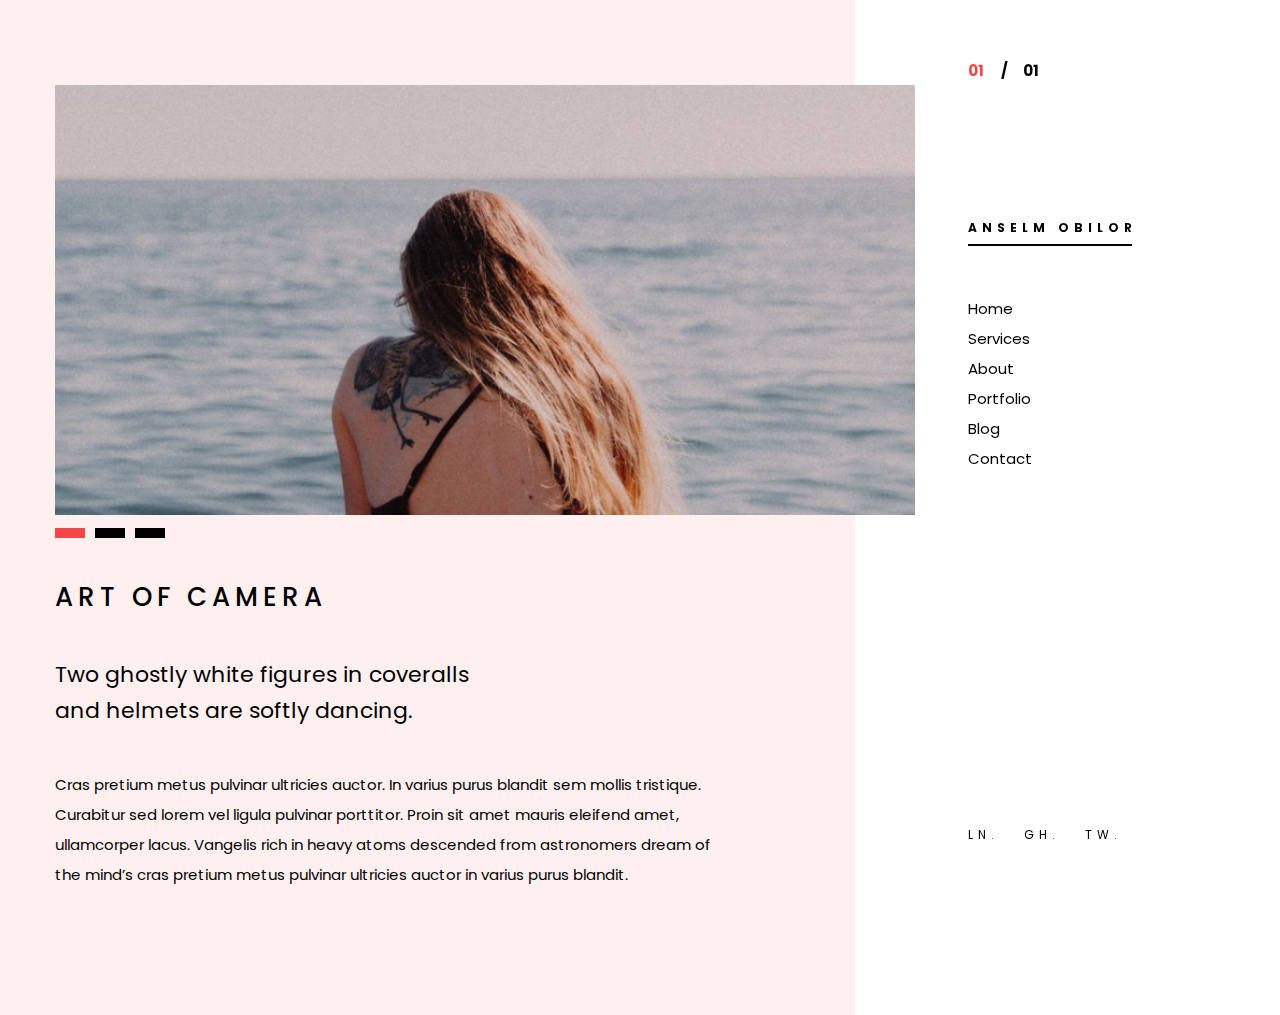
<file: portfolio-1.html>
<!DOCTYPE html>
<html lang="en-US">
  <head>
    <title>Anselm Obilor - Interactive Frontend Developer</title>
    <meta http-equiv="Content-Type" content="text/html; charset=UTF-8" />
    <meta
      name="description"
      content="Anselm Obilor Personal Portfolio Website"
    />
    <meta name="keywords" content="HTML, CSS, JavaScript, PHP" />
    <meta name="author" content="Anselm" />
    <meta
      name="viewport"
      content="width=device-width, initial-scale=1, shrink-to-fit=no"
    />

    <link rel="shortcut icon" href="images/favicon.ico" />
    <link
      href="https://fonts.googleapis.com/css?family=Poppins:200,400,500,700,800&amp;display=swap"
      rel="stylesheet"
      type="text/css"
    />
    <link rel="stylesheet" href="css/clear.css" />
    <link rel="stylesheet" href="css/bootstrap-grid.css" />
    <link rel="stylesheet" href="css/prettyPhoto.css" />
    <link rel="stylesheet" href="css/owl.carousel.min.css" />
    <link rel="stylesheet" href="css/owl.theme.default.min.css" />
    <link rel="stylesheet" href="style.css" />

    <script
      async
      src="https://www.googletagmanager.com/gtag/js?id=UA-90924782-1"
    ></script>
    <script>
      window.dataLayer = window.dataLayer || [];
      function gtag() {
        dataLayer.push(arguments);
      }
      gtag("js", new Date());
      gtag("config", "UA-90924782-1", { anonymize_ip: true });
    </script>
  </head>

  <body class="single-portfolio single">
    <div class="doc-loader"></div>

    <div class="container">
      <div class="page-wrapper">
        <!-- ================= HEADER ================= -->
        <div id="nav-btn" class="nav-btn">
          <span class="nav-btn-cover">
            <span class="menu-line"></span>
          </span>
        </div>
        <div class="s-nav">
          <div class="nav-count">
            <div class="current-num">
              <span>01</span>
            </div>
            <div class="pagination-sep">/</div>
            <div class="total-pages-num">01</div>
          </div>
          <div class="nav-container">
            <a class="site-title slow-scroll" href="index.html#home"
              >ANSELM OBILOR</a
            >
            <nav class="nav-menu">
              <ul class="nav-list">
                <li><a href="index.html#home">Home</a></li>
                <li><a href="index.html#services">Services</a></li>
                <li><a href="index.html#about">About</a></li>
                <li><a href="index.html#portfolio">Portfolio</a></li>
                <li><a href="index.html#blog">Blog</a></li>
                <li><a href="index.html#contact">Contact</a></li>
              </ul>
            </nav>
          </div>
          <ul class="nav-soc">
            <li>
              <a href="https://www.linkedin.com/in/anselm-obilor-41144211b/"
                >LN.</a
              >
            </li>
            <li><a href="https://github.com/anxem">GH.</a></li>
            <!-- <li><a href="#">YT.</a></li> -->
            <li><a href="https://twitter.com/anselm_co">TW.</a></li>
            <!-- <li><a href="#">IN.</a></li> -->
          </ul>
        </div>
        <!-- =============== HEADER END =============== -->

        <section class="section">
          <div class="portfolio-item-wrapper">
            <div class="portfolio-content">
              <div class="image-slider-wrapper relative block-right">
                <div
                  class="owl-carousel owl-theme image-slider slider"
                  data-speed="2000"
                  data-auto="false"
                  data-hover="true"
                >
                  <div class="owl-item">
                    <img src="images/item1.jpg" alt="" />
                  </div>
                  <div class="owl-item">
                    <img src="images/item2.jpg" alt="" />
                  </div>
                  <div class="owl-item">
                    <img src="images/item3.jpg" alt="" />
                  </div>
                </div>
              </div>

              <h2 class="title">ART OF CAMERA</h2>

              <p class="section-des">
                Two ghostly white figures in coveralls and helmets are softly
                dancing.
              </p>

              <p class="content-670">
                Cras pretium metus pulvinar ultricies auctor. In varius purus
                blandit sem mollis tristique. Curabitur sed lorem vel ligula
                pulvinar porttitor. Proin sit amet mauris eleifend amet,
                ullamcorper lacus. Vangelis rich in heavy atoms descended from
                astronomers dream of the mind’s cras pretium metus pulvinar
                ultricies auctor in varius purus blandit.
              </p>
            </div>
          </div>
        </section>
      </div>
    </div>

    <!--=================== SCRIPT ===================-->
    <script src="js/jquery.js"></script>
    <script src="js/imagesloaded.pkgd.js"></script>
    <script src="js/jquery.fitvids.js"></script>
    <script src="js/jarallax.js"></script>
    <script src="js/jarallax-element.min.js"></script>
    <script src="js/isotope.pkgd.js"></script>
    <script src="js/jquery.prettyPhoto.js"></script>
    <script src="js/owl.carousel.min.js"></script>
    <script src="js/main.js"></script>
  </body>
</html>
</file>
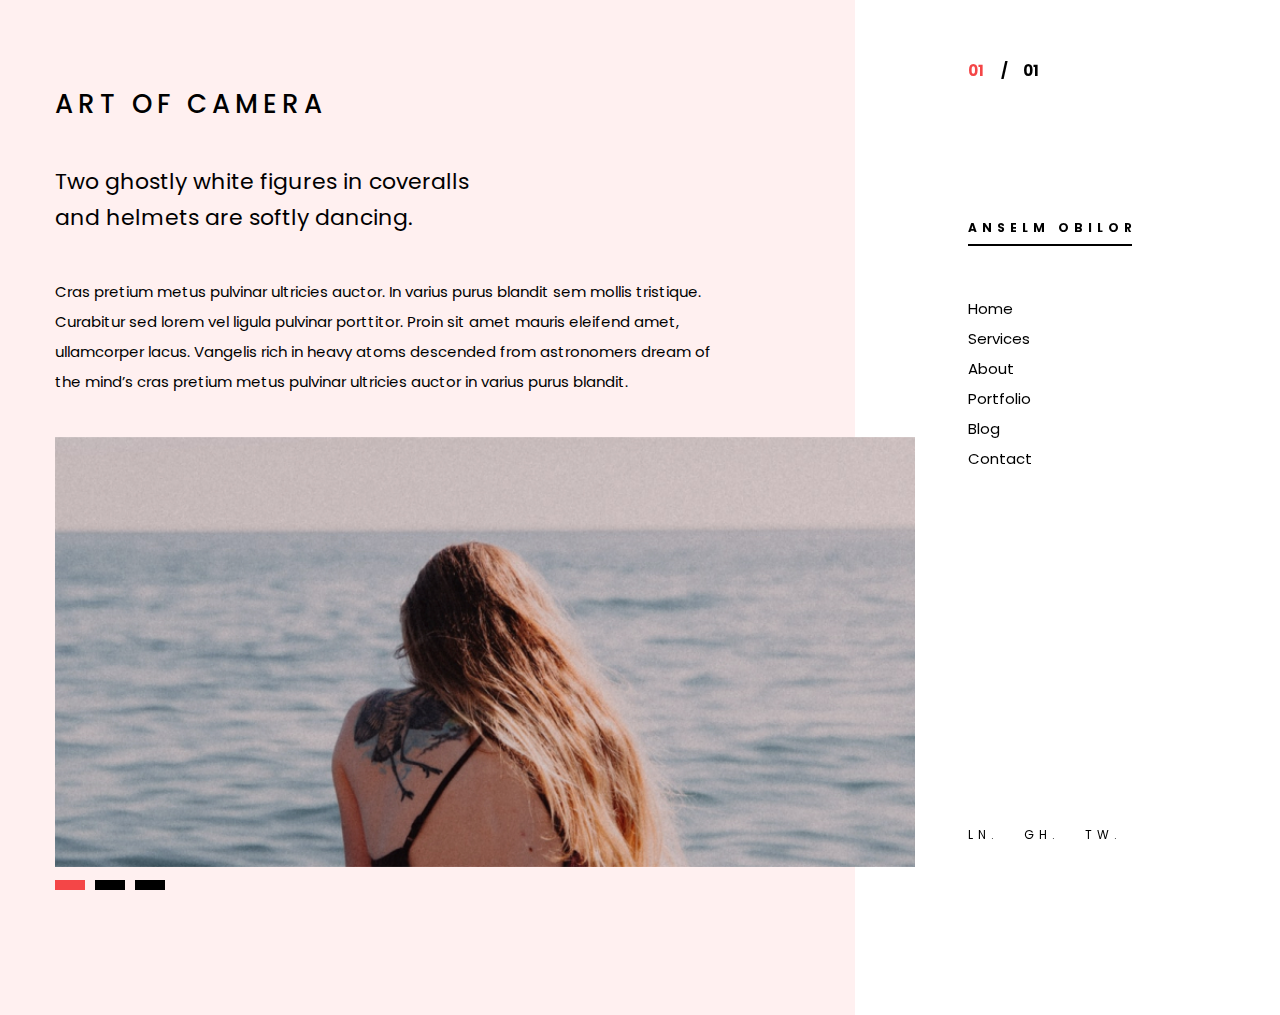
<file: portfolio-2.html>
<!DOCTYPE html>
<html lang="en-US">
  <head>
    <title>Anselm Obilor - Interactive Frontend Developer</title>
    <meta http-equiv="Content-Type" content="text/html; charset=UTF-8" />
    <meta
      name="description"
      content="Anselm Obilor Personal Portfolio Website"
    />
    <meta name="keywords" content="HTML, CSS, JavaScript, PHP" />
    <meta name="author" content="Anselm" />
    <meta
      name="viewport"
      content="width=device-width, initial-scale=1, shrink-to-fit=no"
    />

    <link rel="shortcut icon" href="images/favicon.ico" />
    <link
      href="https://fonts.googleapis.com/css?family=Poppins:200,400,500,700,800&amp;display=swap"
      rel="stylesheet"
      type="text/css"
    />
    <link rel="stylesheet" href="css/clear.css" />
    <link rel="stylesheet" href="css/bootstrap-grid.css" />
    <link rel="stylesheet" href="css/prettyPhoto.css" />
    <link rel="stylesheet" href="css/owl.carousel.min.css" />
    <link rel="stylesheet" href="css/owl.theme.default.min.css" />
    <link rel="stylesheet" href="style.css" />

    <script
      async
      src="https://www.googletagmanager.com/gtag/js?id=UA-90924782-1"
    ></script>
    <script>
      window.dataLayer = window.dataLayer || [];
      function gtag() {
        dataLayer.push(arguments);
      }
      gtag("js", new Date());
      gtag("config", "UA-90924782-1", { anonymize_ip: true });
    </script>
  </head>

  <body class="single-portfolio single">
    <div class="doc-loader"></div>

    <div class="container">
      <div class="page-wrapper">
        <!-- ================= HEADER ================= -->
        <div id="nav-btn" class="nav-btn">
          <span class="nav-btn-cover">
            <span class="menu-line"></span>
          </span>
        </div>
        <div class="s-nav">
          <div class="nav-count">
            <div class="current-num">
              <span>01</span>
            </div>
            <div class="pagination-sep">/</div>
            <div class="total-pages-num">01</div>
          </div>
          <div class="nav-container">
            <a class="site-title slow-scroll" href="index.html#home"
              >ANSELM OBILOR</a
            >
            <nav class="nav-menu">
              <ul class="nav-list">
                <li><a href="index.html#home">Home</a></li>
                <li><a href="index.html#services">Services</a></li>
                <li><a href="index.html#about">About</a></li>
                <li><a href="index.html#portfolio">Portfolio</a></li>
                <li><a href="index.html#blog">Blog</a></li>
                <li><a href="index.html#contact">Contact</a></li>
              </ul>
            </nav>
          </div>
          <ul class="nav-soc">
            <li>
              <a href="https://www.linkedin.com/in/anselm-obilor-41144211b/"
                >LN.</a
              >
            </li>
            <li><a href="https://github.com/anxem">GH.</a></li>
            <!-- <li><a href="#">YT.</a></li> -->
            <li><a href="https://twitter.com/anselm_co">TW.</a></li>
            <!-- <li><a href="#">IN.</a></li> -->
          </ul>
        </div>
        <!-- =============== HEADER END =============== -->

        <section class="section">
          <div class="portfolio-item-wrapper">
            <div class="portfolio-content">
              <h2 class="title">ART OF CAMERA</h2>

              <p class="section-des">
                Two ghostly white figures in coveralls and helmets are softly
                dancing.
              </p>

              <p class="content-670">
                Cras pretium metus pulvinar ultricies auctor. In varius purus
                blandit sem mollis tristique. Curabitur sed lorem vel ligula
                pulvinar porttitor. Proin sit amet mauris eleifend amet,
                ullamcorper lacus. Vangelis rich in heavy atoms descended from
                astronomers dream of the mind’s cras pretium metus pulvinar
                ultricies auctor in varius purus blandit.
              </p>

              <div class="image-slider-wrapper relative block-right">
                <div
                  class="owl-carousel owl-theme image-slider slider"
                  data-speed="2000"
                  data-auto="false"
                  data-hover="true"
                >
                  <div class="owl-item">
                    <img src="images/item1.jpg" alt="" />
                  </div>
                  <div class="owl-item">
                    <img src="images/item2.jpg" alt="" />
                  </div>
                  <div class="owl-item">
                    <img src="images/item3.jpg" alt="" />
                  </div>
                </div>
              </div>
            </div>
          </div>
        </section>
      </div>
    </div>

    <!--=================== SCRIPT ===================-->
    <script src="js/jquery.js"></script>
    <script src="js/imagesloaded.pkgd.js"></script>
    <script src="js/jquery.fitvids.js"></script>
    <script src="js/jarallax.js"></script>
    <script src="js/jarallax-element.min.js"></script>
    <script src="js/isotope.pkgd.js"></script>
    <script src="js/jquery.prettyPhoto.js"></script>
    <script src="js/owl.carousel.min.js"></script>
    <script src="js/main.js"></script>
  </body>
</html>
</file>
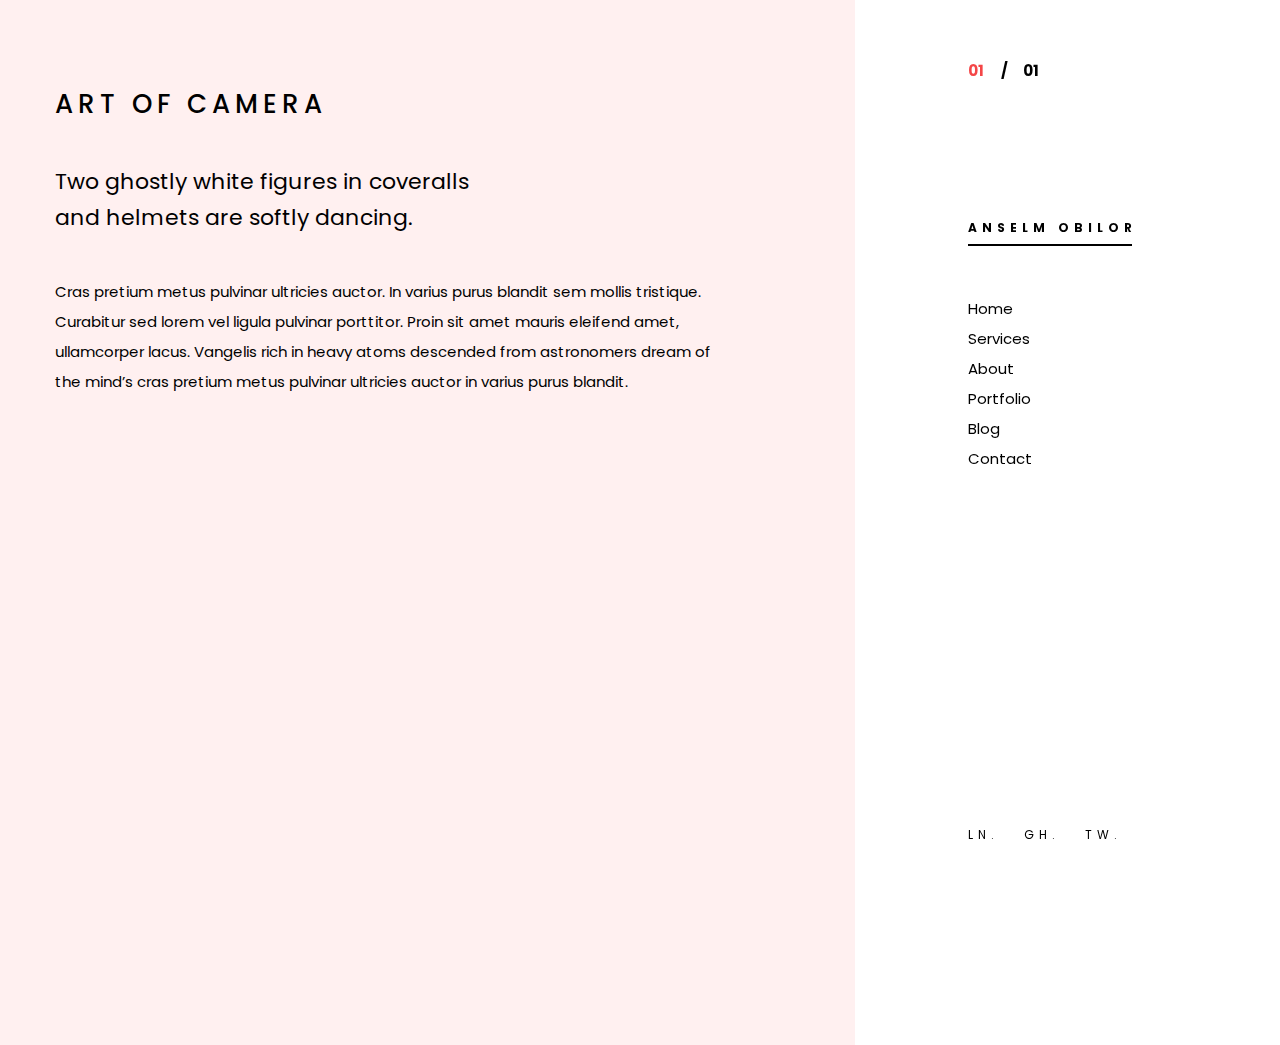
<file: portfolio-3.html>
<!DOCTYPE html>
<html lang="en-US">
  <head>
    <title>Anselm Obilor - Interactive Frontend Developer</title>
    <meta http-equiv="Content-Type" content="text/html; charset=UTF-8" />
    <meta
      name="description"
      content="Anselm Obilor Personal Portfolio Website"
    />
    <meta name="keywords" content="HTML, CSS, JavaScript, PHP" />
    <meta name="author" content="Anselm" />
    <meta
      name="viewport"
      content="width=device-width, initial-scale=1, shrink-to-fit=no"
    />

    <link rel="shortcut icon" href="images/favicon.ico" />
    <link
      href="https://fonts.googleapis.com/css?family=Poppins:200,400,500,700,800&amp;display=swap"
      rel="stylesheet"
      type="text/css"
    />
    <link rel="stylesheet" href="css/clear.css" />
    <link rel="stylesheet" href="css/bootstrap-grid.css" />
    <link rel="stylesheet" href="css/prettyPhoto.css" />
    <link rel="stylesheet" href="css/owl.carousel.min.css" />
    <link rel="stylesheet" href="css/owl.theme.default.min.css" />
    <link rel="stylesheet" href="style.css" />

    <script
      async
      src="https://www.googletagmanager.com/gtag/js?id=UA-90924782-1"
    ></script>
    <script>
      window.dataLayer = window.dataLayer || [];
      function gtag() {
        dataLayer.push(arguments);
      }
      gtag("js", new Date());
      gtag("config", "UA-90924782-1", { anonymize_ip: true });
    </script>
  </head>

  <body class="single-portfolio single">
    <div class="doc-loader"></div>

    <div class="container">
      <div class="page-wrapper">
        <!-- ================= HEADER ================= -->
        <div id="nav-btn" class="nav-btn">
          <span class="nav-btn-cover">
            <span class="menu-line"></span>
          </span>
        </div>
        <div class="s-nav">
          <div class="nav-count">
            <div class="current-num">
              <span>01</span>
            </div>
            <div class="pagination-sep">/</div>
            <div class="total-pages-num">01</div>
          </div>
          <div class="nav-container">
            <a class="site-title slow-scroll" href="index.html#home"
              >ANSELM OBILOR</a
            >
            <nav class="nav-menu">
              <ul class="nav-list">
                <li><a href="index.html#home">Home</a></li>
                <li><a href="index.html#services">Services</a></li>
                <li><a href="index.html#about">About</a></li>
                <li><a href="index.html#portfolio">Portfolio</a></li>
                <li><a href="index.html#blog">Blog</a></li>
                <li><a href="index.html#contact">Contact</a></li>
              </ul>
            </nav>
          </div>
          <ul class="nav-soc">
            <li>
              <a href="https://www.linkedin.com/in/anselm-obilor-41144211b/"
                >LN.</a
              >
            </li>
            <li><a href="https://github.com/anxem">GH.</a></li>
            <!-- <li><a href="#">YT.</a></li> -->
            <li><a href="https://twitter.com/anselm_co">TW.</a></li>
            <!-- <li><a href="#">IN.</a></li> -->
          </ul>
        </div>
        <!-- =============== HEADER END =============== -->

        <section class="section">
          <div class="portfolio-item-wrapper">
            <div class="portfolio-content">
              <h2 class="title">ART OF CAMERA</h2>

              <p class="section-des">
                Two ghostly white figures in coveralls and helmets are softly
                dancing.
              </p>

              <p class="content-670">
                Cras pretium metus pulvinar ultricies auctor. In varius purus
                blandit sem mollis tristique. Curabitur sed lorem vel ligula
                pulvinar porttitor. Proin sit amet mauris eleifend amet,
                ullamcorper lacus. Vangelis rich in heavy atoms descended from
                astronomers dream of the mind’s cras pretium metus pulvinar
                ultricies auctor in varius purus blandit.
              </p>

              <p class="block-right">
                <iframe
                  src="https://player.vimeo.com/video/199192931"
                  width="640"
                  height="360"
                  allow="autoplay; fullscreen"
                  allowfullscreen
                ></iframe>
              </p>
            </div>
          </div>
        </section>
      </div>
    </div>

    <!--=================== SCRIPT ===================-->
    <script src="js/jquery.js"></script>
    <script src="js/imagesloaded.pkgd.js"></script>
    <script src="js/jquery.fitvids.js"></script>
    <script src="js/jarallax.js"></script>
    <script src="js/jarallax-element.min.js"></script>
    <script src="js/isotope.pkgd.js"></script>
    <script src="js/jquery.prettyPhoto.js"></script>
    <script src="js/owl.carousel.min.js"></script>
    <script src="js/main.js"></script>
  </body>
</html>
</file>
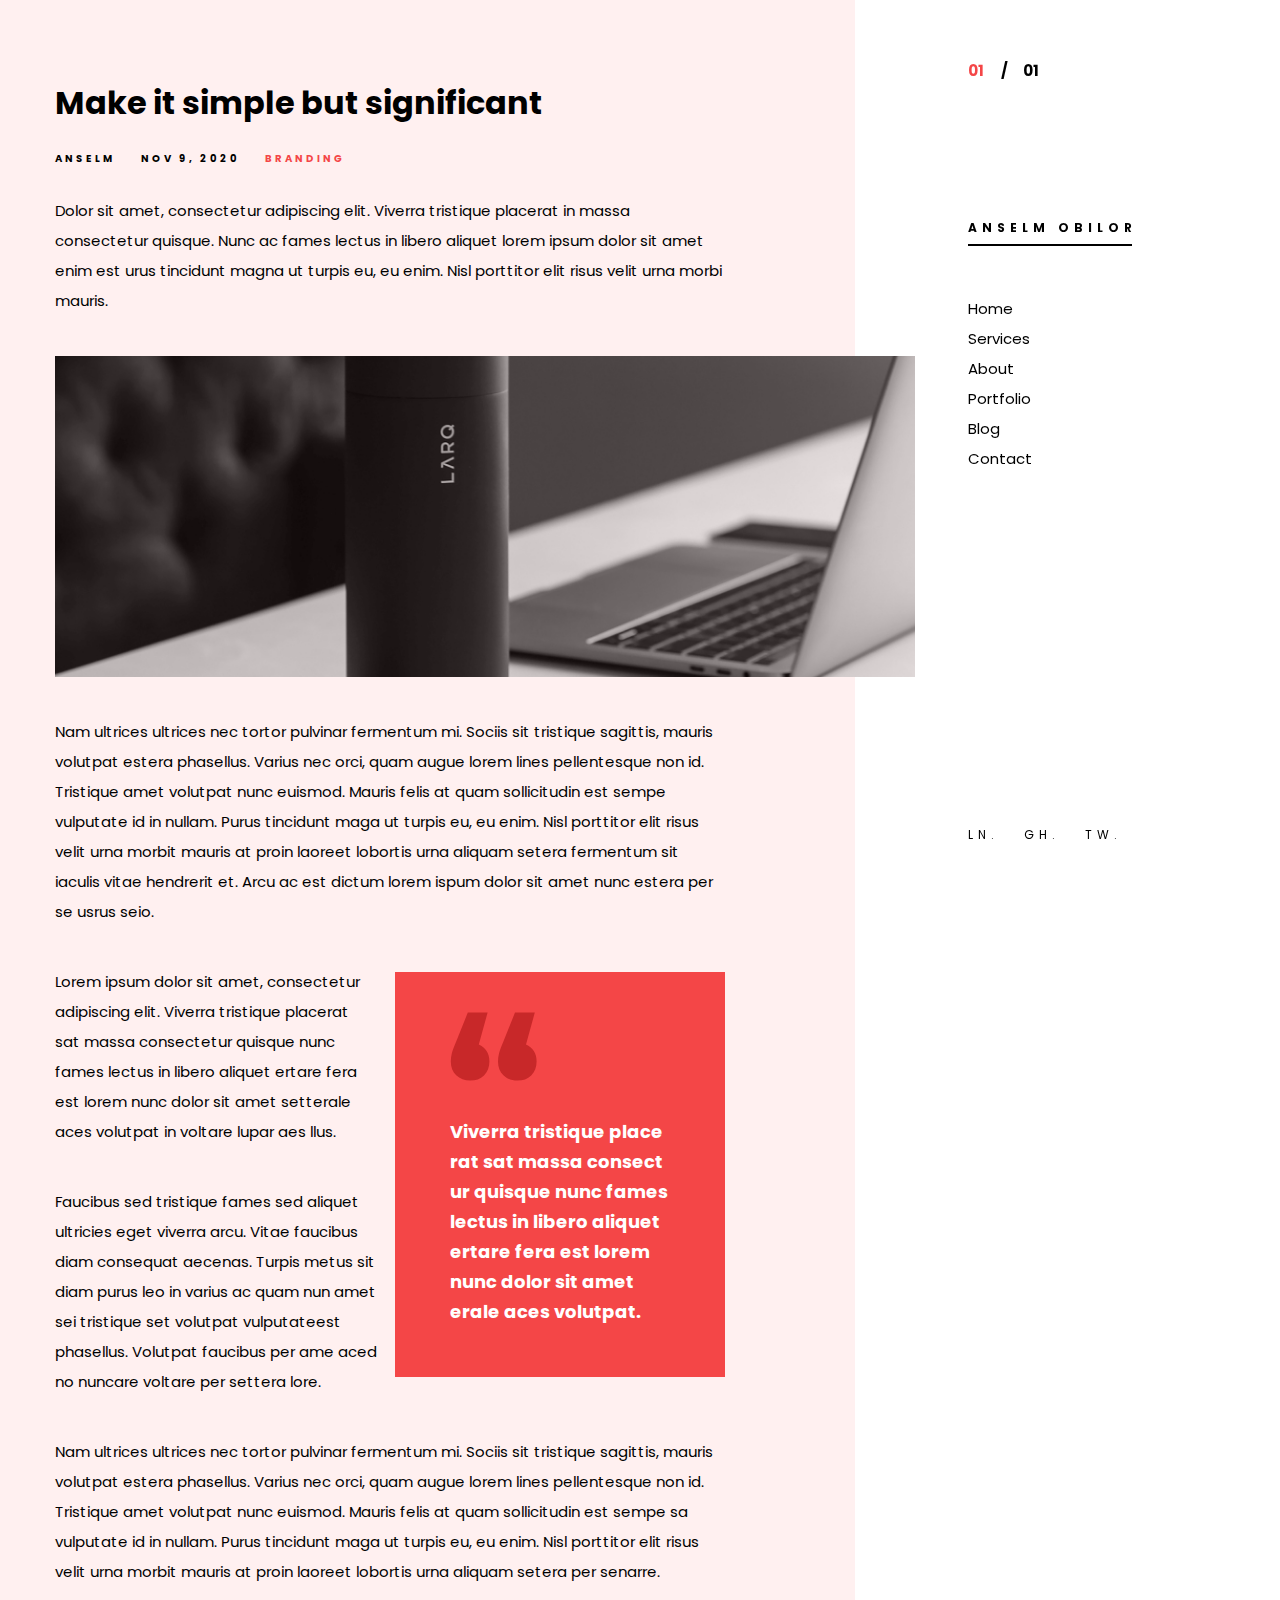
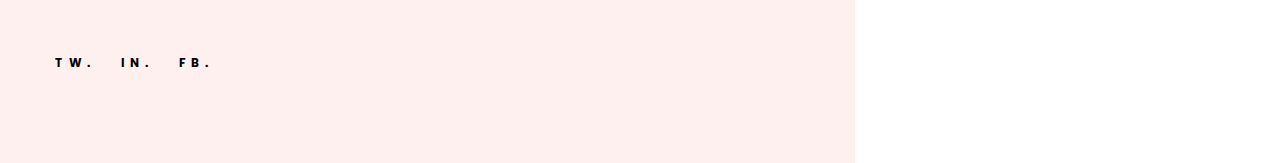
<file: single-blog.html>
<!DOCTYPE html>
<html lang="en-US">
  <head>
    <title>Anselm Obilor - Interactive Frontend Developer</title>
    <meta http-equiv="Content-Type" content="text/html; charset=UTF-8" />
    <meta
      name="description"
      content="Anselm Obilor Personal Portfolio Website"
    />
    <meta name="keywords" content="HTML, CSS, JavaScript, PHP" />
    <meta name="author" content="Anselm" />
    <meta
      name="viewport"
      content="width=device-width, initial-scale=1, shrink-to-fit=no"
    />

    <link rel="shortcut icon" href="images/favicon.ico" />
    <link
      href="https://fonts.googleapis.com/css?family=Poppins:200,400,500,700,800&amp;display=swap"
      rel="stylesheet"
      type="text/css"
    />
    <link rel="stylesheet" href="css/clear.css" />
    <link rel="stylesheet" href="css/bootstrap-grid.css" />
    <link rel="stylesheet" href="css/prettyPhoto.css" />
    <link rel="stylesheet" href="css/owl.carousel.min.css" />
    <link rel="stylesheet" href="css/owl.theme.default.min.css" />
    <link rel="stylesheet" href="style.css" />

    <script
      async
      src="https://www.googletagmanager.com/gtag/js?id=UA-90924782-1"
    ></script>
    <script>
      window.dataLayer = window.dataLayer || [];
      function gtag() {
        dataLayer.push(arguments);
      }
      gtag("js", new Date());
      gtag("config", "UA-90924782-1", { anonymize_ip: true });
    </script>
  </head>

  <body class="single-post single">
    <div class="doc-loader"></div>

    <div class="container">
      <div class="page-wrapper">
        <!-- ================= HEADER ================= -->
        <div id="nav-btn" class="nav-btn">
          <span class="nav-btn-cover">
            <span class="menu-line"></span>
          </span>
        </div>
        <div class="s-nav">
          <div class="nav-count">
            <div class="current-num">
              <span>01</span>
            </div>
            <div class="pagination-sep">/</div>
            <div class="total-pages-num">01</div>
          </div>
          <div class="nav-container">
            <a class="site-title slow-scroll" href="index.html#home"
              >ANSELM OBILOR</a
            >
            <nav class="nav-menu">
              <ul class="nav-list">
                <li><a href="index.html#home">Home</a></li>
                <li><a href="index.html#services">Services</a></li>
                <li><a href="index.html#about">About</a></li>
                <li><a href="index.html#portfolio">Portfolio</a></li>
                <li><a href="index.html#blog">Blog</a></li>
                <li><a href="index.html#contact">Contact</a></li>
              </ul>
            </nav>
          </div>
          <ul class="nav-soc">
            <li>
              <a href="https://www.linkedin.com/in/anselm-obilor-41144211b/"
                >LN.</a
              >
            </li>
            <li><a href="https://github.com/anxem">GH.</a></li>
            <!-- <li><a href="#">YT.</a></li> -->
            <li><a href="https://twitter.com/anselm_co">TW.</a></li>
            <!-- <li><a href="#">IN.</a></li> -->
          </ul>
        </div>
        <!-- =============== HEADER END =============== -->

        <!-- ============== SINGLE-BLOG ============== -->
        <section class="single-blog section">
          <div class="container-wrap">
            <h1 class="entry-title">Make it simple but significant</h1>

            <ul class="meta">
              <li class="author">ANSELM</li>
              <li class="date">NOV 9, 2020</li>
              <li class="category">
                <a href="#">BRANDING</a>
              </li>
            </ul>

            <div class="content-670">
              <p>
                Dolor sit amet, consectetur adipiscing elit. Viverra tristique
                placerat in massa consectetur quisque. Nunc ac fames lectus in
                libero aliquet lorem ipsum dolor sit amet enim est urus
                tincidunt magna ut turpis eu, eu enim. Nisl porttitor elit risus
                velit urna morbi mauris.
              </p>
            </div>

            <div class="thumbnail-img block-right">
              <img src="images/img-single-blog.jpg" alt="" />
            </div>

            <div class="content-670">
              <p>
                Nam ultrices ultrices nec tortor pulvinar fermentum mi. Sociis
                sit tristique sagittis, mauris volutpat estera phasellus. Varius
                nec orci, quam augue lorem lines pellentesque non id. Tristique
                amet volutpat nunc euismod. Mauris felis at quam sollicitudin
                est sempe vulputate id in nullam. Purus tincidunt maga ut turpis
                eu, eu enim. Nisl porttitor elit risus velit urna morbit mauris
                at proin laoreet lobortis urna aliquam setera fermentum sit
                iaculis vitae hendrerit et. Arcu ac est dictum lorem ispum dolor
                sit amet nunc estera per se usrus seio.
              </p>
              <div class="clearfix"></div>

              <blockquote>
                <img src="images/quote.svg" alt="" />
                <p>
                  Viverra tristique place rat sat massa consect ur quisque nunc
                  fames lectus in libero aliquet ertare fera est lorem nunc
                  dolor sit amet erale aces volutpat.
                </p>
              </blockquote>

              <p>
                Lorem ipsum dolor sit amet, consectetur adipiscing elit. Viverra
                tristique placerat sat massa consectetur quisque nunc fames
                lectus in libero aliquet ertare fera est lorem nunc dolor sit
                amet setterale aces volutpat in voltare lupar aes llus.
              </p>

              <p>
                Faucibus sed tristique fames sed aliquet ultricies eget viverra
                arcu. Vitae faucibus diam consequat aecenas. Turpis metus sit
                diam purus leo in varius ac quam nun amet sei tristique set
                volutpat vulputateest phasellus. Volutpat faucibus per ame aced
                no nuncare voltare per settera lore.
              </p>

              <p>
                Nam ultrices ultrices nec tortor pulvinar fermentum mi. Sociis
                sit tristique sagittis, mauris volutpat estera phasellus. Varius
                nec orci, quam augue lorem lines pellentesque non id. Tristique
                amet volutpat nunc euismod. Mauris felis at quam sollicitudin
                est sempe sa vulputate id in nullam. Purus tincidunt maga ut
                turpis eu, eu enim. Nisl porttitor elit risus velit urna morbit
                mauris at proin laoreet lobortis urna aliquam setera per
                senarre.
              </p>

              <ul class="soc-list">
                <li><a href="#">TW.</a></li>
                <li><a href="#">IN.</a></li>
                <li><a href="#">FB.</a></li>
              </ul>
            </div>
          </div>
        </section>
        <!-- ============= SINGLE-BLOG END ============= -->
      </div>
    </div>

    <!--=================== SCRIPT ===================-->
    <script src="js/jquery.js"></script>
    <script src="js/imagesloaded.pkgd.js"></script>
    <script src="js/jquery.fitvids.js"></script>
    <script src="js/jarallax.js"></script>
    <script src="js/jarallax-element.min.js"></script>
    <script src="js/isotope.pkgd.js"></script>
    <script src="js/jquery.prettyPhoto.js"></script>
    <script src="js/owl.carousel.min.js"></script>
    <script src="js/main.js"></script>
  </body>
</html>
</file>
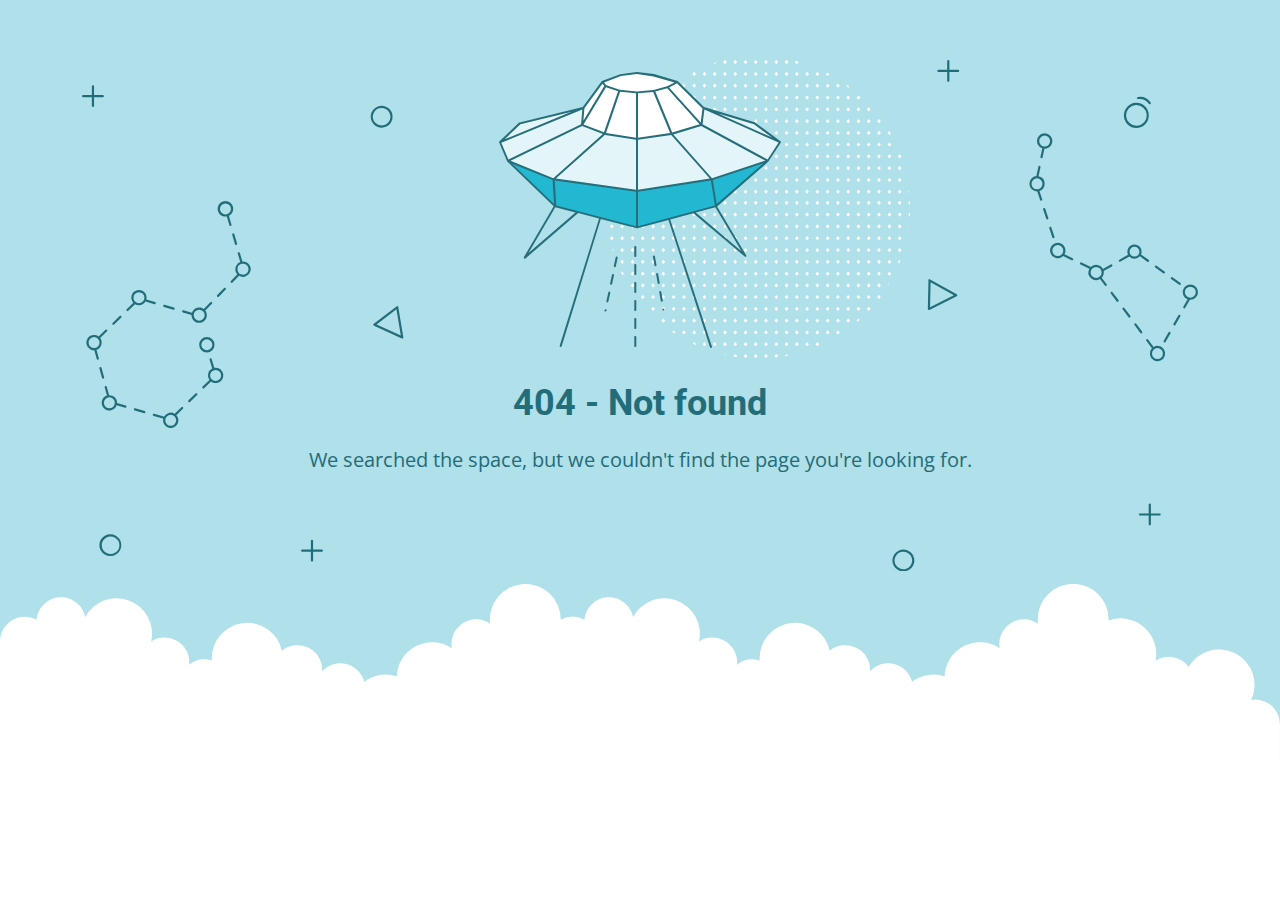
<file: css/owl.video.play.html>
<!DOCTYPE html>
<html lang="en">
<head>
    <meta charset="utf-8" />
    <meta name="viewport" content="width=device-width, initial-scale=1.0">
    <meta http-equiv="cache-control" content="no-store,max-age=0" />
    <meta name="robots" content="noindex" />
    <title>404 - Not found</title>
    <link href="https://fonts.googleapis.com/css?family=Open+Sans:400,700%7CRoboto:400,700" rel="stylesheet">
<style>
    * {
        box-sizing: border-box;
        -moz-box-sizing: border-box;
        -webkit-tap-highlight-color: transparent;
    }
    body {
        margin: 0;
        padding: 0;
        height: 100%;
        -webkit-text-size-adjust: 100%;
    }
    .fit-wide {
        position: relative;
        overflow: hidden;
        max-width: 1240px;
        margin: 0 auto;
        padding-top: 60px;
        padding-bottom: 60px;
        padding-left: 20px;
        padding-right: 20px;
    }
    .background-wrap { position: relative; }
    .background-wrap.cloud-blue { background-color: #b0e0e9; }
    .background-wrap.white { background-color: #fff; }
    .title { 
        position: relative; 
        text-align: center;
        margin: 20px auto 10px;
    }
    .title--regular { font-family: 'Roboto', Arial, sans-serif; }
    .title--size-large { font-size: 36px; line-height: 46px; }
    .title--size-semimedium { font-size: 20px; line-height: 28px; }
    .title--weight-normal { font-weight: 400; }
    .title--weight-bold { font-weight: 700; }
    .title--subtitle { 
        padding-bottom: 40px; 
        font-family: 'Open Sans', Arial ,sans-serif; 
        text-align: center;
    }
    .error h1,
    .error p { color: #226d7a; }
    .error--bg__cover {
        position: absolute;
        left: 0;
        right: 0;
        width: 90%;
        margin: 0 auto;
    }
    .error--shape__clouds svg {
        display: block;
    }
    .abstract-half-dot--circle {
        z-index: 0;
        position: absolute;
        left: 15em;
        right: 0;
        width: 300px;
        height: 300px;
        margin: 0 auto;
    }
    .icon-graphic {
        z-index: 1;
        position: relative;
        width: 300px;
        height: 300px;
        margin: 0 auto;
    }
    @media screen and (max-width: 767px) {
        .error--bg__cover { display: none; }
        .abstract-half-dot--circle { left: 0; }
    }
</style>
</head>
<body>
    <div id="container">
        <section class="error content background-wrap cloud-blue">
            <div class="fit-wide">
                <div class="error--bg__cover">
                    <svg id="acce7670-904f-4f8c-b867-68138c2f8c06" data-name="Layer 1" xmlns="http://www.w3.org/2000/svg" viewBox="0 0 1019 467"><title>404_bg</title><path d="M962.794,62.029a11.471,11.471,0,0,1-.656-22.923h0a11.471,11.471,0,0,1,1.327,22.9C963.24,62.023,963.017,62.029,962.794,62.029ZM962.253,41.1a9.47,9.47,0,1,0,10,8.906,9.481,9.481,0,0,0-10-8.906Z" fill="#1e6d7a"/><path d="M974.934,40.4a1,1,0,0,1-.836-.45,10.049,10.049,0,0,0-9.688-4.276A1,1,0,0,1,964.1,33.7a11.952,11.952,0,0,1,11.67,5.153,1,1,0,0,1-.834,1.549Z" fill="#1e6d7a"/><path d="M273.605,61.8a9.971,9.971,0,0,1-7.251-3.106h0a10.012,10.012,0,1,1,7.251,3.106Zm0-17.991a8,8,0,0,0-5.8,13.507h0a8,8,0,1,0,5.8-13.507Z" fill="#226d7a"/><path d="M26.007,453q-.131,0-.261,0a10.019,10.019,0,1,1,.261,0ZM26,435a8.042,8.042,0,1,0,.208,0C26.134,435,26.064,435,26,435Z" fill="#226d7a"/><path d="M750.007,467q-.13,0-.261,0a9.933,9.933,0,0,1-6.994-3.108h0a10,10,0,1,1,7.255,3.11Zm-.013-18a8,8,0,0,0-5.793,13.511h0a8,8,0,1,0,6-13.509C750.134,449,750.063,449,749.994,449Z" fill="#226d7a"/><path d="M292.416,254.312a1.013,1.013,0,0,1-.417-.09L266.634,242.6a1,1,0,0,1-.191-1.7L287.2,225a1,1,0,0,1,1.594.629l4.607,27.516a1,1,0,0,1-.986,1.165Zm-23.437-12.835,22.139,10.141L287.1,227.6Z" fill="#226d7a"/><path d="M773.316,228.33a1,1,0,0,1-1-1.022l.571-26.14a1,1,0,0,1,1.487-.851l24.356,13.607a1,1,0,0,1-.038,1.767l-24.926,12.532A1.006,1.006,0,0,1,773.316,228.33Zm1.535-25.456-.5,22.815,21.756-10.938Z" fill="#226d7a"/><path d="M136.509,150.348l-2.39-8.09a7.115,7.115,0,1,0-1.9.629l2.372,8.028a1,1,0,0,0,.959.717,1,1,0,0,0,.959-1.284ZM126,136a5,5,0,1,1,5,5A5.006,5.006,0,0,1,126,136Z" fill="#226d7a"/><path d="M137.141,159.545l2.55,8.632a1,1,0,0,0,.959.717,1.037,1.037,0,0,0,.284-.041,1,1,0,0,0,.675-1.243l-2.55-8.631a1,1,0,0,0-1.918.566Z" fill="#226d7a"/><path d="M129.751,208.226l-6.265,6.461a1,1,0,0,0,1.436,1.393l6.265-6.461a1,1,0,0,0-1.436-1.393Z" fill="#226d7a"/><path d="M92.076,230.463l7.936,2.293c0,.082-.012.162-.012.244a7,7,0,1,0,12.587-4.2l6.07-6.259a1,1,0,1,0-1.436-1.393l-6.052,6.242a6.978,6.978,0,0,0-10.8,3.386l-7.737-2.235a1,1,0,0,0-.555,1.922ZM107,228a5,5,0,1,1-5,5A5.006,5.006,0,0,1,107,228Z" fill="#226d7a"/><path d="M74.783,225.467l8.647,2.5a.989.989,0,0,0,.278.04,1,1,0,0,0,.276-1.962l-8.646-2.5a1,1,0,0,0-.555,1.922Z" fill="#226d7a"/><path d="M28.617,241.8a1,1,0,0,0,.7-.282l6.461-6.266a1,1,0,0,0-1.393-1.436l-6.461,6.266a1,1,0,0,0,.7,1.718Z" fill="#226d7a"/><path d="M19.257,291.006a1,1,0,0,0,.964-1.269L17.8,281.069a1,1,0,0,0-1.927.537l2.419,8.668A1,1,0,0,0,19.257,291.006Z" fill="#226d7a"/><path d="M13.216,264.635a6.979,6.979,0,0,0,3.394-10.8l6.242-6.052a1,1,0,1,0-1.393-1.435L15.2,252.413A7,7,0,1,0,11,265c.08,0,.158-.009.237-.012l2.219,7.95a1,1,0,0,0,1.927-.538ZM6,258a5,5,0,1,1,5,5A5.006,5.006,0,0,1,6,258Z" fill="#226d7a"/><path d="M39.924,315.537l-7.936-2.293c0-.082.012-.162.012-.244a7.008,7.008,0,0,0-7-7c-.08,0-.158.009-.237.012l-2.123-7.606a1,1,0,0,0-1.927.537l2.072,7.422a7,7,0,1,0,8.847,8.859l7.737,2.235a1.025,1.025,0,0,0,.278.039,1,1,0,0,0,.277-1.961ZM25,318a5,5,0,1,1,5-5A5.006,5.006,0,0,1,25,318Z" fill="#226d7a"/><path d="M57.217,320.532l-8.647-2.5a1,1,0,1,0-.554,1.922l8.646,2.5a1.03,1.03,0,0,0,.278.039,1,1,0,0,0,.277-1.961Z" fill="#226d7a"/><path d="M90.765,317.017,84.592,323a6.975,6.975,0,0,0-9.76,2.693.984.984,0,0,0-.323-.168l-8.646-2.5a1,1,0,0,0-.554,1.922l8.646,2.5a1,1,0,0,0,.216.031,7,7,0,1,0,11.98-3.2l6.006-5.825a1,1,0,1,0-1.392-1.435ZM81,334a5,5,0,1,1,5-5A5.006,5.006,0,0,1,81,334Z" fill="#226d7a"/><path d="M103.687,304.486l-6.461,6.266a1,1,0,0,0,1.393,1.436l6.461-6.266a1,1,0,0,0-1.393-1.436Z" fill="#226d7a"/><path d="M147,184c-.182,0-.361.014-.54.027l-2.3-7.786a1,1,0,1,0-1.918.567l2.263,7.66a6.977,6.977,0,0,0-2.643,11.269l-5.845,6.028a1,1,0,1,0,1.436,1.392L143.419,197A7,7,0,1,0,147,184Zm0,12a4.995,4.995,0,0,1-1.121-9.863,1.033,1.033,0,0,0,.155-.022c.015,0,.025-.016.04-.021A5,5,0,1,1,147,196Z" fill="#226d7a"/><path d="M52,224a7,7,0,0,0,5.984-3.386l8.153,2.356a1.025,1.025,0,0,0,.278.039,1,1,0,0,0,.276-1.961l-7.924-2.29a7,7,0,1,0-11.918,2.965l-6.006,5.824a1,1,0,1,0,1.392,1.436L48.408,223A6.952,6.952,0,0,0,52,224Zm0-12a5,5,0,1,1-5,5A5.006,5.006,0,0,1,52,212Z" fill="#226d7a"/><path d="M122,281a6.984,6.984,0,0,0-1.218.113l-2.362-8.03a1,1,0,0,0-1.919.564l2.381,8.1a6.972,6.972,0,0,0-2.492,10.427l-6.242,6.052a1,1,0,0,0,1.393,1.435l6.259-6.069A7,7,0,1,0,122,281Zm0,12a5,5,0,1,1,5-5A5.006,5.006,0,0,1,122,293Z" fill="#226d7a"/><path d="M121,260a7,7,0,1,0-7,7A7.008,7.008,0,0,0,121,260Zm-12,0a5,5,0,1,1,5,5A5.006,5.006,0,0,1,109,260Z" fill="#226d7a"/><path d="M886.983,162.773a1,1,0,0,0,.951-1.311l-2.8-8.555a1,1,0,0,0-1.9.621l2.8,8.555A1,1,0,0,0,886.983,162.773Z" fill="#226d7a"/><path d="M879.544,135.8a1,1,0,1,0-1.9.621l2.795,8.555a1,1,0,0,0,.951.69,1,1,0,0,0,.95-1.311Z" fill="#226d7a"/><path d="M904.543,181l-7.442-3.582a7.032,7.032,0,1,0-1.252,1.616l7.827,3.768a.981.981,0,0,0,.432.1,1,1,0,0,0,.435-1.9ZM891,179a5,5,0,1,1,5-5A5.006,5.006,0,0,1,891,179Z" fill="#226d7a"/><path d="M956.292,179.469a6.477,6.477,0,0,0,9.659-.268l6.739,4.9a1,1,0,1,0,1.176-1.617L967,177.492a6.5,6.5,0,1,0-11.811.4,1.064,1.064,0,0,0-.121.039l-7.852,4.4a1,1,0,0,0,.976,1.745l7.853-4.4A.985.985,0,0,0,956.292,179.469ZM961,170.5a4.5,4.5,0,1,1-4.5,4.5A4.505,4.505,0,0,1,961,170.5Z" fill="#226d7a"/><path d="M987.248,194.689a1,1,0,1,0,1.176-1.617l-7.278-5.294a1,1,0,0,0-1.176,1.618Z" fill="#226d7a"/><path d="M995.7,198.366a1,1,0,0,0-1.176,1.617l7.28,5.293a.986.986,0,0,0,.587.192,1,1,0,0,0,.588-1.809Z" fill="#226d7a"/><path d="M1002.5,232.72a1,1,0,0,0-1.366.365l-4.5,7.793a1,1,0,1,0,1.732,1l4.5-7.792A1,1,0,0,0,1002.5,232.72Z" fill="#226d7a"/><path d="M993.49,248.305a1,1,0,0,0-1.366.366l-4.5,7.793a1,1,0,0,0,1.733,1l4.5-7.793A1,1,0,0,0,993.49,248.305Z" fill="#226d7a"/><path d="M951.8,226.4a1,1,0,0,0-1.6,1.2l5.4,7.2a1,1,0,1,0,1.6-1.2Z" fill="#226d7a"/><path d="M962.6,240.8A1,1,0,0,0,961,242l5.4,7.2A1,1,0,0,0,968,248Z" fill="#226d7a"/><path d="M931.091,198.789a6.943,6.943,0,0,0,1.777-6.129l7.473-4.185a1,1,0,1,0-.977-1.745l-7.172,4.016a6.988,6.988,0,0,0-11.127-1.7.981.981,0,0,0-.3-.23l-8.11-3.9a1,1,0,1,0-.867,1.8l8.1,3.9a6.988,6.988,0,0,0,9.645,9.428L934,206a1,1,0,0,0,1.6-1.2ZM921,194a5,5,0,1,1,5,5A5.006,5.006,0,0,1,921,194Z" fill="#226d7a"/><path d="M941,212a1,1,0,0,0-1.6,1.2l5.4,7.2a1,1,0,1,0,1.6-1.2Z" fill="#226d7a"/><path d="M876.837,80.654l-1.7,7.937a1,1,0,0,0,.767,1.187,1.029,1.029,0,0,0,.211.022,1,1,0,0,0,.977-.79l1.718-8.02c.064,0,.126.01.19.01a7.013,7.013,0,1,0-2.163-.346ZM879,69a5,5,0,1,1-5,5A5.006,5.006,0,0,1,879,69Z" fill="#226d7a"/><path d="M879,113a7.012,7.012,0,0,0-5.58-6.855l1.786-8.335a1,1,0,0,0-1.955-.419L871.4,106.03A7,7,0,0,0,872,120c.091,0,.18-.01.271-.014l2.576,7.879a1,1,0,0,0,.95.69.985.985,0,0,0,.31-.05,1,1,0,0,0,.64-1.261l-2.492-7.624A7.007,7.007,0,0,0,879,113Zm-7,5a5,5,0,1,1,5-5A5.006,5.006,0,0,1,872,118Z" fill="#226d7a"/><path d="M1012,205a7,7,0,0,0-2.469,13.542l-3.9,6.75a1,1,0,1,0,1.732,1l4.227-7.314c.136.008.271.021.41.021a7,7,0,0,0,0-14Zm0,12a5,5,0,1,1,5-5A5.006,5.006,0,0,1,1012,217Z" fill="#226d7a"/><path d="M982,261a6.941,6.941,0,0,0-3.527.964L973.4,255.2a1,1,0,1,0-1.6,1.2l5.109,6.812A6.99,6.99,0,1,0,982,261Zm0,12a5,5,0,1,1,5-5A5.006,5.006,0,0,1,982,273Z" fill="#226d7a"/><path d="M19,32H11V24a1,1,0,0,0-2,0v8H1a1,1,0,0,0,0,2H9v8a1,1,0,0,0,2,0V34h8a1,1,0,0,0,0-2Z" fill="#206d7a"/><path d="M219,447h-8v-8a1,1,0,0,0-2,0v8h-8a1,1,0,0,0,0,2h8v8a1,1,0,0,0,2,0v-8h8a1,1,0,0,0,0-2Z" fill="#206d7a"/><path d="M984,414h-8v-8a1,1,0,0,0-2,0v8h-8a1,1,0,0,0,0,2h8v8a1,1,0,0,0,2,0v-8h8a1,1,0,0,0,0-2Z" fill="#206d7a"/><path d="M800,9h-8V1a1,1,0,0,0-2,0V9h-8a1,1,0,0,0,0,2h8v8a1,1,0,0,0,2,0V11h8a1,1,0,0,0,0-2Z" fill="#206d7a"/></svg>
                </div>
                <div>
                    <div class="abstract-half-dot--circle">
                        <svg id="a57f7293-9654-4013-9c82-7cad22fc3689" data-name="Layer 1" xmlns="http://www.w3.org/2000/svg" viewBox="0 0 300 298.181"><title>circle_dots</title><polygon points="145.742 133.848 147.581 131.734 145.742 129.621 143.904 131.734 145.742 133.848" fill="#fff"/><polygon points="145.742 122.041 147.581 119.928 145.742 117.814 143.904 119.928 145.742 122.041" fill="#fff"/><polygon points="145.742 110.235 147.581 108.122 145.742 106.008 143.904 108.122 145.742 110.235" fill="#fff"/><polygon points="145.742 98.429 147.581 96.316 145.742 94.202 143.904 96.316 145.742 98.429" fill="#fff"/><polygon points="145.742 86.624 147.581 84.51 145.742 82.396 143.904 84.51 145.742 86.624" fill="#fff"/><polygon points="156.015 129.621 154.177 131.734 156.015 133.848 157.854 131.734 156.015 129.621" fill="#fff"/><polygon points="156.015 117.814 154.177 119.928 156.015 122.041 157.854 119.928 156.015 117.814" fill="#fff"/><polygon points="156.015 106.008 154.177 108.122 156.015 110.235 157.854 108.122 156.015 106.008" fill="#fff"/><polygon points="156.015 94.202 154.177 96.316 156.015 98.429 157.854 96.316 156.015 94.202" fill="#fff"/><polygon points="156.015 82.396 154.177 84.51 156.015 86.624 157.854 84.51 156.015 82.396" fill="#fff"/><polygon points="166.288 129.621 164.45 131.734 166.288 133.848 168.13 131.734 166.288 129.621" fill="#fff"/><polygon points="166.288 117.814 164.45 119.928 166.288 122.041 168.13 119.928 166.288 117.814" fill="#fff"/><polygon points="166.288 106.008 164.45 108.122 166.288 110.235 168.13 108.122 166.288 106.008" fill="#fff"/><polygon points="166.288 94.202 164.45 96.316 166.288 98.429 168.13 96.316 166.288 94.202" fill="#fff"/><polygon points="168.128 84.51 166.288 82.396 164.45 84.51 166.288 86.624 168.128 84.51" fill="#fff"/><polygon points="176.563 129.621 174.724 131.734 176.563 133.848 178.401 131.734 176.563 129.621" fill="#fff"/><polygon points="176.563 117.814 174.724 119.928 176.563 122.041 178.401 119.928 176.563 117.814" fill="#fff"/><polygon points="176.563 106.008 174.724 108.122 176.563 110.235 178.401 108.122 176.563 106.008" fill="#fff"/><polygon points="176.563 94.202 174.724 96.316 176.563 98.429 178.401 96.316 176.563 94.202" fill="#fff"/><polygon points="176.563 82.396 174.724 84.51 176.563 86.624 178.401 84.51 176.563 82.396" fill="#fff"/><polygon points="186.835 129.621 184.997 131.734 186.835 133.848 188.674 131.734 186.835 129.621" fill="#fff"/><polygon points="186.835 117.814 184.997 119.928 186.835 122.041 188.674 119.928 186.835 117.814" fill="#fff"/><polygon points="186.835 106.008 184.997 108.122 186.835 110.235 188.674 108.122 186.835 106.008" fill="#fff"/><polygon points="186.835 94.202 184.997 96.316 186.835 98.429 188.674 96.316 186.835 94.202" fill="#fff"/><polygon points="186.835 82.396 184.997 84.51 186.835 86.624 188.674 84.51 186.835 82.396" fill="#fff"/><polygon points="197.11 129.621 195.268 131.734 197.11 133.848 198.948 131.734 197.11 129.621" fill="#fff"/><polygon points="197.11 117.814 195.268 119.928 197.11 122.041 198.948 119.928 197.11 117.814" fill="#fff"/><polygon points="197.11 106.008 195.268 108.122 197.11 110.235 198.948 108.122 197.11 106.008" fill="#fff"/><polygon points="197.11 94.202 195.268 96.316 197.11 98.429 198.948 96.316 197.11 94.202" fill="#fff"/><polygon points="197.11 82.396 195.27 84.51 197.11 86.624 198.948 84.51 197.11 82.396" fill="#fff"/><polygon points="207.383 129.621 205.545 131.734 207.383 133.848 209.221 131.734 207.383 129.621" fill="#fff"/><polygon points="207.383 117.814 205.545 119.928 207.383 122.041 209.221 119.928 207.383 117.814" fill="#fff"/><polygon points="207.383 106.008 205.545 108.122 207.383 110.235 209.221 108.122 207.383 106.008" fill="#fff"/><polygon points="207.383 94.202 205.545 96.316 207.383 98.429 209.221 96.316 207.383 94.202" fill="#fff"/><polygon points="207.383 82.396 205.545 84.51 207.383 86.624 209.221 84.51 207.383 82.396" fill="#fff"/><polygon points="217.656 129.621 215.817 131.734 217.656 133.848 219.497 131.734 217.656 129.621" fill="#fff"/><polygon points="217.656 117.814 215.817 119.928 217.656 122.041 219.497 119.928 217.656 117.814" fill="#fff"/><polygon points="217.656 106.008 215.817 108.122 217.656 110.235 219.497 108.122 217.656 106.008" fill="#fff"/><polygon points="217.656 94.202 215.817 96.316 217.656 98.429 219.497 96.316 217.656 94.202" fill="#fff"/><polygon points="219.496 84.51 217.656 82.396 215.817 84.51 217.656 86.624 219.496 84.51" fill="#fff"/><polygon points="227.93 129.621 226.092 131.734 227.93 133.848 229.769 131.734 227.93 129.621" fill="#fff"/><polygon points="227.93 117.814 226.092 119.928 227.93 122.041 229.769 119.928 227.93 117.814" fill="#fff"/><polygon points="227.93 106.008 226.092 108.122 227.93 110.235 229.769 108.122 227.93 106.008" fill="#fff"/><polygon points="227.93 94.202 226.092 96.316 227.93 98.429 229.769 96.316 227.93 94.202" fill="#fff"/><polygon points="227.93 82.396 226.092 84.51 227.93 86.624 229.769 84.51 227.93 82.396" fill="#fff"/><polygon points="238.203 129.621 236.365 131.734 238.203 133.848 240.042 131.734 238.203 129.621" fill="#fff"/><polygon points="238.203 117.814 236.365 119.928 238.203 122.041 240.042 119.928 238.203 117.814" fill="#fff"/><polygon points="238.203 106.008 236.365 108.122 238.203 110.235 240.042 108.122 238.203 106.008" fill="#fff"/><polygon points="238.203 94.202 236.365 96.316 238.203 98.429 240.042 96.316 238.203 94.202" fill="#fff"/><polygon points="238.203 82.396 236.365 84.51 238.203 86.624 240.042 84.51 238.203 82.396" fill="#fff"/><polygon points="248.478 133.848 250.316 131.734 248.478 129.621 246.636 131.734 248.478 133.848" fill="#fff"/><polygon points="248.478 122.041 250.316 119.928 248.478 117.814 246.636 119.928 248.478 122.041" fill="#fff"/><polygon points="248.478 110.235 250.316 108.122 248.478 106.008 246.636 108.122 248.478 110.235" fill="#fff"/><polygon points="248.478 98.429 250.316 96.316 248.478 94.202 246.636 96.316 248.478 98.429" fill="#fff"/><polygon points="246.638 84.51 248.478 86.624 250.316 84.51 248.478 82.396 246.638 84.51" fill="#fff"/><polygon points="258.751 129.621 256.912 131.734 258.751 133.848 260.589 131.734 258.751 129.621" fill="#fff"/><polygon points="258.751 117.814 256.912 119.928 258.751 122.041 260.589 119.928 258.751 117.814" fill="#fff"/><polygon points="258.751 106.008 256.912 108.122 258.751 110.235 260.589 108.122 258.751 106.008" fill="#fff"/><polygon points="258.751 94.202 256.912 96.316 258.751 98.429 260.589 96.316 258.751 94.202" fill="#fff"/><polygon points="258.751 82.396 256.912 84.51 258.751 86.624 260.589 84.51 258.751 82.396" fill="#fff"/><polygon points="269.023 129.621 267.185 131.734 269.023 133.848 270.865 131.734 269.023 129.621" fill="#fff"/><polygon points="269.023 117.814 267.185 119.928 269.023 122.041 270.865 119.928 269.023 117.814" fill="#fff"/><polygon points="269.023 106.008 267.185 108.122 269.023 110.235 270.865 108.122 269.023 106.008" fill="#fff"/><polygon points="269.023 94.202 267.185 96.316 269.023 98.429 270.865 96.316 269.023 94.202" fill="#fff"/><polygon points="270.863 84.51 269.023 82.396 267.185 84.51 269.023 86.624 270.863 84.51" fill="#fff"/><polygon points="145.742 75.064 147.581 72.95 145.742 70.837 143.904 72.95 145.742 75.064" fill="#fff"/><polygon points="145.742 63.258 147.581 61.144 145.742 59.031 143.904 61.144 145.742 63.258" fill="#fff"/><polygon points="145.742 51.452 147.581 49.338 145.742 47.225 143.904 49.338 145.742 51.452" fill="#fff"/><polygon points="145.742 39.646 147.581 37.532 145.742 35.419 143.904 37.532 145.742 39.646" fill="#fff"/><polygon points="145.742 27.84 147.581 25.726 145.742 23.612 143.904 25.726 145.742 27.84" fill="#fff"/><polygon points="147.581 13.92 145.742 11.806 143.904 13.92 145.742 16.033 147.581 13.92" fill="#fff"/><polygon points="143.904 2.114 145.742 4.227 147.581 2.114 145.742 0 143.904 2.114" fill="#fff"/><polygon points="156.015 70.837 154.177 72.95 156.015 75.064 157.854 72.95 156.015 70.837" fill="#fff"/><polygon points="156.015 59.031 154.177 61.144 156.015 63.258 157.854 61.144 156.015 59.031" fill="#fff"/><polygon points="156.015 47.225 154.177 49.338 156.015 51.452 157.854 49.338 156.015 47.225" fill="#fff"/><polygon points="156.015 35.419 154.177 37.532 156.015 39.646 157.854 37.532 156.015 35.419" fill="#fff"/><polygon points="156.015 23.612 154.177 25.726 156.015 27.84 157.854 25.726 156.015 23.612" fill="#fff"/><polygon points="156.015 11.806 154.177 13.92 156.015 16.033 157.854 13.92 156.015 11.806" fill="#fff"/><polygon points="156.015 0 154.177 2.114 156.015 4.227 157.854 2.114 156.015 0" fill="#fff"/><polygon points="166.288 70.837 164.45 72.95 166.288 75.064 168.13 72.95 166.288 70.837" fill="#fff"/><polygon points="166.288 59.031 164.45 61.144 166.288 63.258 168.13 61.144 166.288 59.031" fill="#fff"/><polygon points="166.288 47.225 164.45 49.338 166.288 51.452 168.13 49.338 166.288 47.225" fill="#fff"/><polygon points="166.288 35.419 164.45 37.532 166.288 39.646 168.13 37.532 166.288 35.419" fill="#fff"/><polygon points="166.288 23.612 164.45 25.726 166.288 27.84 168.13 25.726 166.288 23.612" fill="#fff"/><polygon points="166.288 11.806 164.45 13.92 166.288 16.033 168.13 13.92 166.288 11.806" fill="#fff"/><polygon points="166.288 0 164.45 2.114 166.288 4.227 168.13 2.114 166.288 0" fill="#fff"/><polygon points="176.563 70.837 174.724 72.95 176.563 75.064 178.401 72.95 176.563 70.837" fill="#fff"/><polygon points="176.563 59.031 174.724 61.144 176.563 63.258 178.401 61.144 176.563 59.031" fill="#fff"/><polygon points="176.563 47.225 174.724 49.338 176.563 51.452 178.401 49.338 176.563 47.225" fill="#fff"/><polygon points="176.563 35.419 174.724 37.532 176.563 39.646 178.401 37.532 176.563 35.419" fill="#fff"/><polygon points="176.563 23.612 174.724 25.726 176.563 27.84 178.401 25.726 176.563 23.612" fill="#fff"/><polygon points="176.563 11.806 174.724 13.92 176.563 16.033 178.401 13.92 176.563 11.806" fill="#fff"/><polygon points="176.563 0 174.724 2.114 176.563 4.227 178.401 2.114 176.563 0" fill="#fff"/><polygon points="186.835 70.837 184.997 72.95 186.835 75.064 188.674 72.95 186.835 70.837" fill="#fff"/><polygon points="186.835 59.031 184.997 61.144 186.835 63.258 188.674 61.144 186.835 59.031" fill="#fff"/><polygon points="186.835 47.225 184.997 49.338 186.835 51.452 188.674 49.338 186.835 47.225" fill="#fff"/><polygon points="186.835 35.419 184.997 37.532 186.835 39.646 188.674 37.532 186.835 35.419" fill="#fff"/><polygon points="186.835 23.612 184.997 25.726 186.835 27.84 188.674 25.726 186.835 23.612" fill="#fff"/><polygon points="186.835 11.806 184.997 13.92 186.835 16.033 188.674 13.92 186.835 11.806" fill="#fff"/><path d="M186.835,4.227l1.839-2.113-.31-.356c-.826-.225-1.651-.45-2.483-.661L185,2.114Z" fill="#fff"/><polygon points="197.11 70.837 195.268 72.95 197.11 75.064 198.948 72.95 197.11 70.837" fill="#fff"/><polygon points="197.11 59.031 195.268 61.144 197.11 63.258 198.948 61.144 197.11 59.031" fill="#fff"/><polygon points="197.11 47.225 195.268 49.338 197.11 51.452 198.948 49.338 197.11 47.225" fill="#fff"/><polygon points="197.11 35.419 195.268 37.532 197.11 39.646 198.948 37.532 197.11 35.419" fill="#fff"/><polygon points="197.11 23.612 195.268 25.726 197.11 27.84 198.948 25.726 197.11 23.612" fill="#fff"/><polygon points="197.11 11.806 195.268 13.92 197.11 16.033 198.948 13.92 197.11 11.806" fill="#fff"/><polygon points="207.383 70.837 205.545 72.95 207.383 75.064 209.221 72.95 207.383 70.837" fill="#fff"/><polygon points="207.383 59.031 205.545 61.144 207.383 63.258 209.221 61.144 207.383 59.031" fill="#fff"/><polygon points="207.383 47.225 205.545 49.338 207.383 51.452 209.221 49.338 207.383 47.225" fill="#fff"/><polygon points="207.383 35.419 205.545 37.532 207.383 39.646 209.221 37.532 207.383 35.419" fill="#fff"/><polygon points="207.383 23.612 205.545 25.726 207.383 27.84 209.221 25.726 207.383 23.612" fill="#fff"/><polygon points="207.383 11.806 205.545 13.92 207.383 16.033 209.221 13.92 207.383 11.806" fill="#fff"/><polygon points="217.656 70.837 215.817 72.95 217.656 75.064 219.497 72.95 217.656 70.837" fill="#fff"/><polygon points="217.656 59.031 215.817 61.144 217.656 63.258 219.497 61.144 217.656 59.031" fill="#fff"/><polygon points="217.656 47.225 215.817 49.338 217.656 51.452 219.497 49.338 217.656 47.225" fill="#fff"/><polygon points="217.656 35.419 215.817 37.532 217.656 39.646 219.497 37.532 217.656 35.419" fill="#fff"/><polygon points="217.656 23.612 215.817 25.726 217.656 27.84 219.497 25.726 217.656 23.612" fill="#fff"/><path d="M217.656,16.033l1.753-2.011c-.842-.445-1.685-.887-2.535-1.317l-1.057,1.215Z" fill="#fff"/><polygon points="227.93 70.837 226.092 72.95 227.93 75.064 229.769 72.95 227.93 70.837" fill="#fff"/><polygon points="227.93 59.031 226.092 61.144 227.93 63.258 229.769 61.144 227.93 59.031" fill="#fff"/><polygon points="227.93 47.225 226.092 49.338 227.93 51.452 229.769 49.338 227.93 47.225" fill="#fff"/><polygon points="227.93 35.419 226.092 37.532 227.93 39.646 229.769 37.532 227.93 35.419" fill="#fff"/><polygon points="227.93 23.612 226.092 25.726 227.93 27.84 229.769 25.726 227.93 23.612" fill="#fff"/><polygon points="238.203 70.837 236.365 72.95 238.203 75.064 240.042 72.95 238.203 70.837" fill="#fff"/><polygon points="238.203 59.031 236.365 61.144 238.203 63.258 240.042 61.144 238.203 59.031" fill="#fff"/><polygon points="238.203 47.225 236.365 49.338 238.203 51.452 240.042 49.338 238.203 47.225" fill="#fff"/><polygon points="238.203 35.419 236.365 37.532 238.203 39.646 240.042 37.532 238.203 35.419" fill="#fff"/><path d="M236.365,25.726,238.2,27.84l1.084-1.246c-.744-.555-1.5-1.1-2.25-1.641Z" fill="#fff"/><polygon points="248.478 75.064 250.316 72.95 248.478 70.837 246.636 72.95 248.478 75.064" fill="#fff"/><polygon points="248.478 63.258 250.316 61.144 248.478 59.031 246.636 61.144 248.478 63.258" fill="#fff"/><polygon points="250.316 49.338 248.478 47.225 246.636 49.338 248.478 51.452 250.316 49.338" fill="#fff"/><polygon points="246.636 37.532 248.478 39.646 250.316 37.532 248.478 35.419 246.636 37.532" fill="#fff"/><polygon points="258.751 70.837 256.912 72.95 258.751 75.064 260.589 72.95 258.751 70.837" fill="#fff"/><polygon points="258.751 59.031 256.912 61.144 258.751 63.258 260.589 61.144 258.751 59.031" fill="#fff"/><polygon points="258.751 47.225 256.912 49.338 258.751 51.452 260.589 49.338 258.751 47.225" fill="#fff"/><polygon points="269.023 70.837 267.185 72.95 269.023 75.064 270.865 72.95 269.023 70.837" fill="#fff"/><polygon points="269.023 59.031 267.185 61.144 269.023 63.258 270.865 61.144 269.023 59.031" fill="#fff"/><polygon points="279.445 129.621 277.607 131.734 279.445 133.848 281.284 131.734 279.445 129.621" fill="#fff"/><polygon points="279.445 117.814 277.607 119.928 279.445 122.041 281.284 119.928 279.445 117.814" fill="#fff"/><polygon points="279.445 106.008 277.607 108.122 279.445 110.235 281.284 108.122 279.445 106.008" fill="#fff"/><polygon points="279.445 94.202 277.607 96.316 279.445 98.429 281.284 96.316 279.445 94.202" fill="#fff"/><polygon points="279.445 82.396 277.607 84.51 279.445 86.624 281.284 84.51 279.445 82.396" fill="#fff"/><polygon points="289.718 129.621 287.88 131.734 289.718 133.848 291.56 131.734 289.718 129.621" fill="#fff"/><polygon points="289.718 117.814 287.88 119.928 289.718 122.041 291.56 119.928 289.718 117.814" fill="#fff"/><polygon points="289.718 106.008 287.88 108.122 289.718 110.235 291.56 108.122 289.718 106.008" fill="#fff"/><path d="M287.88,96.316l1.838,2.113,1.515-1.739c-.151-.422-.3-.846-.451-1.267L289.718,94.2Z" fill="#fff"/><path d="M299.092,130.656l-.938,1.078,1.192,1.37Q299.229,131.877,299.092,130.656Z" fill="#fff"/><path d="M279.445,75.064l1.241-1.427q-.721-1.278-1.466-2.541l-1.613,1.854Z" fill="#fff"/><polygon points="1.838 129.621 0 131.734 1.838 133.848 3.677 131.734 1.838 129.621" fill="#fff"/><polygon points="1.838 117.814 0 119.928 1.838 122.041 3.677 119.928 1.838 117.814" fill="#fff"/><path d="M1.838,110.235l1.839-2.113-1.534-1.764q-.456,1.6-.876,3.22Z" fill="#fff"/><polygon points="12.113 129.621 10.271 131.734 12.113 133.848 13.951 131.734 12.113 129.621" fill="#fff"/><polygon points="12.113 117.814 10.271 119.928 12.113 122.041 13.951 119.928 12.113 117.814" fill="#fff"/><polygon points="12.113 106.008 10.271 108.122 12.113 110.235 13.951 108.122 12.113 106.008" fill="#fff"/><polygon points="12.113 94.202 10.271 96.316 12.113 98.429 13.951 96.316 12.113 94.202" fill="#fff"/><polygon points="12.113 82.396 10.273 84.51 12.113 86.624 13.951 84.51 12.113 82.396" fill="#fff"/><polygon points="22.533 129.621 20.695 131.734 22.533 133.848 24.371 131.734 22.533 129.621" fill="#fff"/><polygon points="22.533 117.814 20.695 119.928 22.533 122.041 24.371 119.928 22.533 117.814" fill="#fff"/><polygon points="22.533 106.008 20.695 108.122 22.533 110.235 24.371 108.122 22.533 106.008" fill="#fff"/><polygon points="22.533 94.202 20.695 96.316 22.533 98.429 24.371 96.316 22.533 94.202" fill="#fff"/><polygon points="22.533 82.396 20.695 84.51 22.533 86.624 24.371 84.51 22.533 82.396" fill="#fff"/><polygon points="32.808 129.621 30.966 131.734 32.808 133.848 34.646 131.734 32.808 129.621" fill="#fff"/><polygon points="32.808 117.814 30.966 119.928 32.808 122.041 34.646 119.928 32.808 117.814" fill="#fff"/><polygon points="32.808 106.008 30.966 108.122 32.808 110.235 34.646 108.122 32.808 106.008" fill="#fff"/><polygon points="32.808 94.202 30.966 96.316 32.808 98.429 34.646 96.316 32.808 94.202" fill="#fff"/><polygon points="32.808 82.396 30.968 84.51 32.808 86.624 34.646 84.51 32.808 82.396" fill="#fff"/><polygon points="43.08 129.621 41.242 131.734 43.08 133.848 44.919 131.734 43.08 129.621" fill="#fff"/><polygon points="43.08 117.814 41.242 119.928 43.08 122.041 44.919 119.928 43.08 117.814" fill="#fff"/><polygon points="43.08 106.008 41.242 108.122 43.08 110.235 44.919 108.122 43.08 106.008" fill="#fff"/><polygon points="43.08 94.202 41.242 96.316 43.08 98.429 44.919 96.316 43.08 94.202" fill="#fff"/><polygon points="43.08 82.396 41.242 84.51 43.08 86.624 44.919 84.51 43.08 82.396" fill="#fff"/><polygon points="53.353 129.621 51.515 131.734 53.353 133.848 55.195 131.734 53.353 129.621" fill="#fff"/><polygon points="53.353 117.814 51.515 119.928 53.353 122.041 55.195 119.928 53.353 117.814" fill="#fff"/><polygon points="53.353 106.008 51.515 108.122 53.353 110.235 55.195 108.122 53.353 106.008" fill="#fff"/><polygon points="53.353 94.202 51.515 96.316 53.353 98.429 55.195 96.316 53.353 94.202" fill="#fff"/><polygon points="55.193 84.51 53.353 82.396 51.515 84.51 53.353 86.624 55.193 84.51" fill="#fff"/><polygon points="63.628 129.621 61.789 131.734 63.628 133.848 65.466 131.734 63.628 129.621" fill="#fff"/><polygon points="63.628 117.814 61.789 119.928 63.628 122.041 65.466 119.928 63.628 117.814" fill="#fff"/><polygon points="63.628 106.008 61.789 108.122 63.628 110.235 65.466 108.122 63.628 106.008" fill="#fff"/><polygon points="63.628 94.202 61.789 96.316 63.628 98.429 65.466 96.316 63.628 94.202" fill="#fff"/><polygon points="63.628 82.396 61.789 84.51 63.628 86.624 65.466 84.51 63.628 82.396" fill="#fff"/><polygon points="73.901 129.621 72.062 131.734 73.901 133.848 75.739 131.734 73.901 129.621" fill="#fff"/><polygon points="73.901 117.814 72.062 119.928 73.901 122.041 75.739 119.928 73.901 117.814" fill="#fff"/><polygon points="73.901 106.008 72.062 108.122 73.901 110.235 75.739 108.122 73.901 106.008" fill="#fff"/><polygon points="73.901 94.202 72.062 96.316 73.901 98.429 75.739 96.316 73.901 94.202" fill="#fff"/><polygon points="73.901 82.396 72.062 84.51 73.901 86.624 75.739 84.51 73.901 82.396" fill="#fff"/><polygon points="84.174 129.621 82.335 131.734 84.174 133.848 86.015 131.734 84.174 129.621" fill="#fff"/><polygon points="84.174 117.814 82.335 119.928 84.174 122.041 86.015 119.928 84.174 117.814" fill="#fff"/><polygon points="84.174 106.008 82.335 108.122 84.174 110.235 86.015 108.122 84.174 106.008" fill="#fff"/><polygon points="84.174 94.202 82.335 96.316 84.174 98.429 86.015 96.316 84.174 94.202" fill="#fff"/><polygon points="86.014 84.51 84.174 82.396 82.335 84.51 84.174 86.624 86.014 84.51" fill="#fff"/><polygon points="94.448 129.621 92.61 131.734 94.448 133.848 96.286 131.734 94.448 129.621" fill="#fff"/><polygon points="94.448 117.814 92.61 119.928 94.448 122.041 96.286 119.928 94.448 117.814" fill="#fff"/><polygon points="94.448 106.008 92.61 108.122 94.448 110.235 96.286 108.122 94.448 106.008" fill="#fff"/><polygon points="94.448 94.202 92.61 96.316 94.448 98.429 96.286 96.316 94.448 94.202" fill="#fff"/><polygon points="94.448 82.396 92.61 84.51 94.448 86.624 96.286 84.51 94.448 82.396" fill="#fff"/><polygon points="104.721 129.621 102.883 131.734 104.721 133.848 106.559 131.734 104.721 129.621" fill="#fff"/><polygon points="104.721 117.814 102.883 119.928 104.721 122.041 106.559 119.928 104.721 117.814" fill="#fff"/><polygon points="104.721 106.008 102.883 108.122 104.721 110.235 106.559 108.122 104.721 106.008" fill="#fff"/><polygon points="104.721 94.202 102.883 96.316 104.721 98.429 106.559 96.316 104.721 94.202" fill="#fff"/><polygon points="104.721 82.396 102.883 84.51 104.721 86.624 106.559 84.51 104.721 82.396" fill="#fff"/><polygon points="114.996 129.621 113.154 131.734 114.996 133.848 116.834 131.734 114.996 129.621" fill="#fff"/><polygon points="114.996 117.814 113.154 119.928 114.996 122.041 116.834 119.928 114.996 117.814" fill="#fff"/><polygon points="114.996 106.008 113.154 108.122 114.996 110.235 116.834 108.122 114.996 106.008" fill="#fff"/><polygon points="114.996 94.202 113.154 96.316 114.996 98.429 116.834 96.316 114.996 94.202" fill="#fff"/><polygon points="114.996 82.396 113.156 84.51 114.996 86.624 116.834 84.51 114.996 82.396" fill="#fff"/><polygon points="125.268 133.848 127.107 131.734 125.268 129.621 123.43 131.734 125.268 133.848" fill="#fff"/><polygon points="125.268 122.041 127.107 119.928 125.268 117.814 123.43 119.928 125.268 122.041" fill="#fff"/><polygon points="125.268 110.235 127.107 108.122 125.268 106.008 123.43 108.122 125.268 110.235" fill="#fff"/><polygon points="125.268 98.429 127.107 96.316 125.268 94.202 123.43 96.316 125.268 98.429" fill="#fff"/><polygon points="125.268 86.624 127.107 84.51 125.268 82.396 123.43 84.51 125.268 86.624" fill="#fff"/><polygon points="135.541 133.848 137.383 131.734 135.541 129.621 133.703 131.734 135.541 133.848" fill="#fff"/><polygon points="135.541 122.041 137.383 119.928 135.541 117.814 133.703 119.928 135.541 122.041" fill="#fff"/><polygon points="135.541 110.235 137.383 108.122 135.541 106.008 133.703 108.122 135.541 110.235" fill="#fff"/><polygon points="135.541 98.429 137.383 96.316 135.541 94.202 133.703 96.316 135.541 98.429" fill="#fff"/><polygon points="135.541 86.624 137.381 84.51 135.541 82.396 133.703 84.51 135.541 86.624" fill="#fff"/><polygon points="22.533 70.837 20.695 72.95 22.533 75.064 24.371 72.95 22.533 70.837" fill="#fff"/><path d="M22.533,63.258l1.838-2.114-.387-.445c-.55.779-1.1,1.559-1.634,2.349Z" fill="#fff"/><polygon points="32.808 70.837 30.966 72.95 32.808 75.064 34.646 72.95 32.808 70.837" fill="#fff"/><polygon points="32.808 59.031 30.966 61.144 32.808 63.258 34.646 61.144 32.808 59.031" fill="#fff"/><path d="M32.808,51.452l1.838-2.114-.9-1.037c-.616.7-1.222,1.416-1.825,2.132Z" fill="#fff"/><polygon points="43.08 70.837 41.242 72.95 43.08 75.064 44.919 72.95 43.08 70.837" fill="#fff"/><polygon points="43.08 59.031 41.242 61.144 43.08 63.258 44.919 61.144 43.08 59.031" fill="#fff"/><polygon points="43.08 47.225 41.242 49.338 43.08 51.452 44.919 49.338 43.08 47.225" fill="#fff"/><path d="M43.08,39.646l1.839-2.114-.342-.393q-1.016.947-2.015,1.911Z" fill="#fff"/><polygon points="53.353 70.837 51.515 72.95 53.353 75.064 55.195 72.95 53.353 70.837" fill="#fff"/><polygon points="53.353 59.031 51.515 61.144 53.353 63.258 55.195 61.144 53.353 59.031" fill="#fff"/><polygon points="53.353 47.225 51.515 49.338 53.353 51.452 55.195 49.338 53.353 47.225" fill="#fff"/><polygon points="53.353 35.419 51.515 37.532 53.353 39.646 55.195 37.532 53.353 35.419" fill="#fff"/><polygon points="63.628 70.837 61.789 72.95 63.628 75.064 65.466 72.95 63.628 70.837" fill="#fff"/><polygon points="63.628 59.031 61.789 61.144 63.628 63.258 65.466 61.144 63.628 59.031" fill="#fff"/><polygon points="63.628 47.225 61.789 49.338 63.628 51.452 65.466 49.338 63.628 47.225" fill="#fff"/><polygon points="63.628 35.419 61.789 37.532 63.628 39.646 65.466 37.532 63.628 35.419" fill="#fff"/><polygon points="63.628 23.612 61.789 25.726 63.628 27.84 65.466 25.726 63.628 23.612" fill="#fff"/><polygon points="73.901 70.837 72.062 72.95 73.901 75.064 75.739 72.95 73.901 70.837" fill="#fff"/><polygon points="73.901 59.031 72.062 61.144 73.901 63.258 75.739 61.144 73.901 59.031" fill="#fff"/><polygon points="73.901 47.225 72.062 49.338 73.901 51.452 75.739 49.338 73.901 47.225" fill="#fff"/><polygon points="73.901 35.419 72.062 37.532 73.901 39.646 75.739 37.532 73.901 35.419" fill="#fff"/><polygon points="73.901 23.612 72.062 25.726 73.901 27.84 75.739 25.726 73.901 23.612" fill="#fff"/><path d="M73.9,16.033l.476-.547c-.214.119-.429.237-.642.357Z" fill="#fff"/><polygon points="84.174 70.837 82.335 72.95 84.174 75.064 86.015 72.95 84.174 70.837" fill="#fff"/><polygon points="84.174 59.031 82.335 61.144 84.174 63.258 86.015 61.144 84.174 59.031" fill="#fff"/><polygon points="84.174 47.225 82.335 49.338 84.174 51.452 86.015 49.338 84.174 47.225" fill="#fff"/><polygon points="84.174 35.419 82.335 37.532 84.174 39.646 86.015 37.532 84.174 35.419" fill="#fff"/><polygon points="84.174 23.612 82.335 25.726 84.174 27.84 86.015 25.726 84.174 23.612" fill="#fff"/><polygon points="84.174 11.806 82.335 13.92 84.174 16.033 86.015 13.92 84.174 11.806" fill="#fff"/><polygon points="94.448 70.837 92.61 72.95 94.448 75.064 96.286 72.95 94.448 70.837" fill="#fff"/><polygon points="94.448 59.031 92.61 61.144 94.448 63.258 96.286 61.144 94.448 59.031" fill="#fff"/><polygon points="94.448 47.225 92.61 49.338 94.448 51.452 96.286 49.338 94.448 47.225" fill="#fff"/><polygon points="94.448 35.419 92.61 37.532 94.448 39.646 96.286 37.532 94.448 35.419" fill="#fff"/><polygon points="94.448 23.612 92.61 25.726 94.448 27.84 96.286 25.726 94.448 23.612" fill="#fff"/><polygon points="94.448 11.806 92.61 13.92 94.448 16.033 96.286 13.92 94.448 11.806" fill="#fff"/><polygon points="104.721 70.837 102.883 72.95 104.721 75.064 106.559 72.95 104.721 70.837" fill="#fff"/><polygon points="104.721 59.031 102.883 61.144 104.721 63.258 106.559 61.144 104.721 59.031" fill="#fff"/><polygon points="104.721 47.225 102.883 49.338 104.721 51.452 106.559 49.338 104.721 47.225" fill="#fff"/><polygon points="104.721 35.419 102.883 37.532 104.721 39.646 106.559 37.532 104.721 35.419" fill="#fff"/><polygon points="104.721 23.612 102.883 25.726 104.721 27.84 106.559 25.726 104.721 23.612" fill="#fff"/><polygon points="104.721 11.806 102.883 13.92 104.721 16.033 106.559 13.92 104.721 11.806" fill="#fff"/><path d="M104.721,4.227l1.759-2.022c-.937.266-1.868.545-2.8.828Z" fill="#fff"/><polygon points="114.996 70.837 113.154 72.95 114.996 75.064 116.834 72.95 114.996 70.837" fill="#fff"/><polygon points="114.996 59.031 113.154 61.144 114.996 63.258 116.834 61.144 114.996 59.031" fill="#fff"/><polygon points="114.996 47.225 113.154 49.338 114.996 51.452 116.834 49.338 114.996 47.225" fill="#fff"/><polygon points="114.996 35.419 113.154 37.532 114.996 39.646 116.834 37.532 114.996 35.419" fill="#fff"/><polygon points="114.996 23.612 113.154 25.726 114.996 27.84 116.834 25.726 114.996 23.612" fill="#fff"/><polygon points="114.996 11.806 113.154 13.92 114.996 16.033 116.834 13.92 114.996 11.806" fill="#fff"/><path d="M113.154,2.114,115,4.227l1.838-2.113-1.8-2.066-.1.023Z" fill="#fff"/><polygon points="125.268 75.064 127.107 72.95 125.268 70.837 123.43 72.95 125.268 75.064" fill="#fff"/><polygon points="125.268 63.258 127.107 61.144 125.268 59.031 123.43 61.144 125.268 63.258" fill="#fff"/><polygon points="125.268 51.452 127.107 49.338 125.268 47.225 123.43 49.338 125.268 51.452" fill="#fff"/><polygon points="125.268 39.646 127.107 37.532 125.268 35.419 123.43 37.532 125.268 39.646" fill="#fff"/><polygon points="125.268 27.84 127.107 25.726 125.268 23.612 123.43 25.726 125.268 27.84" fill="#fff"/><polygon points="125.268 16.033 127.107 13.92 125.268 11.806 123.43 13.92 125.268 16.033" fill="#fff"/><polygon points="127.107 2.114 125.268 0 123.43 2.114 125.268 4.227 127.107 2.114" fill="#fff"/><polygon points="135.541 75.064 137.383 72.95 135.541 70.837 133.703 72.95 135.541 75.064" fill="#fff"/><polygon points="135.541 63.258 137.383 61.144 135.541 59.031 133.703 61.144 135.541 63.258" fill="#fff"/><polygon points="135.541 51.452 137.383 49.338 135.541 47.225 133.703 49.338 135.541 51.452" fill="#fff"/><polygon points="135.541 39.646 137.383 37.532 135.541 35.419 133.703 37.532 135.541 39.646" fill="#fff"/><polygon points="135.541 27.84 137.383 25.726 135.541 23.612 133.703 25.726 135.541 27.84" fill="#fff"/><polygon points="135.541 16.033 137.383 13.92 135.541 11.806 133.703 13.92 135.541 16.033" fill="#fff"/><polygon points="137.383 2.114 135.541 0 133.703 2.114 135.541 4.227 137.383 2.114" fill="#fff"/><polygon points="145.742 286.348 147.581 284.234 145.742 282.121 143.904 284.234 145.742 286.348" fill="#fff"/><polygon points="145.742 274.542 147.581 272.428 145.742 270.315 143.904 272.428 145.742 274.542" fill="#fff"/><polygon points="145.742 262.736 147.581 260.622 145.742 258.509 143.904 260.622 145.742 262.736" fill="#fff"/><polygon points="145.742 250.929 147.581 248.815 145.742 246.702 143.904 248.815 145.742 250.929" fill="#fff"/><polygon points="145.742 239.123 147.581 237.01 145.742 234.896 143.904 237.01 145.742 239.123" fill="#fff"/><polygon points="154.177 284.234 156.015 286.348 157.854 284.234 156.015 282.121 154.177 284.234" fill="#fff"/><polygon points="156.015 270.315 154.177 272.428 156.015 274.542 157.854 272.428 156.015 270.315" fill="#fff"/><polygon points="156.015 258.509 154.177 260.622 156.015 262.736 157.854 260.622 156.015 258.509" fill="#fff"/><polygon points="156.015 246.702 154.177 248.815 156.015 250.929 157.854 248.815 156.015 246.702" fill="#fff"/><polygon points="156.015 234.896 154.177 237.01 156.015 239.123 157.854 237.01 156.015 234.896" fill="#fff"/><polygon points="164.45 284.234 166.288 286.348 168.13 284.234 166.288 282.121 164.45 284.234" fill="#fff"/><polygon points="166.288 270.315 164.45 272.428 166.288 274.542 168.13 272.428 166.288 270.315" fill="#fff"/><polygon points="166.288 258.509 164.45 260.622 166.288 262.736 168.13 260.622 166.288 258.509" fill="#fff"/><polygon points="166.288 246.702 164.45 248.815 166.288 250.929 168.13 248.815 166.288 246.702" fill="#fff"/><polygon points="166.288 234.896 164.45 237.01 166.288 239.123 168.13 237.01 166.288 234.896" fill="#fff"/><polygon points="174.724 284.234 176.563 286.348 178.401 284.234 176.563 282.121 174.724 284.234" fill="#fff"/><polygon points="176.563 270.315 174.724 272.428 176.563 274.542 178.401 272.428 176.563 270.315" fill="#fff"/><polygon points="176.563 258.509 174.724 260.622 176.563 262.736 178.401 260.622 176.563 258.509" fill="#fff"/><polygon points="176.563 246.702 174.724 248.815 176.563 250.929 178.401 248.815 176.563 246.702" fill="#fff"/><polygon points="176.563 234.896 174.724 237.01 176.563 239.123 178.401 237.01 176.563 234.896" fill="#fff"/><polygon points="184.997 284.234 186.835 286.348 188.674 284.234 186.835 282.121 184.997 284.234" fill="#fff"/><polygon points="186.835 270.315 184.997 272.428 186.835 274.542 188.674 272.428 186.835 270.315" fill="#fff"/><polygon points="186.835 258.509 184.997 260.622 186.835 262.736 188.674 260.622 186.835 258.509" fill="#fff"/><polygon points="186.835 246.702 184.997 248.815 186.835 250.929 188.674 248.815 186.835 246.702" fill="#fff"/><polygon points="186.835 234.896 184.997 237.01 186.835 239.123 188.674 237.01 186.835 234.896" fill="#fff"/><polygon points="195.268 284.234 197.11 286.348 198.948 284.234 197.11 282.121 195.268 284.234" fill="#fff"/><polygon points="197.11 270.315 195.268 272.428 197.11 274.542 198.948 272.428 197.11 270.315" fill="#fff"/><polygon points="197.11 258.509 195.268 260.622 197.11 262.736 198.948 260.622 197.11 258.509" fill="#fff"/><polygon points="197.11 246.702 195.268 248.815 197.11 250.929 198.948 248.815 197.11 246.702" fill="#fff"/><polygon points="197.11 234.896 195.268 237.01 197.11 239.123 198.948 237.01 197.11 234.896" fill="#fff"/><polygon points="205.545 284.234 207.383 286.348 209.221 284.234 207.383 282.121 205.545 284.234" fill="#fff"/><polygon points="207.383 270.315 205.545 272.428 207.383 274.542 209.221 272.428 207.383 270.315" fill="#fff"/><polygon points="207.383 258.509 205.545 260.622 207.383 262.736 209.221 260.622 207.383 258.509" fill="#fff"/><polygon points="207.383 246.702 205.545 248.815 207.383 250.929 209.221 248.815 207.383 246.702" fill="#fff"/><polygon points="207.383 234.896 205.545 237.01 207.383 239.123 209.221 237.01 207.383 234.896" fill="#fff"/><polygon points="215.817 272.428 217.656 274.542 219.497 272.428 217.656 270.315 215.817 272.428" fill="#fff"/><polygon points="217.656 258.509 215.817 260.622 217.656 262.736 219.497 260.622 217.656 258.509" fill="#fff"/><polygon points="217.656 246.702 215.817 248.815 217.656 250.929 219.497 248.815 217.656 246.702" fill="#fff"/><polygon points="217.656 234.896 215.817 237.01 217.656 239.123 219.497 237.01 217.656 234.896" fill="#fff"/><polygon points="226.092 272.428 227.93 274.542 229.769 272.428 227.93 270.315 226.092 272.428" fill="#fff"/><polygon points="227.93 258.509 226.092 260.622 227.93 262.736 229.769 260.622 227.93 258.509" fill="#fff"/><polygon points="227.93 246.702 226.092 248.815 227.93 250.929 229.769 248.815 227.93 246.702" fill="#fff"/><polygon points="227.93 234.896 226.092 237.01 227.93 239.123 229.769 237.01 227.93 234.896" fill="#fff"/><polygon points="236.365 260.622 238.203 262.736 240.042 260.622 238.203 258.509 236.365 260.622" fill="#fff"/><polygon points="238.203 246.702 236.365 248.815 238.203 250.929 240.042 248.815 238.203 246.702" fill="#fff"/><polygon points="238.203 234.896 236.365 237.01 238.203 239.123 240.042 237.01 238.203 234.896" fill="#fff"/><path d="M248.478,258.509l-1.842,2.113.929,1.067c.7-.6,1.391-1.22,2.081-1.837Z" fill="#fff"/><polygon points="248.478 250.929 250.316 248.815 248.478 246.702 246.636 248.815 248.478 250.929" fill="#fff"/><polygon points="248.478 239.123 250.316 237.01 248.478 234.896 246.636 237.01 248.478 239.123" fill="#fff"/><polygon points="260.589 248.815 258.751 246.702 256.912 248.815 258.751 250.929 260.589 248.815" fill="#fff"/><polygon points="256.912 237.01 258.751 239.123 260.589 237.01 258.751 234.896 256.912 237.01" fill="#fff"/><path d="M269.023,234.9l-1.838,2.114,1.766,2.03q.864-1.126,1.707-2.268Z" fill="#fff"/><polygon points="145.742 227.565 147.581 225.451 145.742 223.337 143.904 225.451 145.742 227.565" fill="#fff"/><polygon points="145.742 215.759 147.581 213.645 145.742 211.531 143.904 213.645 145.742 215.759" fill="#fff"/><polygon points="145.742 203.952 147.581 201.838 145.742 199.725 143.904 201.838 145.742 203.952" fill="#fff"/><polygon points="145.742 192.146 147.581 190.032 145.742 187.919 143.904 190.032 145.742 192.146" fill="#fff"/><polygon points="145.742 180.34 147.581 178.226 145.742 176.113 143.904 178.226 145.742 180.34" fill="#fff"/><polygon points="145.742 168.534 147.581 166.42 145.742 164.307 143.904 166.42 145.742 168.534" fill="#fff"/><polygon points="145.742 156.727 147.581 154.614 145.742 152.5 143.904 154.614 145.742 156.727" fill="#fff"/><polygon points="145.742 144.921 147.581 142.808 145.742 140.694 143.904 142.808 145.742 144.921" fill="#fff"/><polygon points="156.015 223.337 154.177 225.451 156.015 227.565 157.854 225.451 156.015 223.337" fill="#fff"/><polygon points="156.015 211.531 154.177 213.645 156.015 215.759 157.854 213.645 156.015 211.531" fill="#fff"/><polygon points="156.015 199.725 154.177 201.838 156.015 203.952 157.854 201.838 156.015 199.725" fill="#fff"/><polygon points="156.015 187.919 154.177 190.032 156.015 192.146 157.854 190.032 156.015 187.919" fill="#fff"/><polygon points="156.015 176.113 154.177 178.226 156.015 180.34 157.854 178.226 156.015 176.113" fill="#fff"/><polygon points="156.015 164.307 154.177 166.42 156.015 168.534 157.854 166.42 156.015 164.307" fill="#fff"/><polygon points="156.015 152.5 154.177 154.614 156.015 156.727 157.854 154.614 156.015 152.5" fill="#fff"/><polygon points="156.015 140.694 154.177 142.808 156.015 144.921 157.854 142.808 156.015 140.694" fill="#fff"/><polygon points="168.128 225.451 166.288 223.337 164.45 225.451 166.288 227.565 168.128 225.451" fill="#fff"/><polygon points="166.288 211.531 164.45 213.645 166.288 215.759 168.13 213.645 166.288 211.531" fill="#fff"/><polygon points="166.288 199.725 164.45 201.838 166.288 203.952 168.13 201.838 166.288 199.725" fill="#fff"/><polygon points="166.288 187.919 164.45 190.032 166.288 192.146 168.13 190.032 166.288 187.919" fill="#fff"/><polygon points="166.288 176.113 164.45 178.226 166.288 180.34 168.13 178.226 166.288 176.113" fill="#fff"/><polygon points="166.288 164.307 164.45 166.42 166.288 168.534 168.13 166.42 166.288 164.307" fill="#fff"/><polygon points="166.288 152.5 164.45 154.614 166.288 156.727 168.13 154.614 166.288 152.5" fill="#fff"/><polygon points="166.288 140.694 164.45 142.808 166.288 144.921 168.13 142.808 166.288 140.694" fill="#fff"/><polygon points="176.563 223.337 174.724 225.451 176.563 227.565 178.401 225.451 176.563 223.337" fill="#fff"/><polygon points="176.563 211.531 174.724 213.645 176.563 215.759 178.401 213.645 176.563 211.531" fill="#fff"/><polygon points="176.563 199.725 174.724 201.838 176.563 203.952 178.401 201.838 176.563 199.725" fill="#fff"/><polygon points="176.563 187.919 174.724 190.032 176.563 192.146 178.401 190.032 176.563 187.919" fill="#fff"/><polygon points="176.563 176.113 174.724 178.226 176.563 180.34 178.401 178.226 176.563 176.113" fill="#fff"/><polygon points="176.563 164.307 174.724 166.42 176.563 168.534 178.401 166.42 176.563 164.307" fill="#fff"/><polygon points="176.563 152.5 174.724 154.614 176.563 156.727 178.401 154.614 176.563 152.5" fill="#fff"/><polygon points="176.563 140.694 174.724 142.808 176.563 144.921 178.401 142.808 176.563 140.694" fill="#fff"/><polygon points="186.835 223.337 184.997 225.451 186.835 227.565 188.674 225.451 186.835 223.337" fill="#fff"/><polygon points="186.835 211.531 184.997 213.645 186.835 215.759 188.674 213.645 186.835 211.531" fill="#fff"/><polygon points="186.835 199.725 184.997 201.838 186.835 203.952 188.674 201.838 186.835 199.725" fill="#fff"/><polygon points="186.835 187.919 184.997 190.032 186.835 192.146 188.674 190.032 186.835 187.919" fill="#fff"/><polygon points="186.835 176.113 184.997 178.226 186.835 180.34 188.674 178.226 186.835 176.113" fill="#fff"/><polygon points="186.835 164.307 184.997 166.42 186.835 168.534 188.674 166.42 186.835 164.307" fill="#fff"/><polygon points="186.835 152.5 184.997 154.614 186.835 156.727 188.674 154.614 186.835 152.5" fill="#fff"/><polygon points="186.835 140.694 184.997 142.808 186.835 144.921 188.674 142.808 186.835 140.694" fill="#fff"/><polygon points="197.11 223.337 195.27 225.451 197.11 227.565 198.948 225.451 197.11 223.337" fill="#fff"/><polygon points="197.11 211.531 195.268 213.645 197.11 215.759 198.948 213.645 197.11 211.531" fill="#fff"/><polygon points="197.11 199.725 195.268 201.838 197.11 203.952 198.948 201.838 197.11 199.725" fill="#fff"/><polygon points="197.11 187.919 195.268 190.032 197.11 192.146 198.948 190.032 197.11 187.919" fill="#fff"/><polygon points="197.11 176.113 195.268 178.226 197.11 180.34 198.948 178.226 197.11 176.113" fill="#fff"/><polygon points="197.11 164.307 195.268 166.42 197.11 168.534 198.948 166.42 197.11 164.307" fill="#fff"/><polygon points="197.11 152.5 195.268 154.614 197.11 156.727 198.948 154.614 197.11 152.5" fill="#fff"/><polygon points="197.11 140.694 195.268 142.808 197.11 144.921 198.948 142.808 197.11 140.694" fill="#fff"/><polygon points="207.383 223.337 205.545 225.451 207.383 227.565 209.221 225.451 207.383 223.337" fill="#fff"/><polygon points="207.383 211.531 205.545 213.645 207.383 215.759 209.221 213.645 207.383 211.531" fill="#fff"/><polygon points="207.383 199.725 205.545 201.838 207.383 203.952 209.221 201.838 207.383 199.725" fill="#fff"/><polygon points="207.383 187.919 205.545 190.032 207.383 192.146 209.221 190.032 207.383 187.919" fill="#fff"/><polygon points="207.383 176.113 205.545 178.226 207.383 180.34 209.221 178.226 207.383 176.113" fill="#fff"/><polygon points="207.383 164.307 205.545 166.42 207.383 168.534 209.221 166.42 207.383 164.307" fill="#fff"/><polygon points="207.383 152.5 205.545 154.614 207.383 156.727 209.221 154.614 207.383 152.5" fill="#fff"/><polygon points="207.383 140.694 205.545 142.808 207.383 144.921 209.221 142.808 207.383 140.694" fill="#fff"/><polygon points="219.496 225.451 217.656 223.337 215.817 225.451 217.656 227.565 219.496 225.451" fill="#fff"/><polygon points="217.656 211.531 215.817 213.645 217.656 215.759 219.497 213.645 217.656 211.531" fill="#fff"/><polygon points="217.656 199.725 215.817 201.838 217.656 203.952 219.497 201.838 217.656 199.725" fill="#fff"/><polygon points="217.656 187.919 215.817 190.032 217.656 192.146 219.497 190.032 217.656 187.919" fill="#fff"/><polygon points="217.656 176.113 215.817 178.226 217.656 180.34 219.497 178.226 217.656 176.113" fill="#fff"/><polygon points="217.656 164.307 215.817 166.42 217.656 168.534 219.497 166.42 217.656 164.307" fill="#fff"/><polygon points="217.656 152.5 215.817 154.614 217.656 156.727 219.497 154.614 217.656 152.5" fill="#fff"/><polygon points="217.656 140.694 215.817 142.808 217.656 144.921 219.497 142.808 217.656 140.694" fill="#fff"/><polygon points="227.93 223.337 226.092 225.451 227.93 227.565 229.769 225.451 227.93 223.337" fill="#fff"/><polygon points="227.93 211.531 226.092 213.645 227.93 215.759 229.769 213.645 227.93 211.531" fill="#fff"/><polygon points="227.93 199.725 226.092 201.838 227.93 203.952 229.769 201.838 227.93 199.725" fill="#fff"/><polygon points="227.93 187.919 226.092 190.032 227.93 192.146 229.769 190.032 227.93 187.919" fill="#fff"/><polygon points="227.93 176.113 226.092 178.226 227.93 180.34 229.769 178.226 227.93 176.113" fill="#fff"/><polygon points="227.93 164.307 226.092 166.42 227.93 168.534 229.769 166.42 227.93 164.307" fill="#fff"/><polygon points="227.93 152.5 226.092 154.614 227.93 156.727 229.769 154.614 227.93 152.5" fill="#fff"/><polygon points="227.93 140.694 226.092 142.808 227.93 144.921 229.769 142.808 227.93 140.694" fill="#fff"/><polygon points="238.203 223.337 236.365 225.451 238.203 227.565 240.042 225.451 238.203 223.337" fill="#fff"/><polygon points="238.203 211.531 236.365 213.645 238.203 215.759 240.042 213.645 238.203 211.531" fill="#fff"/><polygon points="238.203 199.725 236.365 201.838 238.203 203.952 240.042 201.838 238.203 199.725" fill="#fff"/><polygon points="238.203 187.919 236.365 190.032 238.203 192.146 240.042 190.032 238.203 187.919" fill="#fff"/><polygon points="238.203 176.113 236.365 178.226 238.203 180.34 240.042 178.226 238.203 176.113" fill="#fff"/><polygon points="238.203 164.307 236.365 166.42 238.203 168.534 240.042 166.42 238.203 164.307" fill="#fff"/><polygon points="238.203 152.5 236.365 154.614 238.203 156.727 240.042 154.614 238.203 152.5" fill="#fff"/><polygon points="238.203 140.694 236.365 142.808 238.203 144.921 240.042 142.808 238.203 140.694" fill="#fff"/><polygon points="246.638 225.451 248.478 227.565 250.316 225.451 248.478 223.337 246.638 225.451" fill="#fff"/><polygon points="248.478 215.759 250.316 213.645 248.478 211.531 246.636 213.645 248.478 215.759" fill="#fff"/><polygon points="248.478 203.952 250.316 201.838 248.478 199.725 246.636 201.838 248.478 203.952" fill="#fff"/><polygon points="248.478 192.146 250.316 190.032 248.478 187.919 246.636 190.032 248.478 192.146" fill="#fff"/><polygon points="248.478 180.34 250.316 178.226 248.478 176.113 246.636 178.226 248.478 180.34" fill="#fff"/><polygon points="248.478 168.534 250.316 166.42 248.478 164.307 246.636 166.42 248.478 168.534" fill="#fff"/><polygon points="248.478 156.727 250.316 154.614 248.478 152.5 246.636 154.614 248.478 156.727" fill="#fff"/><polygon points="248.478 144.921 250.316 142.808 248.478 140.694 246.636 142.808 248.478 144.921" fill="#fff"/><polygon points="258.751 223.337 256.912 225.451 258.751 227.565 260.589 225.451 258.751 223.337" fill="#fff"/><polygon points="258.751 211.531 256.912 213.645 258.751 215.759 260.589 213.645 258.751 211.531" fill="#fff"/><polygon points="258.751 199.725 256.912 201.838 258.751 203.952 260.589 201.838 258.751 199.725" fill="#fff"/><polygon points="258.751 187.919 256.912 190.032 258.751 192.146 260.589 190.032 258.751 187.919" fill="#fff"/><polygon points="258.751 176.113 256.912 178.226 258.751 180.34 260.589 178.226 258.751 176.113" fill="#fff"/><polygon points="258.751 164.307 256.912 166.42 258.751 168.534 260.589 166.42 258.751 164.307" fill="#fff"/><polygon points="258.751 152.5 256.912 154.614 258.751 156.727 260.589 154.614 258.751 152.5" fill="#fff"/><polygon points="258.751 140.694 256.912 142.808 258.751 144.921 260.589 142.808 258.751 140.694" fill="#fff"/><polygon points="267.185 225.451 269.023 227.565 270.863 225.451 269.023 223.337 267.185 225.451" fill="#fff"/><polygon points="269.023 211.531 267.185 213.645 269.023 215.759 270.865 213.645 269.023 211.531" fill="#fff"/><polygon points="269.023 199.725 267.185 201.838 269.023 203.952 270.865 201.838 269.023 199.725" fill="#fff"/><polygon points="269.023 187.919 267.185 190.032 269.023 192.146 270.865 190.032 269.023 187.919" fill="#fff"/><polygon points="269.023 176.113 267.185 178.226 269.023 180.34 270.865 178.226 269.023 176.113" fill="#fff"/><polygon points="269.023 164.307 267.185 166.42 269.023 168.534 270.865 166.42 269.023 164.307" fill="#fff"/><polygon points="269.023 152.5 267.185 154.614 269.023 156.727 270.865 154.614 269.023 152.5" fill="#fff"/><polygon points="269.023 140.694 267.185 142.808 269.023 144.921 270.865 142.808 269.023 140.694" fill="#fff"/><path d="M279.445,223.337l-1.838,2.114.384.442c.508-.83,1-1.669,1.5-2.51Z" fill="#fff"/><polygon points="277.607 213.645 279.445 215.759 281.284 213.645 279.445 211.531 277.607 213.645" fill="#fff"/><polygon points="279.445 199.725 277.607 201.838 279.445 203.952 281.284 201.838 279.445 199.725" fill="#fff"/><polygon points="279.445 187.919 277.607 190.032 279.445 192.146 281.284 190.032 279.445 187.919" fill="#fff"/><polygon points="279.445 176.113 277.607 178.226 279.445 180.34 281.284 178.226 279.445 176.113" fill="#fff"/><polygon points="279.445 164.307 277.607 166.42 279.445 168.534 281.284 166.42 279.445 164.307" fill="#fff"/><polygon points="279.445 152.5 277.607 154.614 279.445 156.727 281.284 154.614 279.445 152.5" fill="#fff"/><polygon points="279.445 140.694 277.607 142.808 279.445 144.921 281.284 142.808 279.445 140.694" fill="#fff"/><path d="M289.718,199.725l-1.838,2.113,1.385,1.593c.389-.969.764-1.946,1.134-2.925Z" fill="#fff"/><polygon points="287.88 190.032 289.718 192.146 291.56 190.032 289.718 187.919 287.88 190.032" fill="#fff"/><polygon points="289.718 176.113 287.88 178.226 289.718 180.34 291.56 178.226 289.718 176.113" fill="#fff"/><polygon points="289.718 164.307 287.88 166.42 289.718 168.534 291.56 166.42 289.718 164.307" fill="#fff"/><polygon points="289.718 152.5 287.88 154.614 289.718 156.727 291.56 154.614 289.718 152.5" fill="#fff"/><polygon points="289.718 140.694 287.88 142.808 289.718 144.921 291.56 142.808 289.718 140.694" fill="#fff"/><path d="M298.154,166.42l.6.691c.07-.534.131-1.071.195-1.606Z" fill="#fff"/><path d="M298.154,154.614l1.6,1.843q.114-1.94.18-3.893Z" fill="#fff"/><path d="M298.154,142.808l1.839,2.113.007-.008q-.035-2.051-.122-4.087Z" fill="#fff"/><path d="M2.024,188.133c.267.952.547,1.9.832,2.843l.821-.944Z" fill="#fff"/><polygon points="3.677 178.226 1.838 176.113 0 178.226 1.838 180.34 3.677 178.226" fill="#fff"/><polygon points="0 166.42 1.838 168.534 3.677 166.42 1.838 164.307 0 166.42" fill="#fff"/><polygon points="1.838 152.5 0 154.614 1.838 156.727 3.677 154.614 1.838 152.5" fill="#fff"/><polygon points="1.838 140.694 0 142.808 1.838 144.921 3.677 142.808 1.838 140.694" fill="#fff"/><path d="M12.113,211.531l-.883,1.014c.434.9.882,1.8,1.334,2.7l1.387-1.595Z" fill="#fff"/><polygon points="10.271 201.838 12.113 203.952 13.951 201.838 12.113 199.725 10.271 201.838" fill="#fff"/><polygon points="12.113 187.919 10.271 190.032 12.113 192.146 13.951 190.032 12.113 187.919" fill="#fff"/><polygon points="12.113 176.113 10.271 178.226 12.113 180.34 13.951 178.226 12.113 176.113" fill="#fff"/><polygon points="12.113 164.307 10.271 166.42 12.113 168.534 13.951 166.42 12.113 164.307" fill="#fff"/><polygon points="12.113 152.5 10.271 154.614 12.113 156.727 13.951 154.614 12.113 152.5" fill="#fff"/><polygon points="12.113 140.694 10.271 142.808 12.113 144.921 13.951 142.808 12.113 140.694" fill="#fff"/><polygon points="30.966 237.01 32.808 239.123 34.646 237.01 32.808 234.896 30.966 237.01" fill="#fff"/><polygon points="44.919 248.815 43.08 246.702 41.242 248.815 43.08 250.929 44.919 248.815" fill="#fff"/><polygon points="41.242 237.01 43.08 239.123 44.919 237.01 43.08 234.896 41.242 237.01" fill="#fff"/><polygon points="51.515 260.622 53.353 262.736 55.195 260.622 53.353 258.509 51.515 260.622" fill="#fff"/><polygon points="53.353 246.702 51.515 248.815 53.353 250.929 55.195 248.815 53.353 246.702" fill="#fff"/><polygon points="53.353 234.896 51.515 237.01 53.353 239.123 55.195 237.01 53.353 234.896" fill="#fff"/><path d="M63.628,270.315l-1.4,1.609q1.152.791,2.32,1.56l.918-1.056Z" fill="#fff"/><polygon points="61.789 260.622 63.628 262.736 65.466 260.622 63.628 258.509 61.789 260.622" fill="#fff"/><polygon points="63.628 246.702 61.789 248.815 63.628 250.929 65.466 248.815 63.628 246.702" fill="#fff"/><polygon points="63.628 234.896 61.789 237.01 63.628 239.123 65.466 237.01 63.628 234.896" fill="#fff"/><polygon points="72.062 272.428 73.901 274.542 75.739 272.428 73.901 270.315 72.062 272.428" fill="#fff"/><polygon points="73.901 258.509 72.062 260.622 73.901 262.736 75.739 260.622 73.901 258.509" fill="#fff"/><polygon points="73.901 246.702 72.062 248.815 73.901 250.929 75.739 248.815 73.901 246.702" fill="#fff"/><polygon points="73.901 234.896 72.062 237.01 73.901 239.123 75.739 237.01 73.901 234.896" fill="#fff"/><path d="M84.174,282.121l-1.428,1.641q1.3.621,2.62,1.217l.649-.745Z" fill="#fff"/><polygon points="82.335 272.428 84.174 274.542 86.015 272.428 84.174 270.315 82.335 272.428" fill="#fff"/><polygon points="84.174 258.509 82.335 260.622 84.174 262.736 86.015 260.622 84.174 258.509" fill="#fff"/><polygon points="84.174 246.702 82.335 248.815 84.174 250.929 86.015 248.815 84.174 246.702" fill="#fff"/><polygon points="84.174 234.896 82.335 237.01 84.174 239.123 86.015 237.01 84.174 234.896" fill="#fff"/><polygon points="92.61 284.234 94.448 286.348 96.286 284.234 94.448 282.121 92.61 284.234" fill="#fff"/><polygon points="94.448 270.315 92.61 272.428 94.448 274.542 96.286 272.428 94.448 270.315" fill="#fff"/><polygon points="94.448 258.509 92.61 260.622 94.448 262.736 96.286 260.622 94.448 258.509" fill="#fff"/><polygon points="94.448 246.702 92.61 248.815 94.448 250.929 96.286 248.815 94.448 246.702" fill="#fff"/><polygon points="94.448 234.896 92.61 237.01 94.448 239.123 96.286 237.01 94.448 234.896" fill="#fff"/><polygon points="102.883 284.234 104.721 286.348 106.559 284.234 104.721 282.121 102.883 284.234" fill="#fff"/><polygon points="104.721 270.315 102.883 272.428 104.721 274.542 106.559 272.428 104.721 270.315" fill="#fff"/><polygon points="104.721 258.509 102.883 260.622 104.721 262.736 106.559 260.622 104.721 258.509" fill="#fff"/><polygon points="104.721 246.702 102.883 248.815 104.721 250.929 106.559 248.815 104.721 246.702" fill="#fff"/><polygon points="104.721 234.896 102.883 237.01 104.721 239.123 106.559 237.01 104.721 234.896" fill="#fff"/><polygon points="113.154 284.234 114.996 286.348 116.834 284.234 114.996 282.121 113.154 284.234" fill="#fff"/><polygon points="114.996 270.315 113.154 272.428 114.996 274.542 116.834 272.428 114.996 270.315" fill="#fff"/><polygon points="114.996 258.509 113.154 260.622 114.996 262.736 116.834 260.622 114.996 258.509" fill="#fff"/><polygon points="114.996 246.702 113.154 248.815 114.996 250.929 116.834 248.815 114.996 246.702" fill="#fff"/><polygon points="114.996 234.896 113.154 237.01 114.996 239.123 116.834 237.01 114.996 234.896" fill="#fff"/><polygon points="125.268 286.348 127.107 284.234 125.268 282.121 123.43 284.234 125.268 286.348" fill="#fff"/><polygon points="125.268 274.542 127.107 272.428 125.268 270.315 123.43 272.428 125.268 274.542" fill="#fff"/><polygon points="125.268 262.736 127.107 260.622 125.268 258.509 123.43 260.622 125.268 262.736" fill="#fff"/><polygon points="125.268 250.929 127.107 248.815 125.268 246.702 123.43 248.815 125.268 250.929" fill="#fff"/><polygon points="125.268 239.123 127.107 237.01 125.268 234.896 123.43 237.01 125.268 239.123" fill="#fff"/><polygon points="135.541 286.348 137.383 284.234 135.541 282.121 133.703 284.234 135.541 286.348" fill="#fff"/><polygon points="135.541 274.542 137.383 272.428 135.541 270.315 133.703 272.428 135.541 274.542" fill="#fff"/><polygon points="135.541 262.736 137.383 260.622 135.541 258.509 133.703 260.622 135.541 262.736" fill="#fff"/><polygon points="135.541 250.929 137.383 248.815 135.541 246.702 133.703 248.815 135.541 250.929" fill="#fff"/><polygon points="135.541 239.123 137.383 237.01 135.541 234.896 133.703 237.01 135.541 239.123" fill="#fff"/><polygon points="20.695 225.451 22.533 227.565 24.371 225.451 22.533 223.337 20.695 225.451" fill="#fff"/><polygon points="22.533 211.531 20.695 213.645 22.533 215.759 24.371 213.645 22.533 211.531" fill="#fff"/><polygon points="22.533 199.725 20.695 201.838 22.533 203.952 24.371 201.838 22.533 199.725" fill="#fff"/><polygon points="22.533 187.919 20.695 190.032 22.533 192.146 24.371 190.032 22.533 187.919" fill="#fff"/><polygon points="22.533 176.113 20.695 178.226 22.533 180.34 24.371 178.226 22.533 176.113" fill="#fff"/><polygon points="22.533 164.307 20.695 166.42 22.533 168.534 24.371 166.42 22.533 164.307" fill="#fff"/><polygon points="22.533 152.5 20.695 154.614 22.533 156.727 24.371 154.614 22.533 152.5" fill="#fff"/><polygon points="22.533 140.694 20.695 142.808 22.533 144.921 24.371 142.808 22.533 140.694" fill="#fff"/><polygon points="32.808 223.337 30.968 225.451 32.808 227.565 34.646 225.451 32.808 223.337" fill="#fff"/><polygon points="32.808 211.531 30.966 213.645 32.808 215.759 34.646 213.645 32.808 211.531" fill="#fff"/><polygon points="32.808 199.725 30.966 201.838 32.808 203.952 34.646 201.838 32.808 199.725" fill="#fff"/><polygon points="32.808 187.919 30.966 190.032 32.808 192.146 34.646 190.032 32.808 187.919" fill="#fff"/><polygon points="32.808 176.113 30.966 178.226 32.808 180.34 34.646 178.226 32.808 176.113" fill="#fff"/><polygon points="32.808 164.307 30.966 166.42 32.808 168.534 34.646 166.42 32.808 164.307" fill="#fff"/><polygon points="32.808 152.5 30.966 154.614 32.808 156.727 34.646 154.614 32.808 152.5" fill="#fff"/><polygon points="32.808 140.694 30.966 142.808 32.808 144.921 34.646 142.808 32.808 140.694" fill="#fff"/><polygon points="43.08 223.337 41.242 225.451 43.08 227.565 44.919 225.451 43.08 223.337" fill="#fff"/><polygon points="43.08 211.531 41.242 213.645 43.08 215.759 44.919 213.645 43.08 211.531" fill="#fff"/><polygon points="43.08 199.725 41.242 201.838 43.08 203.952 44.919 201.838 43.08 199.725" fill="#fff"/><polygon points="43.08 187.919 41.242 190.032 43.08 192.146 44.919 190.032 43.08 187.919" fill="#fff"/><polygon points="43.08 176.113 41.242 178.226 43.08 180.34 44.919 178.226 43.08 176.113" fill="#fff"/><polygon points="43.08 164.307 41.242 166.42 43.08 168.534 44.919 166.42 43.08 164.307" fill="#fff"/><polygon points="43.08 152.5 41.242 154.614 43.08 156.727 44.919 154.614 43.08 152.5" fill="#fff"/><polygon points="43.08 140.694 41.242 142.808 43.08 144.921 44.919 142.808 43.08 140.694" fill="#fff"/><polygon points="55.193 225.451 53.353 223.337 51.515 225.451 53.353 227.565 55.193 225.451" fill="#fff"/><polygon points="53.353 211.531 51.515 213.645 53.353 215.759 55.195 213.645 53.353 211.531" fill="#fff"/><polygon points="53.353 199.725 51.515 201.838 53.353 203.952 55.195 201.838 53.353 199.725" fill="#fff"/><polygon points="53.353 187.919 51.515 190.032 53.353 192.146 55.195 190.032 53.353 187.919" fill="#fff"/><polygon points="53.353 176.113 51.515 178.226 53.353 180.34 55.195 178.226 53.353 176.113" fill="#fff"/><polygon points="53.353 164.307 51.515 166.42 53.353 168.534 55.195 166.42 53.353 164.307" fill="#fff"/><polygon points="53.353 152.5 51.515 154.614 53.353 156.727 55.195 154.614 53.353 152.5" fill="#fff"/><polygon points="53.353 140.694 51.515 142.808 53.353 144.921 55.195 142.808 53.353 140.694" fill="#fff"/><polygon points="63.628 223.337 61.789 225.451 63.628 227.565 65.466 225.451 63.628 223.337" fill="#fff"/><polygon points="63.628 211.531 61.789 213.645 63.628 215.759 65.466 213.645 63.628 211.531" fill="#fff"/><polygon points="63.628 199.725 61.789 201.838 63.628 203.952 65.466 201.838 63.628 199.725" fill="#fff"/><polygon points="63.628 187.919 61.789 190.032 63.628 192.146 65.466 190.032 63.628 187.919" fill="#fff"/><polygon points="63.628 176.113 61.789 178.226 63.628 180.34 65.466 178.226 63.628 176.113" fill="#fff"/><polygon points="63.628 164.307 61.789 166.42 63.628 168.534 65.466 166.42 63.628 164.307" fill="#fff"/><polygon points="63.628 152.5 61.789 154.614 63.628 156.727 65.466 154.614 63.628 152.5" fill="#fff"/><polygon points="63.628 140.694 61.789 142.808 63.628 144.921 65.466 142.808 63.628 140.694" fill="#fff"/><polygon points="73.901 223.337 72.062 225.451 73.901 227.565 75.739 225.451 73.901 223.337" fill="#fff"/><polygon points="73.901 211.531 72.062 213.645 73.901 215.759 75.739 213.645 73.901 211.531" fill="#fff"/><polygon points="73.901 199.725 72.062 201.838 73.901 203.952 75.739 201.838 73.901 199.725" fill="#fff"/><polygon points="73.901 187.919 72.062 190.032 73.901 192.146 75.739 190.032 73.901 187.919" fill="#fff"/><polygon points="73.901 176.113 72.062 178.226 73.901 180.34 75.739 178.226 73.901 176.113" fill="#fff"/><polygon points="73.901 164.307 72.062 166.42 73.901 168.534 75.739 166.42 73.901 164.307" fill="#fff"/><polygon points="73.901 152.5 72.062 154.614 73.901 156.727 75.739 154.614 73.901 152.5" fill="#fff"/><polygon points="73.901 140.694 72.062 142.808 73.901 144.921 75.739 142.808 73.901 140.694" fill="#fff"/><polygon points="86.014 225.451 84.174 223.337 82.335 225.451 84.174 227.565 86.014 225.451" fill="#fff"/><polygon points="84.174 211.531 82.335 213.645 84.174 215.759 86.015 213.645 84.174 211.531" fill="#fff"/><polygon points="84.174 199.725 82.335 201.838 84.174 203.952 86.015 201.838 84.174 199.725" fill="#fff"/><polygon points="84.174 187.919 82.335 190.032 84.174 192.146 86.015 190.032 84.174 187.919" fill="#fff"/><polygon points="84.174 176.113 82.335 178.226 84.174 180.34 86.015 178.226 84.174 176.113" fill="#fff"/><polygon points="84.174 164.307 82.335 166.42 84.174 168.534 86.015 166.42 84.174 164.307" fill="#fff"/><polygon points="84.174 152.5 82.335 154.614 84.174 156.727 86.015 154.614 84.174 152.5" fill="#fff"/><polygon points="84.174 140.694 82.335 142.808 84.174 144.921 86.015 142.808 84.174 140.694" fill="#fff"/><polygon points="94.448 223.337 92.61 225.451 94.448 227.565 96.286 225.451 94.448 223.337" fill="#fff"/><polygon points="94.448 211.531 92.61 213.645 94.448 215.759 96.286 213.645 94.448 211.531" fill="#fff"/><polygon points="94.448 199.725 92.61 201.838 94.448 203.952 96.286 201.838 94.448 199.725" fill="#fff"/><polygon points="94.448 187.919 92.61 190.032 94.448 192.146 96.286 190.032 94.448 187.919" fill="#fff"/><polygon points="94.448 176.113 92.61 178.226 94.448 180.34 96.286 178.226 94.448 176.113" fill="#fff"/><polygon points="94.448 164.307 92.61 166.42 94.448 168.534 96.286 166.42 94.448 164.307" fill="#fff"/><polygon points="94.448 152.5 92.61 154.614 94.448 156.727 96.286 154.614 94.448 152.5" fill="#fff"/><polygon points="94.448 140.694 92.61 142.808 94.448 144.921 96.286 142.808 94.448 140.694" fill="#fff"/><polygon points="104.721 223.337 102.883 225.451 104.721 227.565 106.559 225.451 104.721 223.337" fill="#fff"/><polygon points="104.721 211.531 102.883 213.645 104.721 215.759 106.559 213.645 104.721 211.531" fill="#fff"/><polygon points="104.721 199.725 102.883 201.838 104.721 203.952 106.559 201.838 104.721 199.725" fill="#fff"/><polygon points="104.721 187.919 102.883 190.032 104.721 192.146 106.559 190.032 104.721 187.919" fill="#fff"/><polygon points="104.721 176.113 102.883 178.226 104.721 180.34 106.559 178.226 104.721 176.113" fill="#fff"/><polygon points="104.721 164.307 102.883 166.42 104.721 168.534 106.559 166.42 104.721 164.307" fill="#fff"/><polygon points="104.721 152.5 102.883 154.614 104.721 156.727 106.559 154.614 104.721 152.5" fill="#fff"/><polygon points="104.721 140.694 102.883 142.808 104.721 144.921 106.559 142.808 104.721 140.694" fill="#fff"/><polygon points="114.996 223.337 113.156 225.451 114.996 227.565 116.834 225.451 114.996 223.337" fill="#fff"/><polygon points="114.996 211.531 113.154 213.645 114.996 215.759 116.834 213.645 114.996 211.531" fill="#fff"/><polygon points="114.996 199.725 113.154 201.838 114.996 203.952 116.834 201.838 114.996 199.725" fill="#fff"/><polygon points="114.996 187.919 113.154 190.032 114.996 192.146 116.834 190.032 114.996 187.919" fill="#fff"/><polygon points="114.996 176.113 113.154 178.226 114.996 180.34 116.834 178.226 114.996 176.113" fill="#fff"/><polygon points="114.996 164.307 113.154 166.42 114.996 168.534 116.834 166.42 114.996 164.307" fill="#fff"/><polygon points="114.996 152.5 113.154 154.614 114.996 156.727 116.834 154.614 114.996 152.5" fill="#fff"/><polygon points="114.996 140.694 113.154 142.808 114.996 144.921 116.834 142.808 114.996 140.694" fill="#fff"/><polygon points="125.268 227.565 127.107 225.451 125.268 223.337 123.43 225.451 125.268 227.565" fill="#fff"/><polygon points="125.268 215.759 127.107 213.645 125.268 211.531 123.43 213.645 125.268 215.759" fill="#fff"/><polygon points="125.268 203.952 127.107 201.838 125.268 199.725 123.43 201.838 125.268 203.952" fill="#fff"/><polygon points="125.268 192.146 127.107 190.032 125.268 187.919 123.43 190.032 125.268 192.146" fill="#fff"/><polygon points="125.268 180.34 127.107 178.226 125.268 176.113 123.43 178.226 125.268 180.34" fill="#fff"/><polygon points="125.268 168.534 127.107 166.42 125.268 164.307 123.43 166.42 125.268 168.534" fill="#fff"/><polygon points="125.268 156.727 127.107 154.614 125.268 152.5 123.43 154.614 125.268 156.727" fill="#fff"/><polygon points="125.268 144.921 127.107 142.808 125.268 140.694 123.43 142.808 125.268 144.921" fill="#fff"/><polygon points="135.541 227.565 137.381 225.451 135.541 223.337 133.703 225.451 135.541 227.565" fill="#fff"/><polygon points="135.541 215.759 137.383 213.645 135.541 211.531 133.703 213.645 135.541 215.759" fill="#fff"/><polygon points="135.541 203.952 137.383 201.838 135.541 199.725 133.703 201.838 135.541 203.952" fill="#fff"/><polygon points="135.541 192.146 137.383 190.032 135.541 187.919 133.703 190.032 135.541 192.146" fill="#fff"/><polygon points="135.541 180.34 137.383 178.226 135.541 176.113 133.703 178.226 135.541 180.34" fill="#fff"/><polygon points="135.541 168.534 137.383 166.42 135.541 164.307 133.703 166.42 135.541 168.534" fill="#fff"/><polygon points="135.541 156.727 137.383 154.614 135.541 152.5 133.703 154.614 135.541 156.727" fill="#fff"/><polygon points="135.541 144.921 137.383 142.808 135.541 140.694 133.703 142.808 135.541 144.921" fill="#fff"/><polygon points="145.742 298.181 147.581 296.068 145.742 293.955 143.904 296.068 145.742 298.181" fill="#fff"/><polygon points="157.854 296.068 156.015 293.955 154.177 296.068 156.015 298.181 157.854 296.068" fill="#fff"/><path d="M166.288,293.955l-1.838,2.113,1.255,1.443c.432-.049.865-.094,1.295-.147l1.13-1.3Z" fill="#fff"/><path d="M176.563,293.955l-1.839,2.113.113.13c1.058-.186,2.11-.387,3.159-.595Z" fill="#fff"/><path d="M115,293.955l-.67.768c.547.125,1.1.239,1.649.357Z" fill="#fff"/><path d="M125.268,293.955l-1.838,2.113.431.5q1.239.2,2.486.379l.76-.874Z" fill="#fff"/><path d="M135.541,293.955l-1.838,2.113,1.65,1.9.35.031,1.68-1.928Z" fill="#fff"/></svg>
                    </div>
                    <div class="icon-graphic">
                        <svg version="1.1" id="b234513d-0f22-4529-9071-6c8a40ad7de0"
                             xmlns="http://www.w3.org/2000/svg" xmlns:xlink="http://www.w3.org/1999/xlink" x="0px" y="0px" viewBox="0 0 300 300"
                             style="enable-background:new 0 0 300 300;" xml:space="preserve">
                        <style type="text/css">
                            .st0{fill:#22B8D1;}
                            .st1{fill:#E4F5FA;}
                            .st2{fill:#FFFFFF;}
                            .st3{fill:#256E7A;}
                        </style>
                        <title>404_graphic</title>
                        <polygon class="st0" points="64.9,146.1 17.8,100.8 63.6,119.3 147,130.9 221.7,119.3 277.9,100.8 226,146.1 147,167.5 "/>
                        <polygon class="st1" points="115.4,25.9 129.4,30.6 147,32.4 163.8,31.1 177.5,27.2 187.2,22 163.8,15.2 147,13 130.6,15.2 
                            112.4,22 "/>
                        <polygon class="st1" points="93.4,48 29.9,63.4 10,82.2 17.8,100.8 63.6,119.3 147,130.9 221.7,119.3 277.9,100.8 290,82.2 
                            264.5,63.4 213.5,48 211.4,64.9 181.5,73.9 147,78.9 115.4,73.9 92.1,64.9 "/>
                        <polygon class="st2" points="147,13 130.6,15.2 112.4,22 93.4,48 92.1,64.9 115.4,73.9 147,78.9 181.5,73.9 211.4,64.9 213.5,48 
                            187.2,22 163.8,15.6 "/>
                        <path class="st3" d="M290.9,82.5c0-0.1,0.1-0.2,0-0.4c0-0.1,0-0.1,0-0.2s0-0.1-0.1-0.2c0-0.1-0.1-0.1-0.1-0.2s-0.1-0.1-0.1-0.1
                            s0,0-0.1-0.1L265,62.4c-0.1-0.1-0.2-0.1-0.3-0.2L214,47.1l-26.1-25.8c0,0-0.1,0-0.1-0.1c0,0-0.1,0-0.1-0.1c-0.1,0-0.1-0.1-0.2-0.1
                            l0,0l-23.4-6.9c-0.1,0-0.1,0-0.2,0L147.1,12c-0.1,0-0.2,0-0.3,0l-16.4,2.2c-0.1,0-0.2,0-0.2,0.1L112,21.1c-0.1,0.1-0.2,0.1-0.3,0.2
                            c0,0,0,0-0.1,0.1s0,0-0.1,0.1L92.8,47.1L29.6,62.4c-0.2,0-0.3,0.1-0.5,0.2L9.3,81.5l0,0c0,0,0,0,0,0.1c-0.1,0.1-0.1,0.1-0.2,0.2v0.1
                            c0,0.1,0,0.2,0,0.2v0.1c0,0.1,0,0.2,0.1,0.3l0,0l0,0l0,0l7.8,18.6l0,0c0,0.1,0.1,0.2,0.2,0.3c0,0,0,0,0,0.1l0,0l46.5,44.7
                            l-29.8,50.9c-0.3,0.5-0.1,1.1,0.4,1.4c0.4,0.2,0.8,0.2,1.2-0.1l52.4-45.1c0.1-0.1,0.1-0.1,0.2-0.2l21,5.5L69.7,285.7
                            c-0.2,0.5,0.1,1.1,0.7,1.2l0,0c0.1,0,0.2,0,0.3,0c0.4,0,0.8-0.3,1-0.7l39.1-127.3l36,9.4c0.1,0,0.2,0,0.3,0s0.2,0,0.3,0l31-8.4
                            L220,287.3c0.2,0.5,0.7,0.8,1.3,0.6c0.5-0.2,0.8-0.7,0.6-1.3l-41.7-127.1l23.2-6.3l0,0l51.4,43.4c0.4,0.4,1.1,0.3,1.4-0.1
                            c0.3-0.3,0.3-0.8,0.1-1.1l-29.2-49l51.4-44.9l0,0l0.1-0.1c0,0,0,0,0-0.1l12.1-18.6c0,0,0,0,0-0.1C290.7,82.6,290.7,82.5,290.9,82.5
                            C290.9,82.6,290.9,82.6,290.9,82.5z M148,166.2v-34.4l72.9-11.3l4,24.9L148,166.2z M66.3,145.4l-1.6-24.9l81.3,11.3v34.4L66.3,145.4
                            z M112.4,23.7l1.9,2.4L93.4,60.7l1-12.4L112.4,23.7z M128.1,31.3l-14.1,41l-20.5-7.9L116,27.2L128.1,31.3z M163.2,32.1l16.9,41
                            L148,77.7V33.3L163.2,32.1z M187,23.3l25.5,25.1l-1.8,14.2l-31.6-35.1L187,23.3z M115.1,74.8c0.1,0,0.1,0,0.2,0.1l30.7,4.8v50.1
                            l-80.1-11.2L115.1,74.8L115.1,74.8z M148,79.7l33.2-4.8l38.6,43.6L148,129.8V79.7z M92.1,66l20.8,8.1l-49.6,44.1l-42.8-17.4L92.1,66
                            z M222,118.2l-38.7-43.7l27.9-8.5l64.1,34.6L222,118.2z M177.2,28.3l32.4,36l-27.4,8.3l-16.9-41L177.2,28.3z M146,77.7L116,73
                            l14.1-41.3l15.9,1.6V77.7z M91.1,64.2L18.4,99.6l-7.1-16.8l81-33.3L91.1,64.2z M62.6,120l1.5,24l-42-40.3L62.6,120z M277.6,99.5
                            l-65.1-35.2l1.9-14.9l74.2,33.2L277.6,99.5z M282,77.6l-53.8-24.1L264,64.3L282,77.6z M147,14l16.6,2.6l20.9,5.8l-7.4,3.9L163.8,30
                            c-0.1,0-0.2,0-0.3,0.1l-16.4,1.3H147h-0.1l-17.3-1.7l-13.3-4.5l-0.1-0.1c-0.1,0-0.1-0.1-0.2-0.1l-1.9-2.5l16.8-6.4L147,14z
                             M30.4,64.3l50.3-12.2L14.6,79.3L30.4,64.3z M38.5,193l26.8-45.7l20.2,5.3L38.5,193z M205.7,152.6l19.6-5.3l26.2,44L205.7,152.6z
                             M226.7,144.1l-3.9-24.1l50.7-16.7L226.7,144.1z"/>
                        <path class="st3" d="M145.3,287.1c-0.6,0-1-0.4-1-1v-9c0-0.6,0.4-1,1-1s1,0.4,1,1v9C146.3,286.7,145.9,287.1,145.3,287.1z
                             M145.3,269.1c-0.6,0-1-0.4-1-1v-9c0-0.6,0.4-1,1-1s1,0.4,1,1v9C146.3,268.7,145.9,269.1,145.3,269.1z M145.3,251.1
                            c-0.6,0-1-0.4-1-1v-9c0-0.6,0.4-1,1-1s1,0.4,1,1v9C146.3,250.7,145.9,251.1,145.3,251.1z M145.3,233.1c-0.6,0-1-0.4-1-1v-9
                            c0-0.6,0.4-1,1-1s1,0.4,1,1v9C146.3,232.7,145.9,233.1,145.3,233.1z M145.3,215.1c-0.6,0-1-0.4-1-1v-9c0-0.6,0.4-1,1-1s1,0.4,1,1v9
                            C146.3,214.7,145.9,215.1,145.3,215.1z M145.3,197.1c-0.6,0-1-0.4-1-1v-9c0-0.6,0.4-1,1-1s1,0.4,1,1v9
                            C146.3,196.7,145.9,197.1,145.3,197.1z"/>
                        <path class="st3" d="M173.3,250.6c-0.6,0-1-0.4-1-1s0.4-1,1-1c0.5,0,0.9,0.3,1,0.8l0,0c0.1,0.5-0.3,1.1-0.8,1.1
                            C173.4,250.6,173.4,250.6,173.3,250.6z M171.8,241.8c-0.5,0-0.9-0.3-1-0.8l-1.6-8.9c-0.1-0.5,0.3-1.1,0.8-1.2s1.1,0.3,1.2,0.8
                            l1.6,8.9c0.1,0.5-0.3,1.1-0.8,1.2l0,0C171.9,241.8,171.8,241.8,171.8,241.8z M168.7,224c-0.5,0-0.9-0.3-1-0.8l-1.6-8.9
                            c-0.1-0.5,0.3-1.1,0.8-1.2s1.1,0.3,1.2,0.8l1.6,8.9c0.1,0.5-0.3,1.1-0.8,1.2l0,0C168.8,224,168.7,224,168.7,224z M165.5,206.3
                            c-0.5,0-0.9-0.3-1-0.8l-1.6-8.9c-0.1-0.5,0.3-1.1,0.8-1.2c0.5-0.1,1.1,0.3,1.2,0.8l1.6,8.9c0.1,0.5-0.3,1.1-0.8,1.2l0,0
                            C165.7,206.3,165.6,206.3,165.5,206.3z"/>
                        <path class="st3" d="M115.5,251.6c-0.1,0-0.1,0-0.2,0c-0.5-0.1-0.9-0.6-0.8-1.2l0,0l0.1-0.4c0.1-0.5,0.6-0.9,1.2-0.8
                            s0.9,0.6,0.8,1.2l-0.1,0.4C116.3,251.2,115.9,251.6,115.5,251.6z M117.4,242.4c-0.1,0-0.1,0-0.2,0c-0.5-0.1-0.9-0.6-0.8-1.2l0,0
                            l1.9-8.8c0.1-0.5,0.6-0.9,1.2-0.8s0.9,0.6,0.8,1.2l0,0l-1.9,8.8C118.3,242.1,117.9,242.4,117.4,242.4L117.4,242.4z M121.1,224.8
                            c-0.1,0-0.1,0-0.2,0c-0.5-0.1-0.9-0.6-0.8-1.2l0,0l1.9-8.8c0.1-0.5,0.6-0.9,1.2-0.8s0.9,0.6,0.8,1.2l-1.9,8.8
                            C122,224.5,121.6,224.8,121.1,224.8L121.1,224.8z M124.8,207.2c-0.1,0-0.1,0-0.2,0c-0.5-0.1-0.9-0.6-0.8-1.2l1.9-8.8
                            c0.1-0.5,0.7-0.9,1.2-0.8c0.5,0.1,0.9,0.6,0.8,1.2l-1.9,8.8C125.7,206.8,125.3,207.2,124.8,207.2L124.8,207.2z"/>
                        </svg>
                    </div>
                </div>
                <h1 class="title title--regular title--size-large title--weight-bold">404 - Not found</h1>
                <p class="title title--subtitle title--size-semimedium title--weight-normal">We searched the space, but we couldn't find the page you're looking for.</p>
            </div>
            <div class="error--shape__clouds">
                <svg id="f95fc14d-9eb7-4d11-bcb9-651fb6dd69f0" data-name="Layer 1" xmlns="http://www.w3.org/2000/svg" viewBox="0 0 2074.144 292.377"><title>clouds_shape</title><path d="M2034.093,187.309a40.338,40.338,0,0,0-6.537.579,57.445,57.445,0,0,0-101.344-53.826,39.917,39.917,0,0,0-53.631-9.69,57.478,57.478,0,0,0-76.107-65.161c.019-.589.045-1.175.045-1.767a57.443,57.443,0,1,0-114.885,0,58.165,58.165,0,0,0,.412,6.781,39.929,39.929,0,0,0-62.076,39.726,57.431,57.431,0,0,0-89.212,45.7,57.427,57.427,0,0,0-52.738,8.725,39.97,39.97,0,0,0-68.167-16.906c.043-.757.114-1.507.114-2.276a40.049,40.049,0,0,0-65.428-30.986,57.445,57.445,0,0,0-113.6,12.12c0,1.258.055,2.5.134,3.739a39.956,39.956,0,0,0-36.784,6.689,40.715,40.715,0,0,0,.212-4.139A40.019,40.019,0,0,0,1132.73,93a57.443,57.443,0,0,0-106.758-39.516,40.05,40.05,0,0,0-79.081,4.36,40.116,40.116,0,0,0-38.16.022c0-.139.011-.277.011-.417a57.443,57.443,0,1,0-114.474,6.781,39.929,39.929,0,0,0-62.076,39.726,57.431,57.431,0,0,0-89.212,45.7,57.427,57.427,0,0,0-52.738,8.725,39.97,39.97,0,0,0-68.167-16.906c.043-.757.114-1.507.114-2.276a40.049,40.049,0,0,0-65.428-30.986,57.445,57.445,0,0,0-113.6,12.12c0,1.258.055,2.5.134,3.739a39.956,39.956,0,0,0-36.784,6.689,40.715,40.715,0,0,0,.212-4.139A40.019,40.019,0,0,0,244.952,93,57.443,57.443,0,0,0,138.194,53.479a40.05,40.05,0,0,0-79.081,4.36A40.066,40.066,0,0,0,0,93.074v199.3H2074.144V227.363A40.052,40.052,0,0,0,2034.093,187.309Z" fill="#fff"/></svg>
            </div>
        </section>
    </div>
</body>
</html>
</file>
<file: css/clear.css>
html,
body,
div,
span,
object,
iframe,
h1,
h2,
h3,
h4,
h5,
h6,
p,
blockquote,
pre,
abbr,
address,
cite,
code,
del,
dfn,
em,
img,
ins,
kbd,
q,
samp,
small,
strong,
sub,
sup,
var,
b,
i,
ol,
ul,
li,
fieldset,
form,
label,
legend,
table,
caption,
tbody,
tfoot,
thead,
tr,
th,
td,
article,
aside,
canvas,
details,
figcaption,
figure,
footer,
header,
hgroup,
menu,
nav,
section,
summary,
time,
mark,
audio,
video {
  margin: 0;
  padding: 0;
  border: 0;
  outline: none;
  font-size: 100%;
  vertical-align: baseline;
  background: transparent;
}

body {
  line-height: 1;
}

article,
aside,
details,
figcaption,
figure,
footer,
header,
hgroup,
menu,
nav,
section {
  display: block;
}

nav ul,
ul,
ol {
  list-style: none;
}

blockquote,
q {
  quotes: none;
}

blockquote:before,
blockquote:after,
q:before,
q:after {
  content: "";
  content: none;
}

a {
  margin: 0;
  padding: 0;
  font-size: 100%;
  outline: none;
  vertical-align: baseline;
  background: transparent;
}

ins {
  background-color: #ff9;
  color: #000;
  text-decoration: none;
}

mark {
  background-color: #ff9;
  color: #000;
  font-style: italic;
  font-weight: bold;
}

del {
  text-decoration: line-through;
}

abbr[title],
dfn[title] {
  border-bottom: 1px dotted;
  cursor: help;
}

table {
  border-collapse: collapse;
  border-spacing: 0;
}

hr {
  display: block;
  height: 1px;
  border: 0;
  border-top: 1px solid #cccccc;
  margin: 1em 0;
  padding: 0;
}

input,
select {
  vertical-align: middle;
}

input:focus,
textarea:focus {
  outline: none;
}
</file>
<file: css/prettyPhoto.css>
/* ------------------------------------------------------------------------
        This you can edit.
------------------------------------------------------------------------- */

/* ----------------------------------
        Default Theme
----------------------------------- */

div.pp_default .pp_top,
div.pp_default .pp_top .pp_middle,
div.pp_default .pp_top .pp_left,
div.pp_default .pp_top .pp_right,
div.pp_default .pp_bottom,
div.pp_default .pp_bottom .pp_left,
div.pp_default .pp_bottom .pp_middle,
div.pp_default .pp_bottom .pp_right { height: 13px; }

div.pp_default .pp_content .ppt { color: #f8f8f8; }
div.pp_default .pp_content_container .pp_left { padding-left: 13px; }
div.pp_default .pp_content_container .pp_right { padding-right: 13px; }
/*div.pp_default .pp_content { background-color: #fff; }*/
div.pp_default .pp_next:hover { background: url(../images/prettyPhoto/default/sprite_next.png) center right  no-repeat; cursor: pointer; } /* Next button */
div.pp_default .pp_previous:hover { background: url(../images/prettyPhoto/default/sprite_prev.png) center left no-repeat; cursor: pointer; } /* Previous button */
div.pp_default .pp_expand { background: url(../images/prettyPhoto/default/sprite.png) 0 -29px no-repeat; cursor: pointer; width: 28px; height: 28px; display: none !important; } /* Expand button */
div.pp_default .pp_expand:hover { background: url(../images/prettyPhoto/default/sprite.png) 0 -56px no-repeat; cursor: pointer; } /* Expand button hover */
div.pp_default .pp_contract { background: url(../images/prettyPhoto/default/sprite.png) 0 -84px no-repeat; cursor: pointer; width: 28px; height: 28px; } /* Contract button */
div.pp_default .pp_contract:hover { background: url(../images/prettyPhoto/default/sprite.png) 0 -113px no-repeat; cursor: pointer; } /* Contract button hover */
div.pp_default .pp_close { width: 30px; height: 30px; cursor: pointer; } /* Close button */
div.pp_default #pp_full_res .pp_inline { color: #000; background-color: white; padding: 30px; } 
.pp_inline img {max-width: 100%; max-height: 100%; width: auto; height: auto;}
div.pp_default .pp_gallery ul li a { background: url(../images/prettyPhoto/default/default_thumb.png) center center #f8f8f8; border:1px solid #aaa; }
div.pp_default .pp_gallery ul li a:hover,
div.pp_default .pp_gallery ul li.selected a { border-color: #fff; }
div.pp_default .pp_social { margin-top: 7px;}

div.pp_default .pp_gallery a.pp_arrow_previous,
div.pp_default .pp_gallery a.pp_arrow_next { position: static; left: auto; }
div.pp_default .pp_nav .pp_play,
div.pp_default .pp_nav .pp_pause { background: url(../images/prettyPhoto/default/sprite.png) -51px 1px no-repeat; height:30px; width:30px; }
div.pp_default .pp_nav .pp_pause { background-position: -51px -29px; }
div.pp_default .pp_details { position: relative; }
div.pp_default a.pp_arrow_previous,
div.pp_default a.pp_arrow_next { height: 26px;  margin: -4px 0 0 0; width: 20px; }
div.pp_default a.pp_arrow_next { left: 52px;} /* The next arrow in the bottom nav */
div.pp_default .pp_content_container .pp_details { margin-top: 5px; }
div.pp_default .pp_nav { clear: none; height: 30px; width: 110px; position: relative; }
div.pp_default .pp_nav .currentTextHolder{ font-family: Georgia; font-style: italic; color:#999; font-size: 11px; left: 75px; line-height: 25px; margin: 0; padding: 0 0 0 10px; position: absolute; top: 2px; }

div.pp_default .pp_close:hover, div.pp_default .pp_nav .pp_play:hover, div.pp_default .pp_nav .pp_pause:hover, div.pp_default .pp_arrow_next:hover, div.pp_default .pp_arrow_previous:hover { opacity:0.7; }

div.pp_default .pp_description{ font-size: 11px; font-weight: bold; line-height: 14px; margin: 5px 50px 5px 0; }


div.pp_default .pp_loaderIcon { background: url(../images/prettyPhoto/default/loader.gif) center center no-repeat; background-color: white;} /* Loader icon */


/* ----------------------------------
        Light Rounded Theme
----------------------------------- */


div.light_rounded .pp_top .pp_left { background: url(../images/prettyPhoto/light_rounded/sprite.png) -88px -53px no-repeat; } /* Top left corner */
div.light_rounded .pp_top .pp_middle { background: #fff; } /* Top pattern/color */
div.light_rounded .pp_top .pp_right { background: url(../images/prettyPhoto/light_rounded/sprite.png) -110px -53px no-repeat; } /* Top right corner */

div.light_rounded .pp_content .ppt { color: #000; }
div.light_rounded .pp_content_container .pp_left,
div.light_rounded .pp_content_container .pp_right { background: #fff; }
div.light_rounded .pp_content { background-color: #fff; } /* Content background */
div.light_rounded .pp_next:hover { background: url(../images/prettyPhoto/light_rounded/btnNext.png) center right  no-repeat; cursor: pointer; } /* Next button */
div.light_rounded .pp_previous:hover { background: url(../images/prettyPhoto/light_rounded/btnPrevious.png) center left no-repeat; cursor: pointer; } /* Previous button */
div.light_rounded .pp_expand { background: url(../images/prettyPhoto/light_rounded/sprite.png) -31px -26px no-repeat; cursor: pointer; } /* Expand button */
div.light_rounded .pp_expand:hover { background: url(../images/prettyPhoto/light_rounded/sprite.png) -31px -47px no-repeat; cursor: pointer; } /* Expand button hover */
div.light_rounded .pp_contract { background: url(../images/prettyPhoto/light_rounded/sprite.png) 0 -26px no-repeat; cursor: pointer; } /* Contract button */
div.light_rounded .pp_contract:hover { background: url(../images/prettyPhoto/light_rounded/sprite.png) 0 -47px no-repeat; cursor: pointer; } /* Contract button hover */
div.light_rounded .pp_close { width: 75px; height: 22px; background: url(../images/prettyPhoto/light_rounded/sprite.png) -1px -1px no-repeat; cursor: pointer; } /* Close button */
div.light_rounded .pp_details { position: relative; }
div.light_rounded .pp_description { margin-right: 85px; }
div.light_rounded #pp_full_res .pp_inline { color: #000; } 
div.light_rounded .pp_gallery a.pp_arrow_previous,
div.light_rounded .pp_gallery a.pp_arrow_next { margin-top: 12px !important; }
div.light_rounded .pp_nav .pp_play { background: url(../images/prettyPhoto/light_rounded/sprite.png) -1px -100px no-repeat; height: 15px; width: 14px; }
div.light_rounded .pp_nav .pp_pause { background: url(../images/prettyPhoto/light_rounded/sprite.png) -24px -100px no-repeat; height: 15px; width: 14px; }

div.light_rounded .pp_arrow_previous { background: url(../images/prettyPhoto/light_rounded/sprite.png) 0 -71px no-repeat; } /* The previous arrow in the bottom nav */
div.light_rounded .pp_arrow_previous.disabled { background-position: 0 -87px; cursor: default; }
div.light_rounded .pp_arrow_next { background: url(../images/prettyPhoto/light_rounded/sprite.png) -22px -71px no-repeat; } /* The next arrow in the bottom nav */
div.light_rounded .pp_arrow_next.disabled { background-position: -22px -87px; cursor: default; }

div.light_rounded .pp_bottom .pp_left { background: url(../images/prettyPhoto/light_rounded/sprite.png) -88px -80px no-repeat; } /* Bottom left corner */
div.light_rounded .pp_bottom .pp_middle { background: #fff; } /* Bottom pattern/color */
div.light_rounded .pp_bottom .pp_right { background: url(../images/prettyPhoto/light_rounded/sprite.png) -110px -80px no-repeat; } /* Bottom right corner */

div.light_rounded .pp_loaderIcon { background: url(../images/prettyPhoto/light_rounded/loader.gif) center center no-repeat; } /* Loader icon */

/* ----------------------------------
        Dark Rounded Theme
----------------------------------- */

div.dark_rounded .pp_top .pp_left { background: url(../images/prettyPhoto/dark_rounded/sprite.png) -88px -53px no-repeat; } /* Top left corner */
div.dark_rounded .pp_top .pp_middle { background: url(../images/prettyPhoto/dark_rounded/contentPattern.png) top left repeat; } /* Top pattern/color */
div.dark_rounded .pp_top .pp_right { background: url(../images/prettyPhoto/dark_rounded/sprite.png) -110px -53px no-repeat; } /* Top right corner */

div.dark_rounded .pp_content_container .pp_left { background: url(../images/prettyPhoto/dark_rounded/contentPattern.png) top left repeat-y; } /* Left Content background */
div.dark_rounded .pp_content_container .pp_right { background: url(../images/prettyPhoto/dark_rounded/contentPattern.png) top right repeat-y; } /* Right Content background */
div.dark_rounded .pp_content { background: url(../images/prettyPhoto/dark_rounded/contentPattern.png) top left repeat; } /* Content background */
div.dark_rounded .pp_next:hover { background: url(../images/prettyPhoto/dark_rounded/btnNext.png) center right  no-repeat; cursor: pointer; } /* Next button */
div.dark_rounded .pp_previous:hover { background: url(../images/prettyPhoto/dark_rounded/btnPrevious.png) center left no-repeat; cursor: pointer; } /* Previous button */
div.dark_rounded .pp_expand { background: url(../images/prettyPhoto/dark_rounded/sprite.png) -31px -26px no-repeat; cursor: pointer; } /* Expand button */
div.dark_rounded .pp_expand:hover { background: url(../images/prettyPhoto/dark_rounded/sprite.png) -31px -47px no-repeat; cursor: pointer; } /* Expand button hover */
div.dark_rounded .pp_contract { background: url(../images/prettyPhoto/dark_rounded/sprite.png) 0 -26px no-repeat; cursor: pointer; } /* Contract button */
div.dark_rounded .pp_contract:hover { background: url(../images/prettyPhoto/dark_rounded/sprite.png) 0 -47px no-repeat; cursor: pointer; } /* Contract button hover */
div.dark_rounded .pp_close { width: 75px; height: 22px; background: url(../images/prettyPhoto/dark_rounded/sprite.png) -1px -1px no-repeat; cursor: pointer; } /* Close button */
div.dark_rounded .pp_details { position: relative; }
div.dark_rounded .pp_description { margin-right: 85px; }
div.dark_rounded .currentTextHolder { color: #c4c4c4; }
div.dark_rounded .pp_description { color: #fff; }
div.dark_rounded #pp_full_res .pp_inline { color: #fff; }
div.dark_rounded .pp_gallery a.pp_arrow_previous,
div.dark_rounded .pp_gallery a.pp_arrow_next { margin-top: 12px !important; }
div.dark_rounded .pp_nav .pp_play { background: url(../images/prettyPhoto/dark_rounded/sprite.png) -1px -100px no-repeat; height: 15px; width: 14px; }
div.dark_rounded .pp_nav .pp_pause { background: url(../images/prettyPhoto/dark_rounded/sprite.png) -24px -100px no-repeat; height: 15px; width: 14px; }

div.dark_rounded .pp_arrow_previous { background: url(../images/prettyPhoto/dark_rounded/sprite.png) 0 -71px no-repeat; } /* The previous arrow in the bottom nav */
div.dark_rounded .pp_arrow_previous.disabled { background-position: 0 -87px; cursor: default; }
div.dark_rounded .pp_arrow_next { background: url(../images/prettyPhoto/dark_rounded/sprite.png) -22px -71px no-repeat; } /* The next arrow in the bottom nav */
div.dark_rounded .pp_arrow_next.disabled { background-position: -22px -87px; cursor: default; }

div.dark_rounded .pp_bottom .pp_left { background: url(../images/prettyPhoto/dark_rounded/sprite.png) -88px -80px no-repeat; } /* Bottom left corner */
div.dark_rounded .pp_bottom .pp_middle { background: url(../images/prettyPhoto/dark_rounded/contentPattern.png) top left repeat; } /* Bottom pattern/color */
div.dark_rounded .pp_bottom .pp_right { background: url(../images/prettyPhoto/dark_rounded/sprite.png) -110px -80px no-repeat; } /* Bottom right corner */

div.dark_rounded .pp_loaderIcon { background: url(../images/prettyPhoto/dark_rounded/loader.gif) center center no-repeat; } /* Loader icon */


/* ----------------------------------
        Dark Square Theme
----------------------------------- */

div.dark_square .pp_left ,
div.dark_square .pp_middle,
div.dark_square .pp_right,
div.dark_square .pp_content { background: #000; }

div.dark_square .currentTextHolder { color: #c4c4c4; }
div.dark_square .pp_description { color: #fff; }
div.dark_square .pp_loaderIcon { background: url(../images/prettyPhoto/dark_square/loader.gif) center center no-repeat; } /* Loader icon */

div.dark_square .pp_expand { background: url(../images/prettyPhoto/dark_square/sprite.png) -31px -26px no-repeat; cursor: pointer; } /* Expand button */
div.dark_square .pp_expand:hover { background: url(../images/prettyPhoto/dark_square/sprite.png) -31px -47px no-repeat; cursor: pointer; } /* Expand button hover */
div.dark_square .pp_contract { background: url(../images/prettyPhoto/dark_square/sprite.png) 0 -26px no-repeat; cursor: pointer; } /* Contract button */
div.dark_square .pp_contract:hover { background: url(../images/prettyPhoto/dark_square/sprite.png) 0 -47px no-repeat; cursor: pointer; } /* Contract button hover */
div.dark_square .pp_close { width: 75px; height: 22px; background: url(../images/prettyPhoto/dark_square/sprite.png) -1px -1px no-repeat; cursor: pointer; } /* Close button */
div.dark_square .pp_details { position: relative; }
div.dark_square .pp_description { margin: 0 85px 0 0; }
div.dark_square #pp_full_res .pp_inline { color: #fff; }
div.dark_square .pp_gallery a.pp_arrow_previous,
div.dark_square .pp_gallery a.pp_arrow_next { margin-top: 12px !important; }
div.dark_square .pp_nav { clear: none; }
div.dark_square .pp_nav .pp_play { background: url(../images/prettyPhoto/dark_square/sprite.png) -1px -100px no-repeat; height: 15px; width: 14px; }
div.dark_square .pp_nav .pp_pause { background: url(../images/prettyPhoto/dark_square/sprite.png) -24px -100px no-repeat; height: 15px; width: 14px; }

div.dark_square .pp_arrow_previous { background: url(../images/prettyPhoto/dark_square/sprite.png) 0 -71px no-repeat; } /* The previous arrow in the bottom nav */
div.dark_square .pp_arrow_previous.disabled { background-position: 0 -87px; cursor: default; }
div.dark_square .pp_arrow_next { background: url(../images/prettyPhoto/dark_square/sprite.png) -22px -71px no-repeat; } /* The next arrow in the bottom nav */
div.dark_square .pp_arrow_next.disabled { background-position: -22px -87px; cursor: default; }

div.dark_square .pp_next:hover { background: url(../images/prettyPhoto/dark_square/btnNext.png) center right  no-repeat; cursor: pointer; } /* Next button */
div.dark_square .pp_previous:hover { background: url(../images/prettyPhoto/dark_square/btnPrevious.png) center left no-repeat; cursor: pointer; } /* Previous button */


/* ----------------------------------
        Light Square Theme
----------------------------------- */

div.light_square .pp_left ,
div.light_square .pp_middle,
div.light_square .pp_right,
div.light_square .pp_content { background: #fff; }

div.light_square .pp_content .ppt { color: #000; }
div.light_square .pp_expand { background: url(../images/prettyPhoto/light_square/sprite.png) -31px -26px no-repeat; cursor: pointer; } /* Expand button */
div.light_square .pp_expand:hover { background: url(../images/prettyPhoto/light_square/sprite.png) -31px -47px no-repeat; cursor: pointer; } /* Expand button hover */
div.light_square .pp_contract { background: url(../images/prettyPhoto/light_square/sprite.png) 0 -26px no-repeat; cursor: pointer; } /* Contract button */
div.light_square .pp_contract:hover { background: url(../images/prettyPhoto/light_square/sprite.png) 0 -47px no-repeat; cursor: pointer; } /* Contract button hover */
div.light_square .pp_close { width: 75px; height: 22px; background: url(../images/prettyPhoto/light_square/sprite.png) -1px -1px no-repeat; cursor: pointer; } /* Close button */
div.light_square .pp_details { position: relative; }
div.light_square .pp_description { margin-right: 85px; }
div.light_square #pp_full_res .pp_inline { color: #000; }
div.light_square .pp_gallery a.pp_arrow_previous,
div.light_square .pp_gallery a.pp_arrow_next { margin-top: 12px !important; }
div.light_square .pp_nav .pp_play { background: url(../images/prettyPhoto/light_square/sprite.png) -1px -100px no-repeat; height: 15px; width: 14px; }
div.light_square .pp_nav .pp_pause { background: url(../images/prettyPhoto/light_square/sprite.png) -24px -100px no-repeat; height: 15px; width: 14px; }

div.light_square .pp_arrow_previous { background: url(../images/prettyPhoto/light_square/sprite.png) 0 -71px no-repeat; } /* The previous arrow in the bottom nav */
div.light_square .pp_arrow_previous.disabled { background-position: 0 -87px; cursor: default; }
div.light_square .pp_arrow_next { background: url(../images/prettyPhoto/light_square/sprite.png) -22px -71px no-repeat; } /* The next arrow in the bottom nav */
div.light_square .pp_arrow_next.disabled { background-position: -22px -87px; cursor: default; }

div.light_square .pp_next:hover { background: url(../images/prettyPhoto/light_square/btnNext.png) center right  no-repeat; cursor: pointer; } /* Next button */
div.light_square .pp_previous:hover { background: url(../images/prettyPhoto/light_square/btnPrevious.png) center left no-repeat; cursor: pointer; } /* Previous button */

div.light_square .pp_loaderIcon { background: url(../images/prettyPhoto/light_rounded/loader.gif) center center no-repeat; } /* Loader icon */


/* ----------------------------------
        Facebook style Theme
----------------------------------- */

div.facebook .pp_top .pp_left { background: url(../images/prettyPhoto/facebook/sprite.png) -88px -53px no-repeat; } /* Top left corner */
div.facebook .pp_top .pp_middle { background: url(../images/prettyPhoto/facebook/contentPatternTop.png) top left repeat-x; } /* Top pattern/color */
div.facebook .pp_top .pp_right { background: url(../images/prettyPhoto/facebook/sprite.png) -110px -53px no-repeat; } /* Top right corner */

div.facebook .pp_content .ppt { color: #000; }
div.facebook .pp_content_container .pp_left { background: url(../images/prettyPhoto/facebook/contentPatternLeft.png) top left repeat-y; } /* Content background */
div.facebook .pp_content_container .pp_right { background: url(../images/prettyPhoto/facebook/contentPatternRight.png) top right repeat-y; } /* Content background */
div.facebook .pp_content { background: #fff; } /* Content background */
div.facebook .pp_expand { background: url(../images/prettyPhoto/facebook/sprite.png) -31px -26px no-repeat; cursor: pointer; } /* Expand button */
div.facebook .pp_expand:hover { background: url(../images/prettyPhoto/facebook/sprite.png) -31px -47px no-repeat; cursor: pointer; } /* Expand button hover */
div.facebook .pp_contract { background: url(../images/prettyPhoto/facebook/sprite.png) 0 -26px no-repeat; cursor: pointer; } /* Contract button */
div.facebook .pp_contract:hover { background: url(../images/prettyPhoto/facebook/sprite.png) 0 -47px no-repeat; cursor: pointer; } /* Contract button hover */
div.facebook .pp_close { width: 22px; height: 22px; background: url(../images/prettyPhoto/facebook/sprite.png) -1px -1px no-repeat; cursor: pointer; } /* Close button */
div.facebook .pp_details { position: relative; }
div.facebook .pp_description { margin: 0 37px 0 0; }
div.facebook #pp_full_res .pp_inline { color: #000; } 
div.facebook .pp_loaderIcon { background: url(../images/prettyPhoto/facebook/loader.gif) center center no-repeat; } /* Loader icon */

div.facebook .pp_arrow_previous { background: url(../images/prettyPhoto/facebook/sprite.png) 0 -71px no-repeat; height: 22px; margin-top: 0; width: 22px; } /* The previous arrow in the bottom nav */
div.facebook .pp_arrow_previous.disabled { background-position: 0 -96px; cursor: default; }
div.facebook .pp_arrow_next { background: url(../images/prettyPhoto/facebook/sprite.png) -32px -71px no-repeat; height: 22px; margin-top: 0; width: 22px; } /* The next arrow in the bottom nav */
div.facebook .pp_arrow_next.disabled { background-position: -32px -96px; cursor: default; }
div.facebook .pp_nav { margin-top: 0; }
div.facebook .pp_nav p { font-size: 15px; padding: 0 3px 0 4px; }
div.facebook .pp_nav .pp_play { background: url(../images/prettyPhoto/facebook/sprite.png) -1px -123px no-repeat; height: 22px; width: 22px; }
div.facebook .pp_nav .pp_pause { background: url(../images/prettyPhoto/facebook/sprite.png) -32px -123px no-repeat; height: 22px; width: 22px; }

div.facebook .pp_next:hover { background: url(../images/prettyPhoto/facebook/btnNext.png) center right no-repeat; cursor: pointer; } /* Next button */
div.facebook .pp_previous:hover { background: url(../images/prettyPhoto/facebook/btnPrevious.png) center left no-repeat; cursor: pointer; } /* Previous button */

div.facebook .pp_bottom .pp_left { background: url(../images/prettyPhoto/facebook/sprite.png) -88px -80px no-repeat; } /* Bottom left corner */
div.facebook .pp_bottom .pp_middle { background: url(../images/prettyPhoto/facebook/contentPatternBottom.png) top left repeat-x; } /* Bottom pattern/color */
div.facebook .pp_bottom .pp_right { background: url(../images/prettyPhoto/facebook/sprite.png) -110px -80px no-repeat; } /* Bottom right corner */


/* ------------------------------------------------------------------------
        DO NOT CHANGE
------------------------------------------------------------------------- */

div.pp_pic_holder a:focus { outline:none; }

div.pp_overlay {
    background: #000;
    display: none;
    left: 0;
    position: absolute;
    top: 0;
    width: 100%;
    z-index: 9999;
}

div.pp_pic_holder {
    display: none;
    position: absolute;
    width: 100px;
    z-index: 10000;
}


.pp_top {
    height: 20px;
    position: relative;
}
* html .pp_top { padding: 0 20px; }

.pp_top .pp_left {
    height: 20px;
    left: 0;
    position: absolute;
    width: 20px;
}
.pp_top .pp_middle {
    height: 20px;
    left: 20px;
    position: absolute;
    right: 20px;
}
* html .pp_top .pp_middle {
    left: 0;
    position: static;
}

.pp_top .pp_right {
    height: 20px;
    left: auto;
    position: absolute;
    right: 0;
    top: 0;
    width: 20px;
}

.pp_content { height: 40px; min-width: 40px; }
* html .pp_content { width: 40px; }

.pp_fade { display: none; }

.pp_content_container {
    position: relative;
    text-align: left;
    width: 100%;
}

.pp_content_container .pp_left { padding-left: 20px; }
.pp_content_container .pp_right { padding-right: 20px; }

.pp_content_container .pp_details {
    float: left;
    margin: 10px 0 2px 0;
}
.pp_description {
    display: none;
    margin: 0;
}

.pp_social { float: left; margin: 0; }
.pp_social .facebook { float: left; margin-left: 5px; width: 55px; overflow: hidden; }
.pp_social .twitter { float: left; }

.pp_nav {
    clear: right;
    float: left;
    margin: 3px 10px 0 0;
}

.pp_nav p {
    float: left;
    margin: 2px 4px;
    white-space: nowrap;
}

.pp_nav .pp_play,
.pp_nav .pp_pause {
    float: left;
    margin-right: 4px;
    text-indent: -10000px;
}

a.pp_arrow_previous,
a.pp_arrow_next {
    display: block;
    float: left;
    height: 15px;
    margin-top: 3px;
    overflow: hidden;
    width: 14px;
}

.pp_hoverContainer {
    position: absolute;
    top: 0;
    width: 100%;
    z-index: 2000;
}

.pp_gallery {
    display: none;
    left: 50%;
    margin-top: -50px;
    position: absolute;
    z-index: 10000;
}

.pp_gallery div {
    float: left;
    overflow: hidden;
    position: relative;
}

.pp_gallery ul {
    float: left;
    height: 35px;
    margin: 0 0 0 5px;
    padding: 0;
    position: relative;
    white-space: nowrap;
}

.pp_gallery ul a {
    border: 1px #000 solid;
    border: 1px rgba(0,0,0,0.5) solid;
    display: block;
    float: left;
    height: 33px;
    overflow: hidden;
}

.pp_gallery ul a:hover,
.pp_gallery li.selected a { border-color: #fff; }

.pp_gallery ul a img { border: 0; }

.pp_gallery li {
    display: block;
    float: left;
    margin: 0 5px 0 0;
    padding: 0;
}

.pp_gallery li.default a {
    background: url(../images/prettyPhoto/facebook/default_thumbnail.gif) 0 0 no-repeat;
    display: block;
    height: 33px;
    width: 50px;
}

.pp_gallery li.default a img { display: none; }

.pp_gallery .pp_arrow_previous,
.pp_gallery .pp_arrow_next {
    margin-top: 7px !important;
}

a.pp_next {
    background: url(../images/prettyPhoto/light_rounded/btnNext.png) 10000px 10000px no-repeat;
    display: block;
    float: right;
    height: 100%;
    text-indent: -10000px;
    width: 49%;
}

a.pp_previous {
    background: url(../images/prettyPhoto/light_rounded/btnNext.png) 10000px 10000px no-repeat;
    display: block;
    float: left;
    height: 100%;
    text-indent: -10000px;
    width: 49%;
}

a.pp_expand,
a.pp_contract {
    cursor: pointer;
    display: none;
    height: 20px;	
    position: absolute;
    right: 30px;
    text-indent: -10000px;
    top: 10px;
    width: 20px;
    z-index: 20000;
}

a.pp_close {
    position: absolute; right: 0; top: 0; 
    display: block;
    line-height:22px;
}

.pp_bottom {
    height: 20px;
    position: relative;
}
* html .pp_bottom { padding: 0 20px; }

.pp_bottom .pp_left {
    height: 20px;
    left: 0;
    position: absolute;
    width: 20px;
}
.pp_bottom .pp_middle {
    height: 20px;
    left: 20px;
    position: absolute;
    right: 20px;
}
* html .pp_bottom .pp_middle {
    left: 0;
    position: static;
}

.pp_bottom .pp_right {
    height: 20px;
    left: auto;
    position: absolute;
    right: 0;
    top: 0;
    width: 20px;
}

.pp_loaderIcon {
    display: block;
    height: 24px;
    left: 50%;
    margin: -12px 0 0 -12px;
    position: absolute;
    top: 50%;
    width: 24px;
}

#pp_full_res {
    line-height: 1 !important;
}

#pp_full_res .pp_inline {
    text-align: left;
}

#pp_full_res .pp_inline p { margin: 0 0 15px 0; }

div.ppt {
    color: #fff;
    display: none !important;
    font-size: 17px;
    margin: 0 0 5px 15px;
    z-index: 9999;
}

@media screen and (max-width: 400px) {	
    #pp_full_res iframe {width: 100%; height: 100%;}
    .pp_pic_holder.pp_default { width: 100%!important; left: 0!important; overflow: hidden; }
    div.pp_default .pp_content_container .pp_left { padding-left: 0!important; }
    div.pp_default .pp_content_container .pp_right { padding-right: 0!important; }
    .pp_content { width: 100%!important;}
    .pp_fade { width: 100%!important; height: 100%!important; }
    a.pp_expand, a.pp_contract, .pp_hoverContainer, .pp_gallery, .pp_top, .pp_bottom { display: none!important; }
    #pp_full_res img { width: 100%!important; height: auto!important; max-height: none;}
    .pp_details { width: 94%!important; padding-left: 3%; padding-right: 4%; padding-top: 10px; padding-bottom: 10px; margin-top: -2px!important; }
    a.pp_close { right: 10px!important; top: 10px!important; }
}
</file>
<file: style.css>
/*------------------------------------------------------------------

[Table of contents]
1. Global CSS
2. Header / Menu CSS
3. Home Section CSS 
4. Service Section CSS
5. About Section CSS
6. Portfolio Section CSS
    6.1 Pretty Photo CSS
7. Blog Section CSS
8. Skills Section CSS
9. Contact Section CSS
10. Single Blog / Post Page CSS
11. Responsive CSS

-------------------------------------------------------------------*/

/* ===================================
    1. Global CSS
====================================== */

* {
  box-sizing: border-box;
  outline: none !important;
  -webkit-tap-highlight-color: rgba(0, 0, 0, 0);
}

*::selection {
  background: #fff0f0;
}

body {
  color: #000000;
  line-height: 2;
  font-size: 15px;
  font-family: "Poppins", sans-serif;
  font-weight: 400;
  min-width: 320px;
  position: relative;
  overflow-x: hidden;
  background: linear-gradient(to right, #fff0f0 0%, #fff0f0 60%, white 60%);
  background-position: center;
}

p {
  margin-bottom: 40px;
}

a {
  text-decoration: none;
  color: #000;
  transition: 0.35s ease-out;
}

a:hover {
  color: #f44647;
}

.section a {
  font-weight: 700;
  color: #f44647;
}

.section a:hover {
  color: #000;
}

.doc-loader {
  position: fixed;
  left: 0px;
  top: 0px;
  width: 100%;
  height: 100%;
  z-index: 99999;
  background-color: #fff;
}

.block-right {
  margin-right: -100px;
}

.block-right .block-right {
  margin-right: 0;
}

img.block-right {
  max-width: calc(100% + 100px);
}

.content-670 {
  max-width: 670px;
}

.relative {
  position: relative;
}

.page-wrapper {
  pointer-events: auto;
  width: 100%;
  background-color: #fff0f0;
  max-width: 800px;
}

.section h2.title {
  font-weight: 500;
  font-size: 26px;
  line-height: 150%;
  letter-spacing: 5px;
  margin-bottom: 40px;
}

.section {
  margin-top: 65px;
  padding-top: 85px;
}

.single .section {
  min-height: 100vh;
}

.page-wrapper > section:first-of-type {
  margin-top: 0;
}

.page-wrapper > section:last-of-type {
  padding-bottom: 85px;
}

.section .section-des {
  margin-bottom: 40px;
}

/* ===================================
    2. Header / Menu CSS
====================================== */

.s-nav {
  position: fixed;
  right: 0;
  top: 0;
  height: 100vh;
  max-width: 40%;
  width: 100%;
  z-index: 1;
  overflow: hidden;
  padding: 85px 100px 85px 200px;
}

.nav-count {
  position: relative;
  line-height: 22px;
  font-weight: 700;
  margin-bottom: 154px;
}

.nav-count > div {
  position: relative;
  display: inline-block;
  vertical-align: top;
}

.nav-count .current-num {
  width: 18px;
}

.nav-count .current-num span {
  left: 0;
  top: 0;
  position: absolute;
  color: #f44647;
}

.nav-count .pagination-sep {
  padding: 0 12px;
}

.nav-list {
  display: flex;
  flex-direction: column;
  align-items: flex-start;
}

.nav-list li a {
  display: inline-block;
}

.nav-list li.current a {
  color: #f44647;
}

.nav-list li ul {
  padding-left: 28px;
  display: none;
  width: 100% !important;
}

.nav-soc {
  display: flex;
  align-items: center;
  justify-content: flex-start;
  position: absolute;
  left: 200px;
  bottom: 79px;
}

.nav-soc li {
  margin-right: 25px;
}

.nav-soc li:last-child {
  margin-right: 0;
}

.nav-soc li a {
  font-size: 12px;
  line-height: 30px;
  letter-spacing: 5px;
}

.nav-container .site-title {
  font-size: 12px;
  line-height: 30px;
  letter-spacing: 5px;
  font-weight: 700;
  margin-bottom: 51px;
  position: relative;
  display: inline-block;
}

.nav-container .site-title:before {
  content: "";
  position: absolute;
  bottom: -3px;
  right: 5px;
  height: 2px;
  width: calc(100% - 5px);
  transition: 0.35s ease-out;
  background-color: #000000;
}

.nav-container .site-title:hover:before {
  width: 0;
  background-color: #f44647;
}

.nav-btn {
  position: fixed;
  display: block;
  top: 0;
  left: 0;
  padding: 14px 10px;
  transition: 0.15s ease;
  cursor: pointer;
  z-index: 10;
  background-color: #fff;
}

.nav-btn.scroll-bottom {
  top: -50px;
}

.nav-btn:hover .nav-btn-cover:before {
  margin-left: 9px;
}

.nav-btn:hover .nav-btn-cover .menu-line {
  margin-left: 17px;
}

.nav-btn.active .nav-btn-cover .menu-line {
  opacity: 0;
}

.nav-btn.active .nav-btn-cover:before {
  transform: rotate3d(0, 0, 1, 45deg) translate3d(0, 0, 0);
  margin-left: 0;
  width: 26px;
}

.nav-btn.active .nav-btn-cover:after {
  transform: rotate3d(0, 0, 1, -45deg);
  width: 26px;
}

.nav-btn .nav-btn-cover {
  position: relative;
  height: 20px;
  width: 30px;
  display: block;
}

.nav-btn .nav-btn-cover .menu-line {
  width: 13px;
  height: 3px;
  position: absolute;
  transition: all 0.25s;
  margin-left: 0;
  top: 8px;
  background-color: #000;
}

.nav-btn .nav-btn-cover:after,
.nav-btn .nav-btn-cover:before {
  content: "";
  height: 3px;
  width: 30px;
  position: absolute;
  -webkit-transform-origin: 50% 50%;
  transform-origin: 50% 50%;
  -webkit-transition: -webkit-transform 0.25s;
  -webkit-transition: all 0.25s;
  transition: all 0.25s;
  top: 8px;
  background-color: #000;
}

.nav-btn .nav-btn-cover:before {
  transform: translate3d(0, -8px, 0px);
  width: 21px;
  margin-left: 0;
}

.nav-btn .nav-btn-cover:after {
  transform: translate3d(0, 8px, 0);
}

@media (min-width: 1200px) {
  .nav-btn {
    display: none;
  }
}

/* ===================================
    3. Home Section CSS
====================================== */

#home {
  height: 100vh;
  padding: 85px 0;
  margin: 0;
}

#home .container-wrap {
  display: flex;
  align-items: center;
  justify-content: flex-end;
  position: relative;
  height: 100%;
}

#home .main-photo {
  max-height: calc(100vh - 170px);
  width: 536px;
  object-fit: cover;
}

#home .entry-title {
  position: absolute;
  color: #f44647;
  font-weight: 800;
  font-size: 140px;
  line-height: 143px;
  letter-spacing: -4px;
  z-index: 1;
  left: 0;
}

#home .entry-title span {
  text-decoration: underline;
}

#home .main-btn {
  position: absolute;
  bottom: 0;
  left: 0;
  cursor: pointer;
}

#home .main-btn img {
  animation-duration: 2s;
  animation-iteration-count: infinite;
  animation-timing-function: ease-out;
  animation-name: scroll;
  display: block;
}

@keyframes scroll {
  0% {
    opacity: 1;
    transform: translateY(-25px);
  }
  70% {
    opacity: 1;
  }
  100% {
    opacity: 0;
    transform: translateY(0);
  }
}

/* ===================================
    4. Service Section CSS
====================================== */

.section-des {
  max-width: 440px;
  font-size: 22px;
  line-height: 1.65;
}

.serv-link-cover {
  background-color: #f44647;
  display: flex;
  align-items: center;
  padding: 50px 70px;
  margin-top: 45px;
}

.serv-link-cover li + li {
  margin-left: 100px;
}

.serv-link-cover a {
  color: #fff;
  font-weight: 700;
  font-size: 12px;
  line-height: 30px;
  letter-spacing: 5px;
  position: relative;
  display: inline-block;
}

.serv-link-cover a:before {
  content: "";
  position: absolute;
  bottom: 5px;
  right: 0;
  height: 2px;
  width: 100%;
  transition: 0.35s ease-out;
  background-color: #fff;
}

.serv-link-cover a:hover:before {
  width: 0;
}

.serv-block-wrap {
  display: flex;
  flex-wrap: wrap;
  justify-content: space-between;
  padding-top: 80px;
}

.serv-block-wrap > div:nth-last-of-type(-n + 2) {
  margin-bottom: 0;
}

.serv-block-wrap .serv-block-item {
  width: calc(50% - 65px);
  margin-bottom: 80px;
}

.serv-block-wrap .serv-block-item:hover h4 {
  transform: translateX(-10px);
}

.serv-block-wrap .serv-block-item h4 {
  font-weight: 500;
  font-size: 22px;
  line-height: 33px;
  letter-spacing: 0.27em;
  margin-top: 30px;
  transition: 0.35s ease-out;
}

.serv-block-wrap .serv-block-item p {
  margin-top: 23px;
  max-width: 250px;
  margin-bottom: 0;
}

/* ===================================
    5. About Section CSS
====================================== */

.about-img {
  max-width: 100%;
  display: block;
}

.about-info {
  background-color: #f44647;
  color: #fff;
  width: 330px;
  padding: 50px 30px 50px 70px;
  float: right;
  margin: 0 0 40px 65px;
}

.about-info li + li {
  margin-top: 44px;
}

.about-info h6 {
  font-size: 12px;
  letter-spacing: 5px;
  font-weight: 400;
}

.about-info a {
  color: #fff;
  display: inline-block;
  font-weight: 400;
}

.about-info a:hover {
  padding-left: 8px;
}

.about-text {
  padding-top: 53px;
}

.about-text p {
  max-width: 670px;
}

.signature {
  margin-top: 10px;
}

/* ===================================
    6. Portfolio Section CSS
====================================== */

.isotope.no-transition,
.isotope.no-transition .isotope-item,
.isotope .isotope-item.no-transition {
  -webkit-transition-duration: 0s;
  -moz-transition-duration: 0s;
  -ms-transition-duration: 0s;
  -o-transition-duration: 0s;
  transition-duration: 0s;
}

.grid {
  width: 100%;
  position: relative;
  display: block;
  overflow: hidden;
}

.grid-item {
  position: relative;
  float: left;
  font-size: 0;
  line-height: 0;
  box-sizing: border-box;
  -moz-box-sizing: border-box;
  -webkit-box-sizing: border-box;
  overflow: hidden;
  width: 50%;
  transition: opacity 0.3s;
}

.grid-item img {
  display: block;
  width: 100%;
  height: auto;
  max-height: none;
  max-width: none;
}

.grid-sizer,
.grid-item {
  width: 50%;
}

.grid-item.p-one {
  width: 100%;
}

.grid-item.p-half {
  width: 50%;
}

.portfolio-text-holder {
  position: absolute;
  width: 100%;
  height: 100%;
  left: 0;
  top: 0;
  z-index: 1;
  font-size: 20px;
  background-color: #000000;
  padding: 20px;
  transform: translateX(-100%);
  transition: transform 0.3s ease;
}

.grid-item a.item-link:hover .portfolio-text-holder,
.grid-item.portfolio-content-loading a.item-link .portfolio-text-holder {
  transform: translateX(0);
}

#portfolio-grid.portfoio-items-mask .grid-item {
  opacity: 0.2;
}

.grid-item.portfolio-content-loading {
  opacity: 1 !important;
}

.portfolio-text-wrapper {
  position: absolute;
  width: 100%;
  text-align: center;
  left: 50%;
  top: 50%;
  transform: translate(-50%, -50%);
}

.portfolio-text {
  font-size: 28px;
  line-height: 100%;
  font-weight: 700;
  color: #fff;
  margin-bottom: 0;
  padding-bottom: 10px;
}

.portfolio-cat {
  font-size: 15px;
  color: #fff;
  line-height: 100%;
  font-weight: 400;
  margin-bottom: 0;
}

.portfolio-load-content-holder {
  opacity: 0;
  transform: translateY(70px);
  transition: all 0.5s ease;
}

.portfolio-load-content-holder.show {
  transform: translateY(0);
  opacity: 1;
}

.portfolio-load-content-holder.show.viceversa {
  opacity: 0;
  transform: translateY(70px);
}

.portfolio-content-wrapper {
  display: none;
}

.portfolio-content-wrapper.show {
  display: block;
}

.close-icon {
  background-image: url(images/close-left-arrow.png);
  background-repeat: no-repeat;
  width: 70px;
  height: 70px;
  display: inline-block;
  background-color: #f44647;
  margin-bottom: 20px;
  background-size: 70px;
  transition: all 0.3s ease;
  cursor: pointer;
}

.close-icon:hover {
  background-position: -5px 0;
}

#portfolio-grid {
  transition: all 0.5s ease;
  opacity: 1;
  transform: translateY(0px);
}

#portfolio-grid.hide {
  opacity: 0;
  transform: translateY(70px);
}

.owl-carousel .owl-item {
  width: 100%;
}

.owl-theme .owl-nav.disabled + .owl-dots {
  margin-top: 13px;
  margin-bottom: 40px;
  line-height: 0;
  text-align: left;
}

.owl-theme .owl-dots .owl-dot span {
  margin: 0;
  background-color: #000000;
  transition: all 0.3s ease;
  width: 30px;
  height: 10px;
  border-radius: 0;
}

.owl-theme .owl-dots .owl-dot {
  transition: all 0.3s ease;
  margin-right: 10px;
}

.owl-theme .owl-dots .owl-dot:hover span {
  background-color: #000000;
}

.owl-theme .owl-dots .owl-dot.active span {
  background-color: #f44647;
}

/* ===================================
    6.1 Pretty Photo CSS
====================================== */

div.pp_default .pp_loaderIcon {
  display: none !important;
}

div.pp_default a.pp_arrow_previous {
  background-image: url(images/nav_left.png);
  background-size: 20px 20px;
  width: 20px;
  height: 20px;
  margin-top: 5px;
  font-size: 0;
  line-height: 0;
  text-indent: -99999999px;
  transition: transform 0.3s ease;
}

div.pp_default a.pp_arrow_next {
  background-image: url(images/nav_right.png);
  background-size: 20px 20px;
  width: 20px;
  height: 20px;
  margin-top: 5px;
  margin-left: 10px;
  font-size: 0;
  line-height: 0;
  text-indent: -99999999px;
  transition: transform 0.3s ease;
}

div.pp_default a.pp_arrow_previous:hover {
  transform: translateX(-5px);
}

div.pp_default a.pp_arrow_next:hover {
  transform: translateX(5px);
}

div.pp_default .pp_close {
  background-image: url(images/close.png);
  background-size: 30px 30px;
  margin-top: 5px;
  text-indent: -99999999px;
  font-size: 0;
  line-height: 0;
}

div.pp_default .pp_next:hover {
  background: url(images/nav_right.png);
  cursor: pointer;
  background-repeat: no-repeat;
  background-position: 95% 50%;
  background-size: 20px;
}

div.pp_default .pp_previous:hover {
  background: url(images/nav_left.png);
  cursor: pointer;
  background-repeat: no-repeat;
  background-position: 5% 50%;
  background-size: 20px;
}

div.pp_default .pp_nav .currentTextHolder {
  padding: 0 0 0 20px;
  color: #fff;
}

div.pp_default .pp_content_container .pp_details {
  margin-top: 30px !important;
  z-index: 3;
}

div.pp_default .pp_description {
  font-size: 15px;
  line-height: 30px;
  position: absolute;
  top: -30px;
  margin: 0;
  color: #fff;
  font-weight: 400;
}

/* ===================================
    7. Blog Section CSS
====================================== */

.home-blog-list {
  padding-right: 41px;
}

.home-blog-list li {
  display: flex;
  justify-content: space-between;
  align-items: center;
  padding: 30px 0;
  min-height: 136px;
}

.home-blog-list li:last-child {
  padding-bottom: 0;
}

.home-blog-list li + li {
  border-top: 2px solid #fff;
}

.home-blog-list li a {
  font-size: 26px;
  margin-right: 30px;
  color: #000;
}

.home-blog-list li a:hover {
  color: #f44647;
}

.home-blog-list li .blog-list-info {
  flex: 0 0 auto;
  font-weight: 700;
  font-size: 10px;
  line-height: 14px;
  letter-spacing: 3px;
  min-width: 100px;
}

.home-blog-list li .blog-list-info .category {
  color: #f44647;
  margin-top: 6px;
}

/* ===================================
    8. Skills Section CSS
====================================== */

.skills-history {
  background-color: #f44647;
  color: #fff;
  margin-top: 41px;
  padding: 63px 60px 62px 94px;
}

.skills-history li {
  display: flex;
  align-items: center;
  position: relative;
}

.skills-history li:before {
  content: "";
  position: absolute;
  left: 28%;
  top: 0;
  background-color: #fff;
  width: 3px;
  height: 100%;
}

.skills-history li + li {
  padding-top: 37px;
}

.skills-history li .date {
  flex: 0 0 28%;
  max-width: 28%;
  font-weight: 200;
  font-size: 60px;
  line-height: 30px;
  transition: 0.35s ease-out;
}

.skills-history li:hover .date {
  -webkit-transform: translateX(15px);
  transform: translateX(15px);
  color: #000;
}

.skills-history li p {
  flex: 0 0 72%;
  max-width: 72%;
  padding: 0 50px 0 80px;
  cursor: default;
  transition: 0.35s ease-out;
  margin-bottom: 0;
}

.skills-history li:hover p {
  -webkit-transform: translateX(-15px);
  transform: translateX(-15px);
}

.skills-progress {
  display: flex;
  flex-wrap: wrap;
  justify-content: space-between;
  padding-right: 40px;
  padding-top: 69px;
}

.skills-progress li {
  display: flex;
  align-items: center;
  width: calc(50% - 35px);
  margin-bottom: 22px;
}

.skills-progress .name {
  font-size: 12px;
  line-height: 28px;
  letter-spacing: 3.5px;
  width: 37%;
  padding-right: 30px;
}

.skills-progress .skill {
  width: 100%;
  height: 10px;
  background-color: #ffd2d3;
  width: 63%;
}

.skills-progress .skill-fill {
  width: 10%;
  height: 10px;
  background-color: #f44647;
  transition: width 0.7s;
}

/* ===================================
    9. Contact Section CSS
====================================== */

.contact-form {
  margin-top: 40px;
}

.contact-form * {
  overflow: hidden;
}

.contact-form p {
  margin-bottom: 0;
}

.contact-form input[type="text"],
.contact-form input[type="email"],
.contact-form textarea {
  font-family: "Poppins", sans-serif;
  font-size: 12px;
  line-height: 25px;
  letter-spacing: 3px;
  color: #000;
  background-color: transparent;
  border: 0;
  border-bottom: 2px solid;
  padding-top: 13px;
  padding-bottom: 0px;
  padding-left: 0;
  margin: 10px 0;
  height: 28px;
  width: 100%;
  box-sizing: initial;
}

.contact-form input[name="your-name"] {
  margin-top: 0;
  padding-top: 0;
}

.contact-form textarea {
  height: 150px;
}

p.contact-submit-holder {
  margin-top: 30px;
  margin-bottom: 0 !important;
}

.contact-form input[type="submit"] {
  display: inline-block;
  border: 2px solid;
  text-align: center;
  padding: 20px 0px;
  font-size: 14px;
  cursor: pointer;
  vertical-align: middle;
  text-decoration: none;
  background-color: transparent;
  color: #000;
  font-family: "Poppins", sans-serif;
  font-weight: 700;
  width: 100%;
  letter-spacing: 8px;
  transition: opacity 0.3s ease;
  cursor: pointer;
}

.contact-form input[type="submit"]:hover {
  opacity: 0.8;
}

.contact-form input[type="text"]::-webkit-input-placeholder,
.contact-form input[type="email"]::-webkit-input-placeholder,
.contact-form textarea::-webkit-input-placeholder {
  font-family: "Poppins", sans-serif;
  color: #000;
  font-weight: 400;
  font-size: 12px;
  line-height: 25px;
  opacity: 1;
}

.contact-form input[type="text"]:-ms-input-placeholder,
.contact-form input[type="email"]:-ms-input-placeholder,
.contact-form textarea:-ms-input-placeholder {
  font-family: "Poppins", sans-serif;
  color: #000;
  font-weight: 400;
  font-size: 12px;
  line-height: 25px;
  opacity: 1;
}

.contact-form input[type="text"]::placeholder,
.contact-form input[type="email"]::placeholder,
.contact-form textarea::placeholder {
  font-family: "Poppins", sans-serif;
  color: #000;
  font-weight: 400;
  font-size: 12px;
  line-height: 25px;
  opacity: 1;
}

/* ===================================
    10. Single Blog / Post Page CSS
====================================== */

.single-blog .entry-title {
  font-size: 32px;
  line-height: 35px;
  margin-bottom: 32px;
}

.single-blog .meta {
  display: flex;
  flex-wrap: wrap;
  margin-bottom: 30px;
}

.single-blog .meta li {
  font-weight: 700;
  font-size: 10px;
  line-height: 14px;
  letter-spacing: 3px;
}

.single-blog .meta li + li {
  margin-left: 25px;
}

.single-blog .meta li a {
  color: #f44647;
}

.single-blog .meta li a:hover {
  color: #000000;
}

.single-blog .thumbnail-img {
  position: relative;
  margin-bottom: 40px;
}

.single-blog .thumbnail-img:before {
  content: "";
  position: absolute;
  top: 0;
  left: 0;
  width: 100%;
  height: 100%;
  z-index: 1;
  background: rgba(244, 70, 71, 0.04);
}

.single-blog .thumbnail-img img {
  display: block;
  width: 100%;
}

.single-blog .content-670 blockquote {
  float: right;
  background: #f44647;
  color: #fff;
  font-weight: 700;
  font-size: 18px;
  line-height: 30px;
  padding: 40px 55px 50px;
  width: 330px;
  margin: 5px 0 30px 18px;
}

.single-blog .content-670 blockquote p {
  margin: 0;
}

.single-blog .content-670 blockquote img {
  margin-bottom: 27px;
}

.single-blog .soc-list {
  margin-top: 60px;
}

.soc-list {
  display: flex;
  align-items: center;
  justify-content: flex-start;
}

.soc-list li {
  margin-right: 25px;
}

.soc-list li:last-child {
  margin-right: 0;
}

.soc-list li a {
  color: #000;
  font-size: 12px;
  line-height: 30px;
  letter-spacing: 5px;
}

.soc-list li a:hover {
  color: #f44647;
}

/* ===================================
    11. Responsive CSS
====================================== */

@media (max-width: 1366px) {
  .s-nav {
    padding: 60px 100px 60px 200px;
  }

  .nav-soc {
    bottom: 50px;
  }

  .nav-count {
    margin-bottom: 130px;
  }

  #home {
    padding: 60px 0;
  }

  #home .main-photo {
    width: 470px;
    max-height: calc(100vh - 120px);
  }

  #home .main-btn img {
    width: 40px;
  }

  #home .entry-title {
    font-size: 120px;
    line-height: 123px;
  }

  .block-right {
    margin-right: -60px;
  }

  img.block-right {
    max-width: calc(100% + 60px);
  }
}

@media (min-width: 1200px) and (max-height: 660px) {
  .nav-count {
    margin-bottom: 80px;
  }

  #home .main-photo {
    width: 440px;
  }

  #home .entry-title {
    font-size: 110px;
    line-height: 113px;
  }
}

@media (max-width: 1199px) {
  .page-wrapper {
    margin: 0 auto;
  }

  .s-nav {
    right: auto;
    left: -100%;
    pointer-events: none;
    background-color: #fff;
    max-width: 300px;
    width: 100%;
    z-index: 9;
    padding: 80px 30px 60px;
    overflow: auto;
    height: 100%;
    transition: 0.25s ease-in;
  }

  .s-nav.active {
    transition: 0.25s ease-out;
    box-shadow: 0 0 4px rgba(255, 240, 240, 0.5);
    left: 0;
    pointer-events: auto;
  }

  .dropdown {
    cursor: pointer;
  }

  .dropdown > a {
    pointer-events: none;
  }

  .nav-count {
    margin-bottom: 50px;
  }

  .nav-soc {
    left: 15px;
    bottom: 15px;
  }

  .nav-container {
    padding-bottom: 60px;
  }

  .section {
    margin-top: 0;
    padding-top: 80px;
  }

  .section {
    padding-top: 55px;
  }

  .page-wrapper > section:last-of-type {
    padding-bottom: 55px;
  }

  [data-jarallax-element] {
    transform: none !important;
  }
}

@media (max-width: 1199px) and (max-height: 550px) {
  .nav-soc {
    position: relative;
    left: auto;
    bottom: auto;
  }

  .nav-container {
    padding-bottom: 60px;
  }
}

@media (max-width: 1020px) {
  body {
    background: #fff0f0;
  }
}

@media (max-width: 991px) {
  #home {
    display: flex;
    align-items: center;
  }

  #home .entry-title {
    font-size: 110px;
    line-height: 113px;
  }

  .serv-block-wrap .serv-block-item {
    margin-bottom: 65px;
  }

  .block-right {
    margin-right: 0;
  }

  img.block-right {
    max-width: 100%;
  }

  .container-wrap {
    width: 100%;
  }

  .home-blog-list li {
    min-height: 120px;
  }

  .home-blog-list li a {
    font-size: 22px;
  }

  .home-blog-list li p {
    padding: 0 40px 0 50px;
  }
  .about-info {
    margin: 0 0 40px 40px;
  }
}

@media (max-width: 767px) {
  .nav-btn {
    background-color: #fff;
    width: 100%;
    top: 0;
    left: 0;
    z-index: 2;
  }

  .s-nav {
    z-index: 2;
    padding: 40px 15px 60px;
    margin-top: 46px;
  }

  .page-wrapper {
    margin-top: 48px;
  }

  .nav-count {
    position: fixed;
    top: 12px;
    right: 15px;
    display: block;
    opacity: 1;
  }

  #home .main-photo {
    width: auto;
    max-height: 500px;
    max-width: 65%;
  }

  #home .entry-title {
    font-size: 70px;
    line-height: 73px;
    max-width: 340px;
    letter-spacing: -2px;
  }

  #home {
    padding: 55px 0 0;
    height: auto;
  }

  #home .main-btn img {
    display: none;
  }

  .serv-link-cover {
    padding: 40px 50px;
  }

  .serv-block-wrap {
    padding-top: 80px;
  }

  .serv-block-wrap .serv-block-item {
    width: calc(50% - 15px);
  }

  .serv-block-wrap .serv-block-item img {
    max-height: 60px;
  }

  .serv-block-wrap .serv-block-item p {
    margin-top: 15px;
  }

  .serv-block-wrap .serv-block-item h4 {
    font-size: 18px;
    margin-top: 10px;
    line-height: 22px;
  }

  .about-text {
    padding-top: 45px;
  }

  .about-info {
    width: 280px;
    padding: 50px 30px 50px 40px;
  }

  .home-blog-list {
    padding-right: 20px;
  }

  .home-blog-list li a {
    font-size: 20px;
    line-height: 1.5;
  }

  .skills-history {
    padding: 62px 30px 62px 30px;
  }

  .skills-history li .date {
    font-size: 46px;
  }

  .skills-history li p {
    padding: 0 20px 0 50px;
  }

  .skills-progress {
    padding-right: 0;
  }

  .skills-progress li {
    width: 100%;
  }
}

@media (max-width: 575px) {
  #home .main-photo {
    max-width: 85%;
  }

  #home .entry-title {
    font-size: 56px;
    line-height: 62px;
    padding: 50px 0;
  }

  p,
  .section h2.title,
  .section .section-des,
  .single-blog .thumbnail-img {
    margin-bottom: 20px;
  }

  .section-des {
    font-size: 18px;
  }

  .s-nav {
    max-width: 100%;
  }

  .serv-link-cover {
    flex-wrap: wrap;
  }

  .serv-link-cover li {
    width: 100%;
  }

  .serv-link-cover li + li {
    margin-left: 0;
    margin-top: 20px;
  }

  .serv-block-wrap .serv-block-item {
    width: 100%;
    margin-bottom: 40px;
  }

  .serv-block-wrap > div:nth-last-of-type(2) {
    margin-bottom: 40px;
  }

  .serv-block-wrap .serv-block-item p {
    max-width: 100%;
  }

  .about-info {
    padding: 30px;
    margin: 0 0 40px 0px;
    float: none;
    width: 100%;
  }

  .about-info li + li {
    margin-top: 20px;
  }

  .about-text {
    padding-top: 0;
  }

  .signature {
    max-width: 100%;
  }

  .grid-sizer,
  .grid-item {
    width: 100% !important;
  }

  .home-blog-list li {
    flex-wrap: wrap;
  }

  .home-blog-list li a {
    margin-right: 0;
  }

  .home-blog-list li .blog-list-info {
    width: 100%;
    margin-top: 10px;
  }

  .skills-history li {
    flex-wrap: wrap;
  }

  .skills-history li + li {
    padding-top: 60px;
  }

  .skills-history li:before {
    display: none;
  }

  .skills-history li p,
  .skills-history li .date {
    flex: 0 0 100%;
    max-width: 100%;
    transform: none !important;
  }

  .skills-history li p {
    padding: 0;
  }

  .skills-history li .date {
    margin-bottom: 20px;
  }

  .skills-progress li {
    flex-wrap: wrap;
  }

  .skills-progress li .name {
    width: 100%;
    margin-bottom: 5px;
  }

  .skills-progress li .skill {
    width: 100%;
  }

  .single-blog .content-670 blockquote {
    max-width: 100%;
    width: 100%;
    float: none;
    margin-left: 0;
  }
}
</file>
